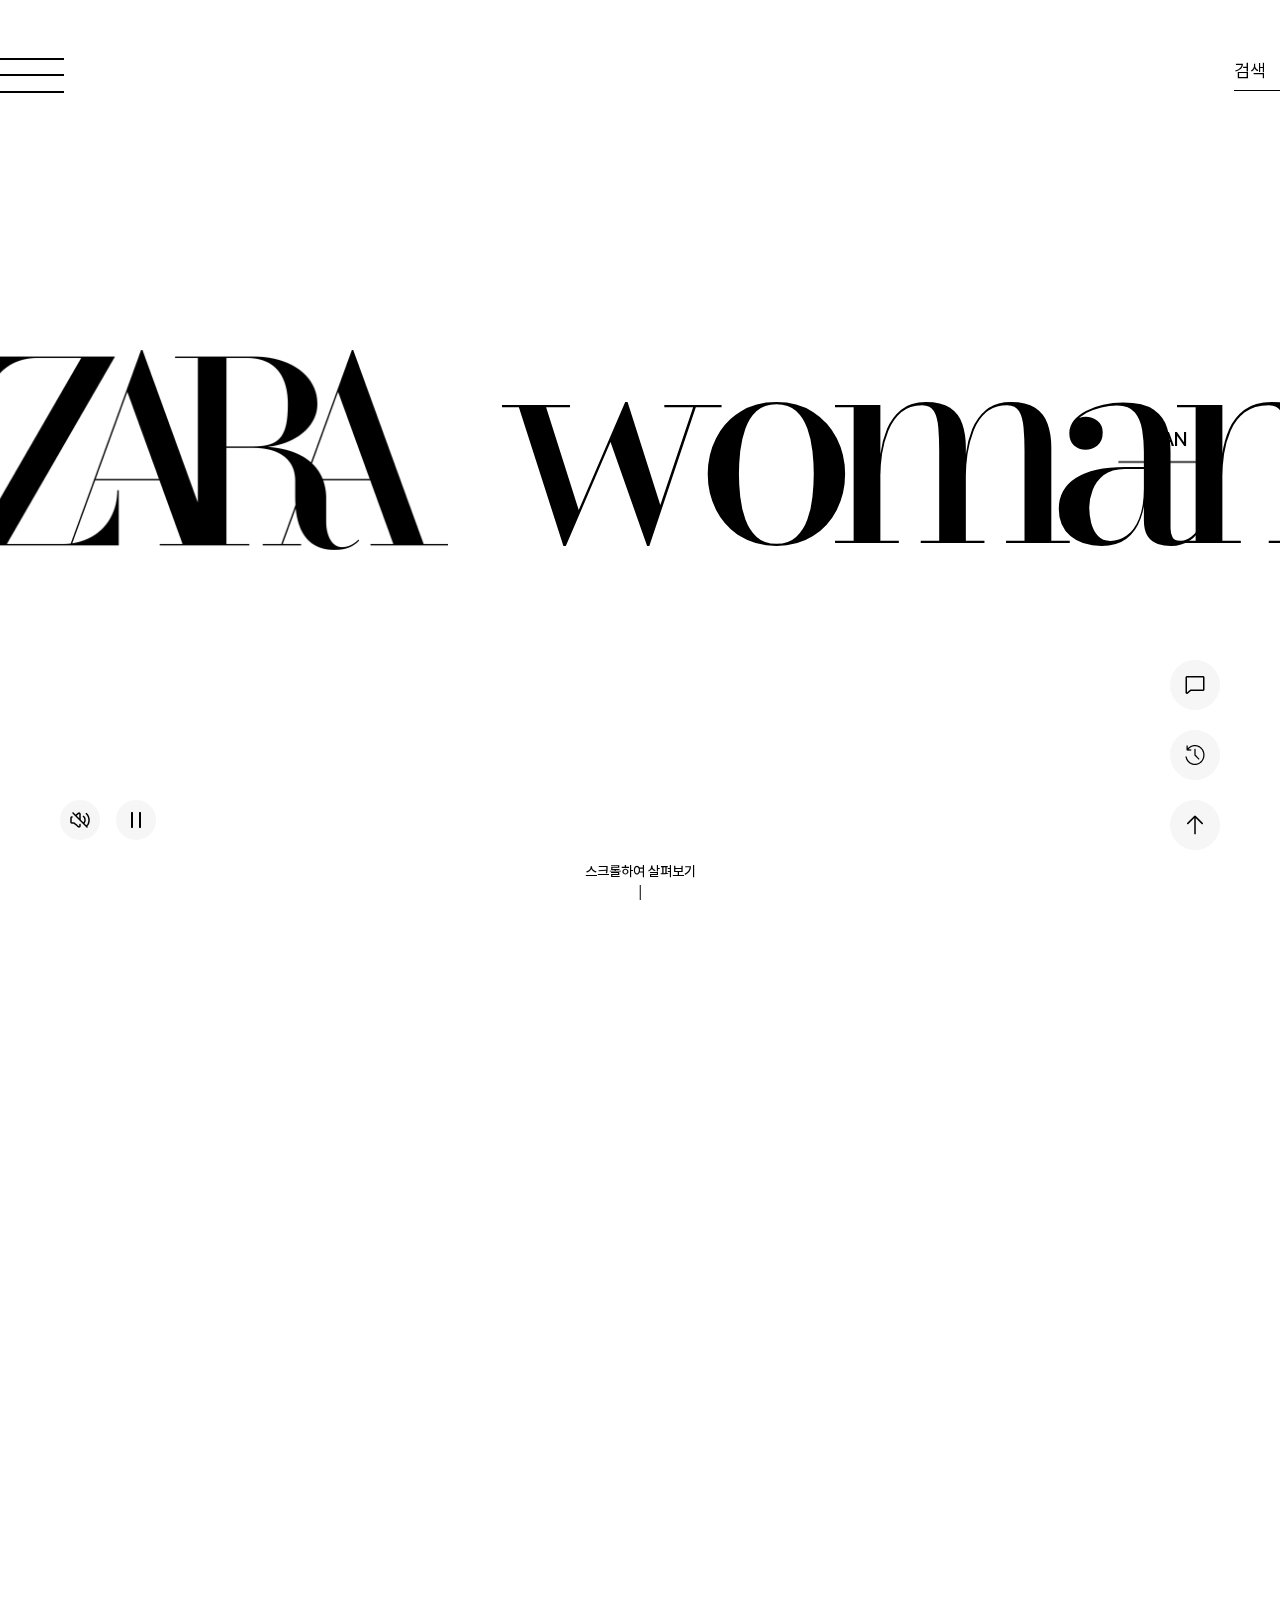
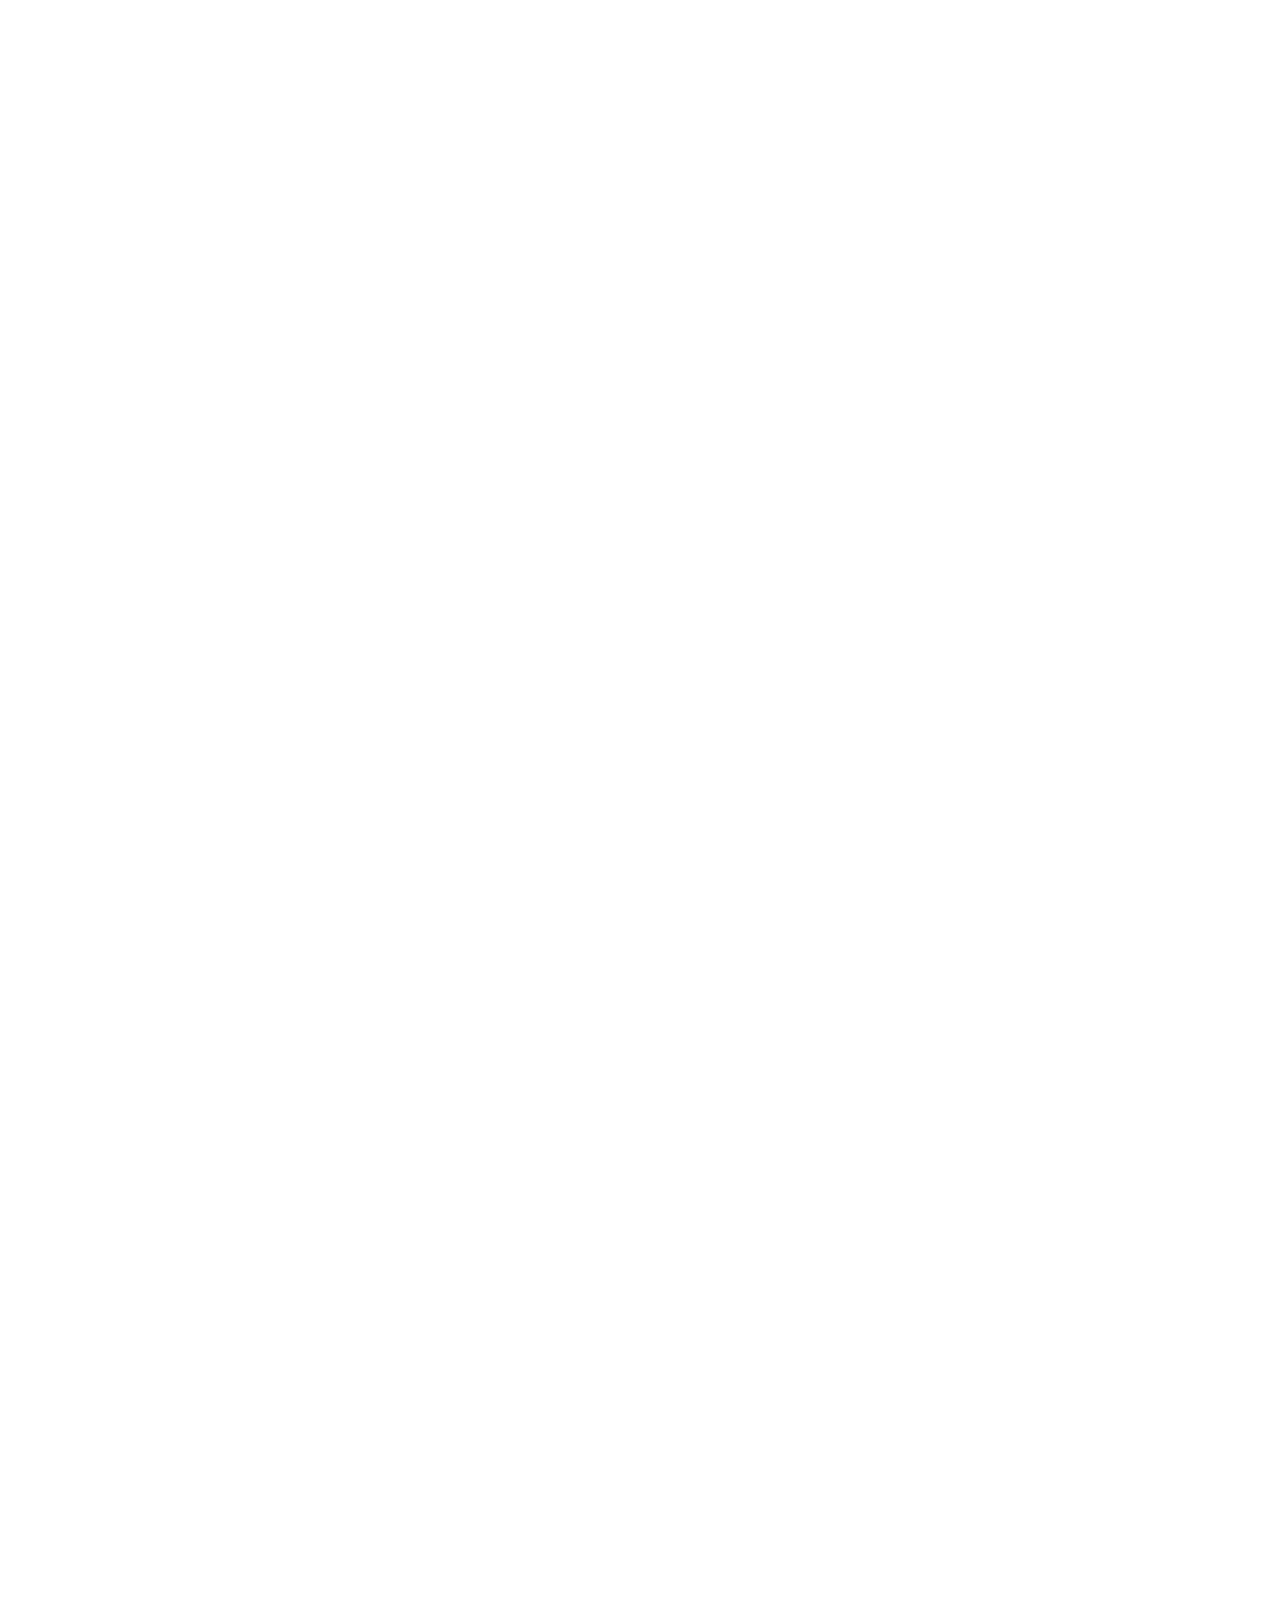
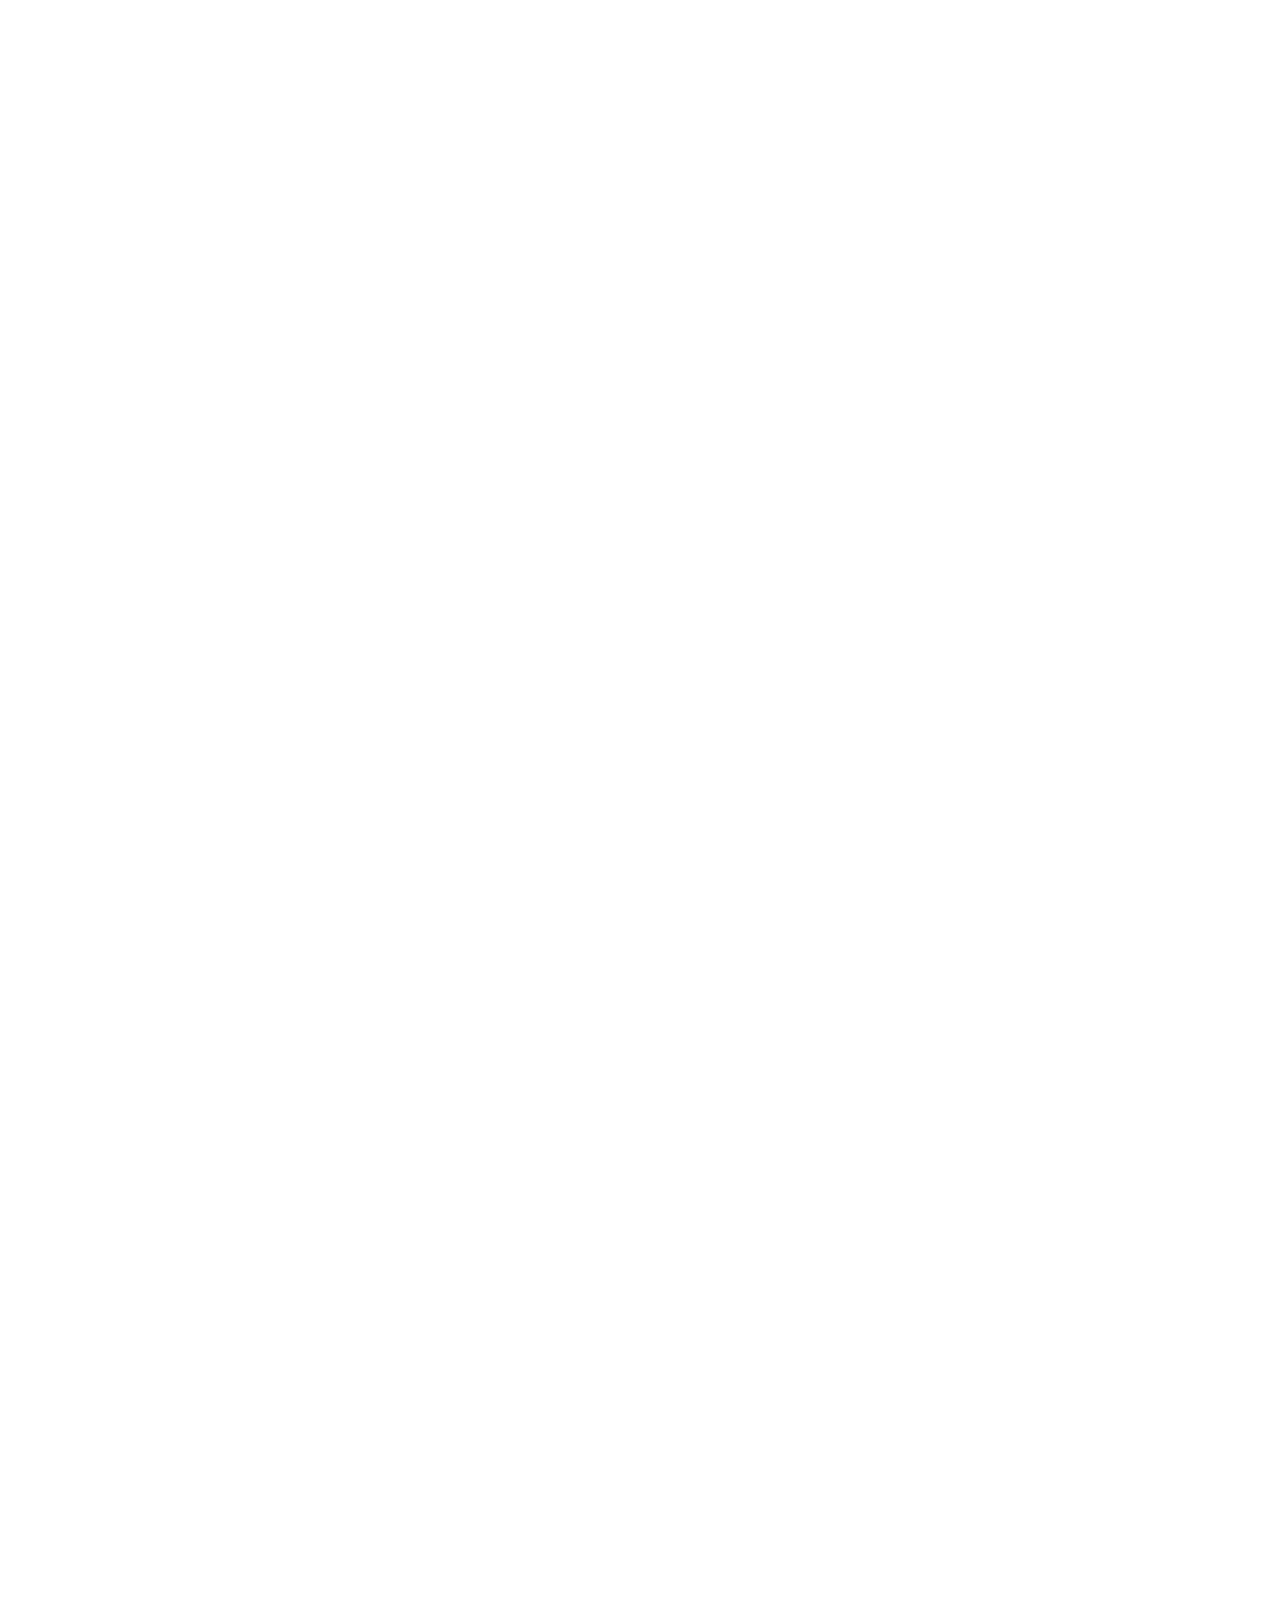
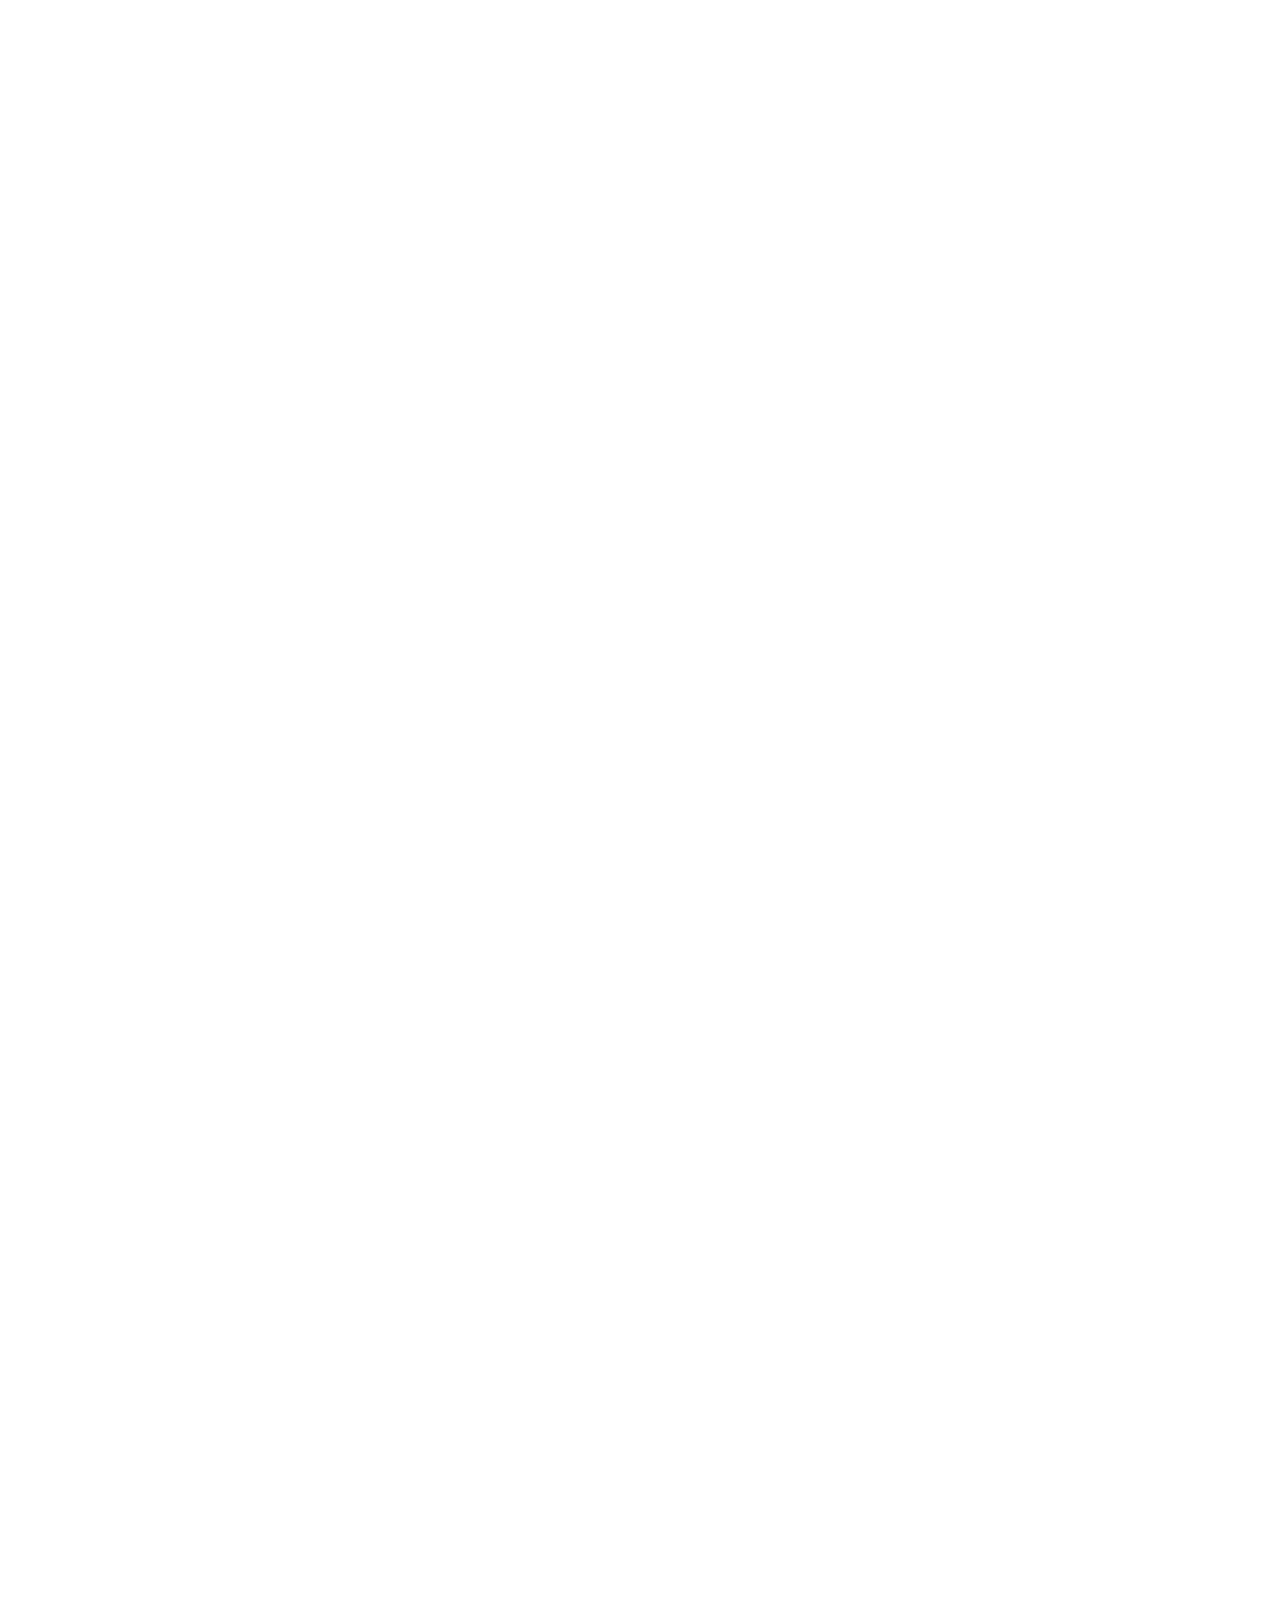
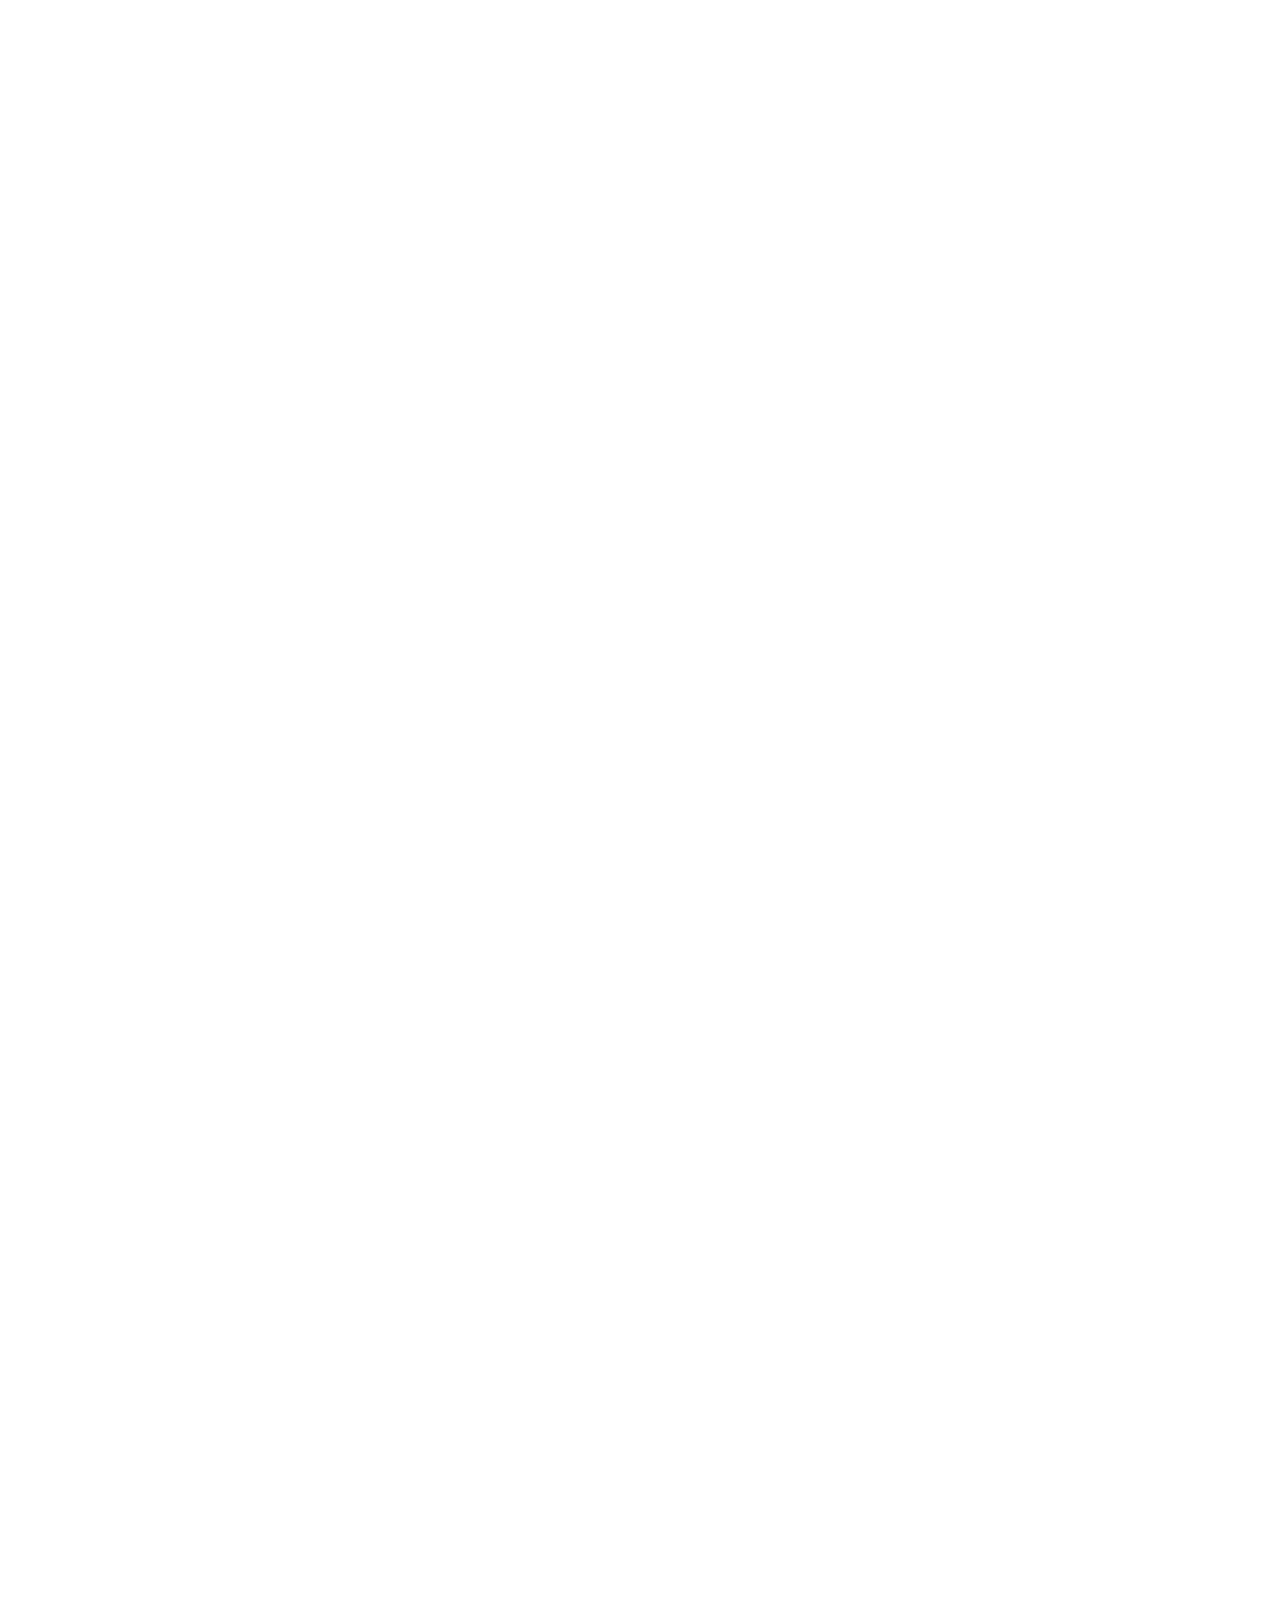
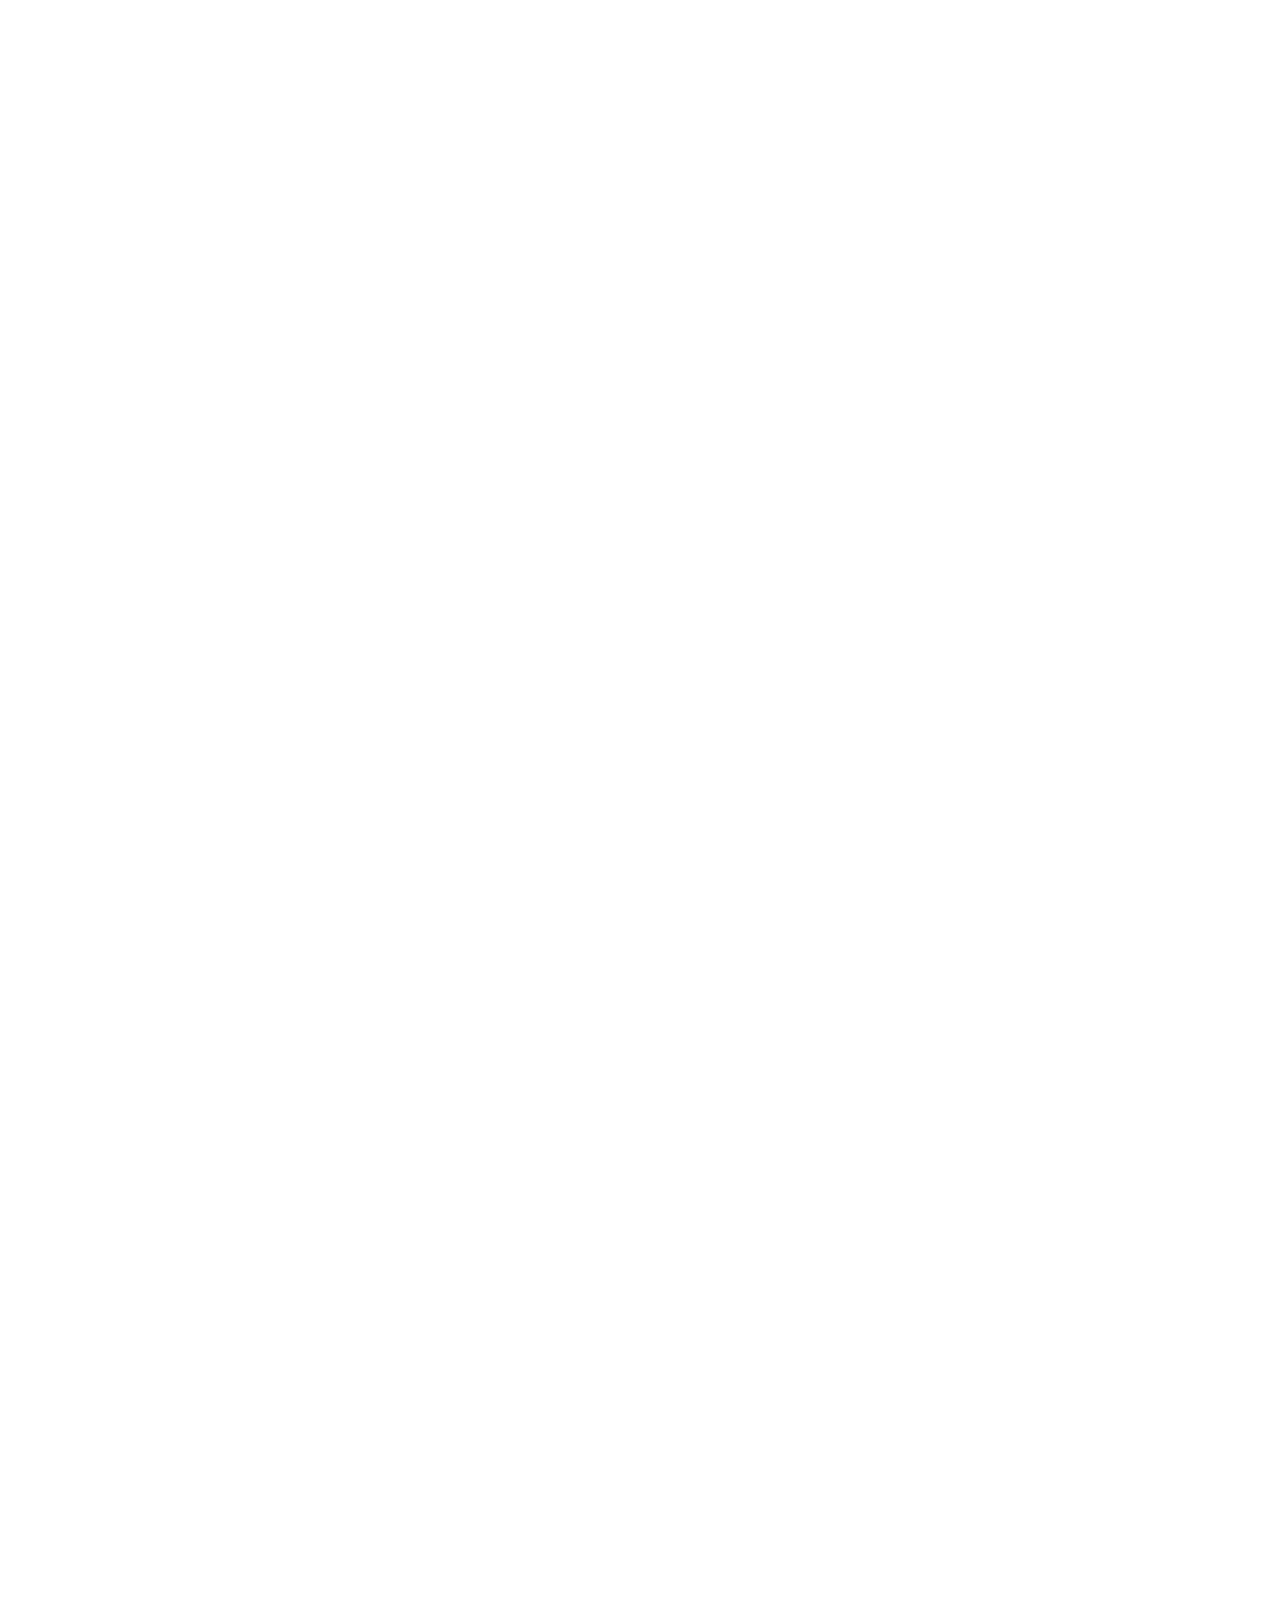
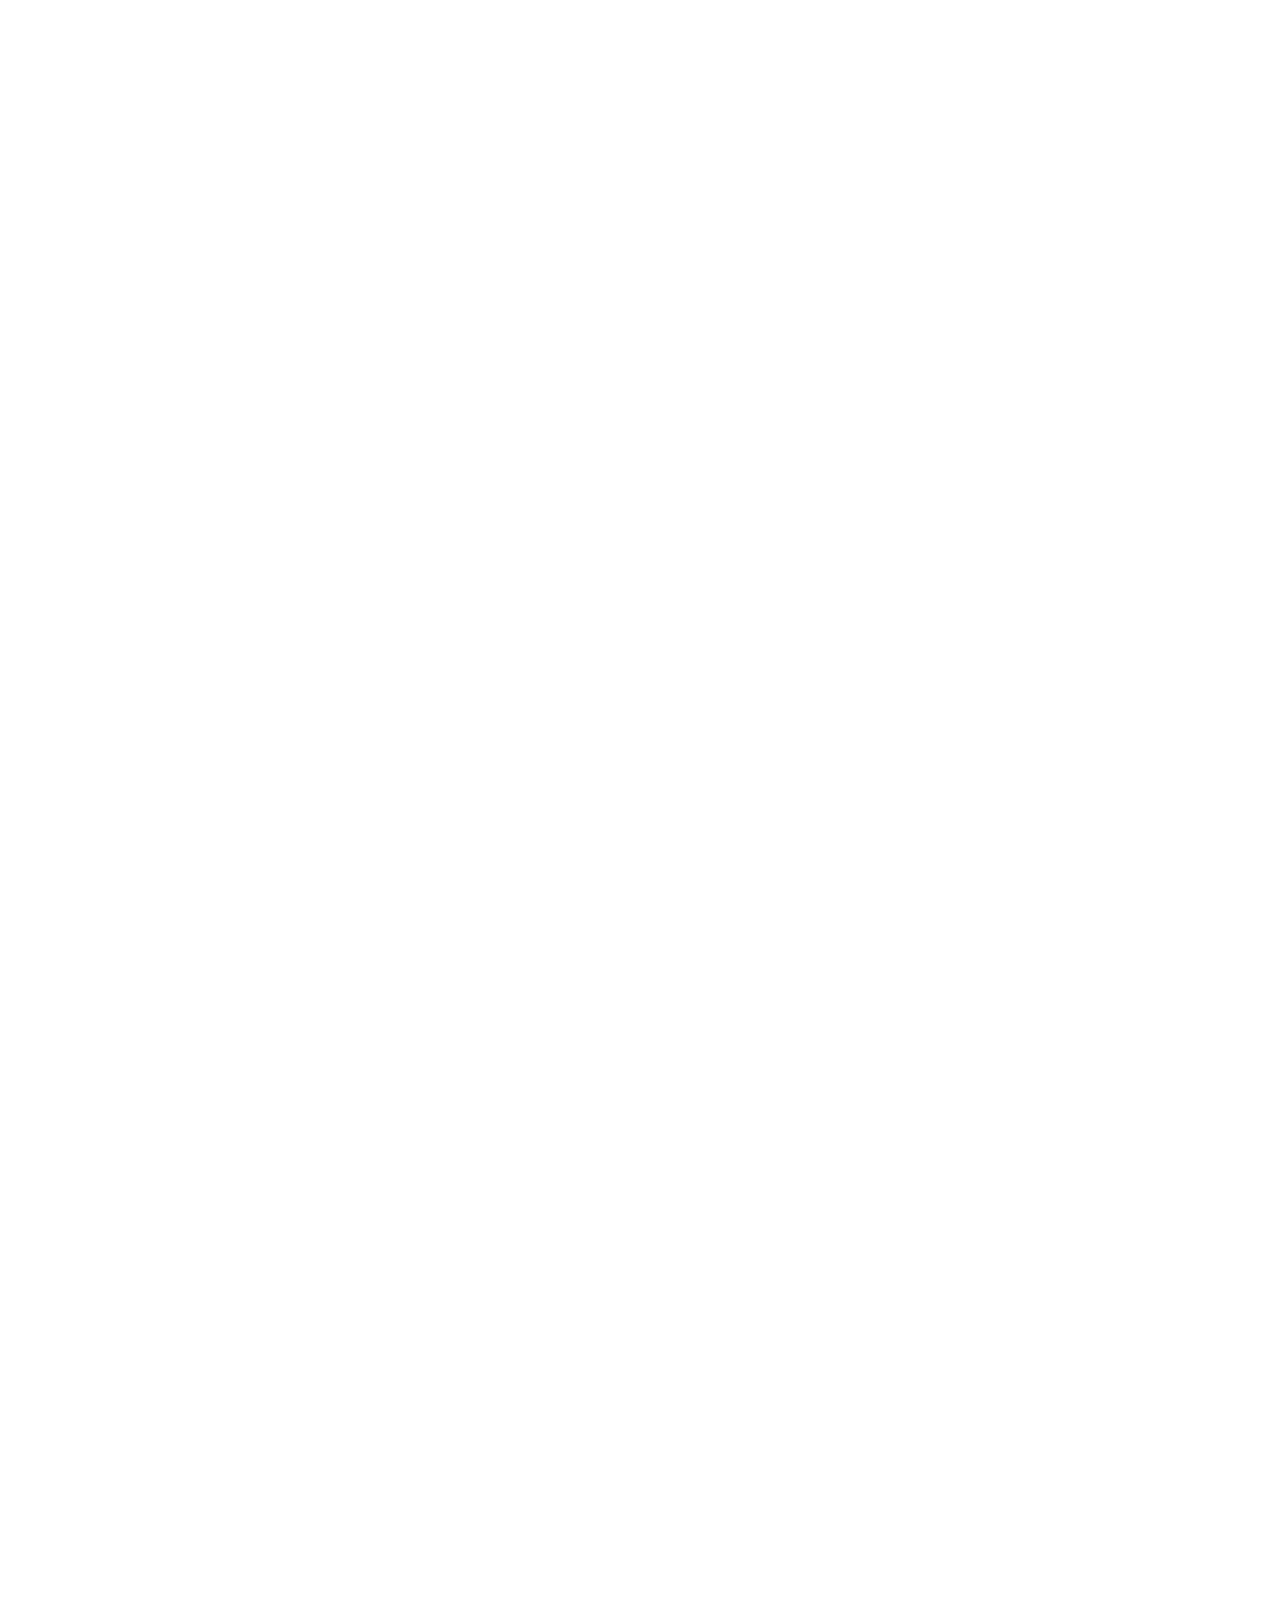
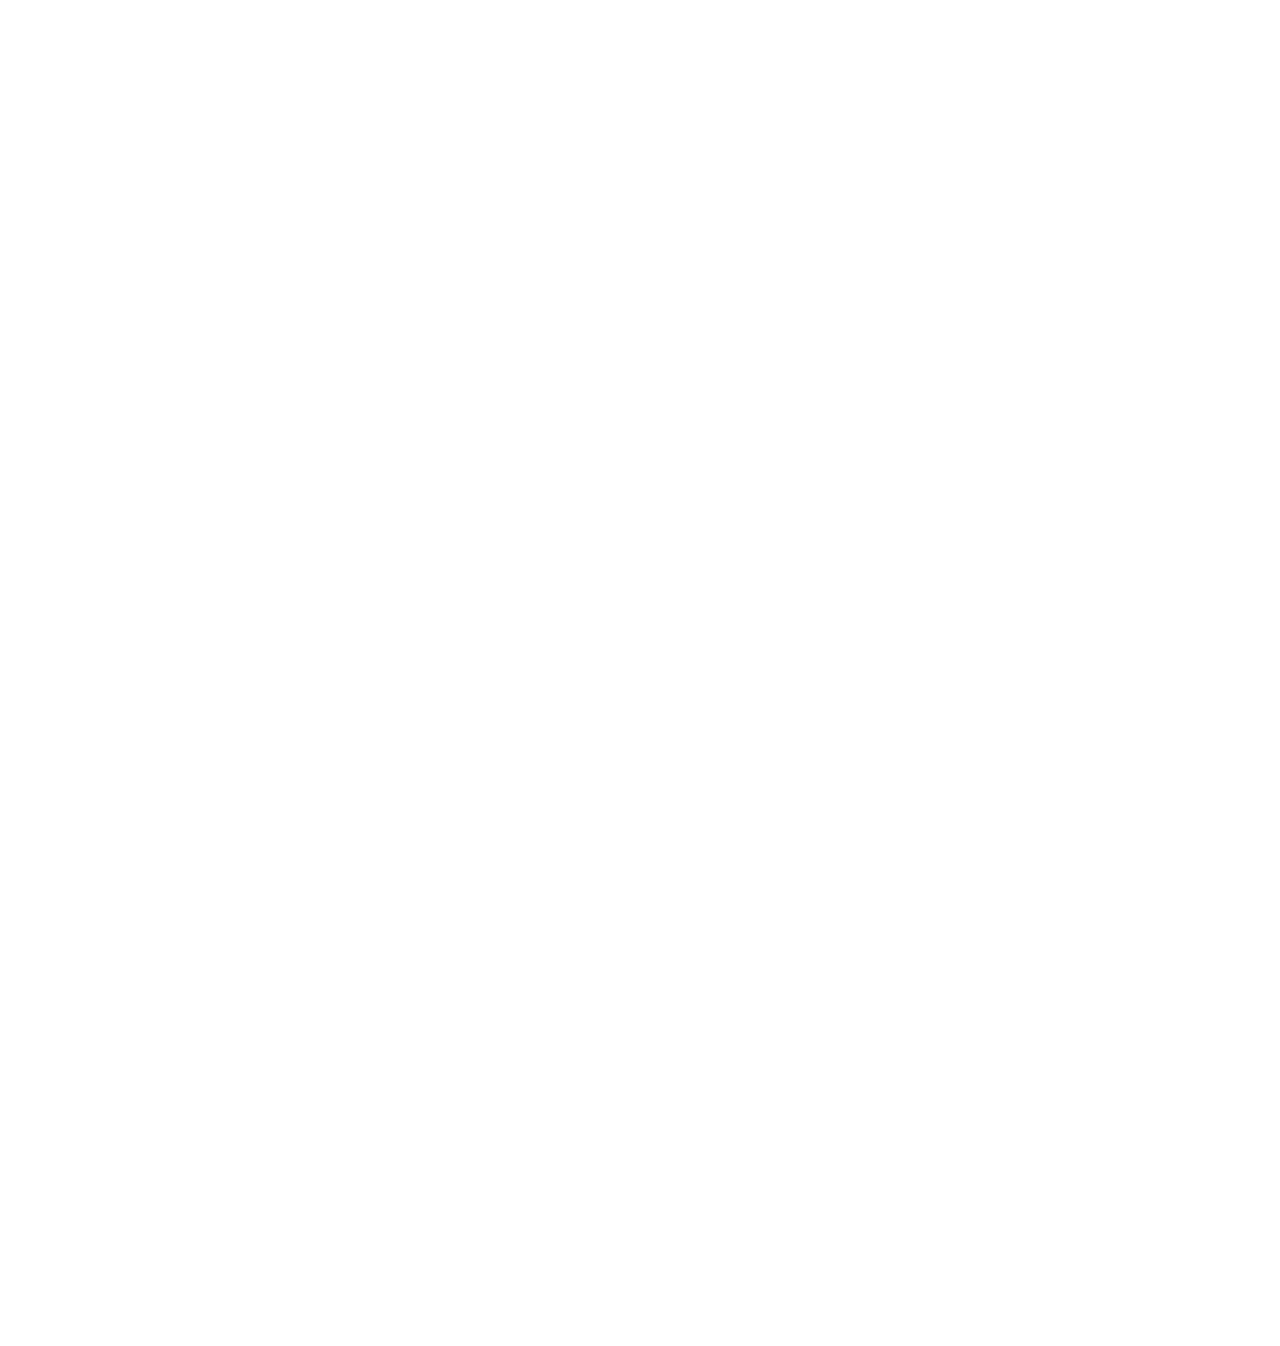
<file: index.html>
<!DOCTYPE html>
<html lang="ko">

<head>
    <meta charset="UTF-8">
    <meta name="viewport" content="width=device-width, initial-scale=1.0">
    <title>자라 메인페이지 여성</title>
    <link rel="stylesheet" href="lib/fullpage.css">
    <link rel="stylesheet" href="https://cdn.jsdelivr.net/npm/swiper@11/swiper-bundle.min.css" />
    <link rel="stylesheet" href="css/index.css">

    <script src="https://cdn.jsdelivr.net/npm/swiper@11/swiper-bundle.min.js"></script>
    <script>
        window.onload = () => {
            var swiper = new Swiper(".scrollbar", {
                watchSlidesProgress: true,
                slidesPerView: 4,
                spaceBetween: 67,
                scrollbar: {
                    el: ".swiper-scrollbar",
                    hide: false,
                },
            });
            var swiper = new Swiper(".specialswipe", {
                slidesPerView: 3,
                spaceBetween: 50,
                navigation: {
                    nextEl: ".swiper-button-next",
                    prevEl: ".swiper-button-prev",
                },
            });
            var swiper = new Swiper(".collection", {
                navigation: {
                    nextEl: ".swiper-button-next",
                    prevEl: ".swiper-button-prev",
                },
                allowTouchMove: false
            });

            var itemWwiper = new Swiper(".slide_wrap_inner", {
                slidesPerView: 3.5,
                spaceBetween: 24,
                scrollbar: {
                    el: ".swiper-scrollbar",
                    hide: false,
                },
            });
            var swiper = new Swiper(".trf-swiper", {
                navigation: {
                    nextEl: ".swiper-button-next",
                    prevEl: ".swiper-button-prev",
                },
            });

            var swiper = new Swiper(".menu_image", {
                slidesPerView: 1.73,
            });

            let hdMenu = document.querySelector('.menu');
            let hdClose = document.querySelector('.menu_close');
            let hdMenuWrap = document.querySelector('.menu_wrap');
            let hdDep01_1 = document.querySelector('.depth-01-1');
            let hdDep01_2 = document.querySelector('.depth-01-2');
            let hdDep01_3 = document.querySelector('.depth-01-3');
            let hdDep01_4 = document.querySelector('.depth-01-4');
            let hdDep01_5 = document.querySelector('.depth-01-5');
            let hdDep01_6 = document.querySelector('.depth-01-6');
            let hdDep01_7 = document.querySelector('.depth-01-7');
            let hdDep02 = document.querySelector('.depth-02');
            let hdDep02_2 = document.querySelector('.depth-02-2');
            let hdDep02_3 = document.querySelector('.depth-02-3');
            let hdDep02_4 = document.querySelector('.depth-02-4');
            let hdDep02_5 = document.querySelector('.depth-02-5');
            let hdDep02_6 = document.querySelector('.depth-02-6');
            let hdDep02_7 = document.querySelector('.depth-02-7');

            hdMenu.addEventListener('click', () => {
                hdMenuWrap.classList.add('active');
            });

            hdClose.addEventListener('click', () => {
                hdMenuWrap.classList.remove('active')
            });

            hdDep01_1.addEventListener('click', () => {
                hdDep01_1.classList.add('active');
                hdDep01_2.classList.remove('active');
                hdDep01_3.classList.remove('active');
                hdDep01_4.classList.remove('active');
                hdDep01_5.classList.remove('active');
                hdDep01_6.classList.remove('active');
                hdDep01_7.classList.remove('active');
            });

            hdDep01_1.addEventListener('click', () => {
                hdDep02.classList.add('active');
                hdDep02_2.classList.remove('active');
                hdDep02_3.classList.remove('active');
                hdDep02_4.classList.remove('active');
                hdDep02_5.classList.remove('active');
                hdDep02_6.classList.remove('active');
                hdDep02_7.classList.remove('active');
            });
            
            hdDep01_2.addEventListener('click', () => {
                hdDep01_1.classList.remove('active');
                hdDep01_2.classList.add('active');
                hdDep01_3.classList.remove('active');
                hdDep01_4.classList.remove('active');
                hdDep01_5.classList.remove('active');
                hdDep01_6.classList.remove('active');
                hdDep01_7.classList.remove('active');
            });

            hdDep01_2.addEventListener('click', () => {
                hdDep02.classList.remove('active');
                hdDep02_2.classList.add('active');
                hdDep02_3.classList.remove('active');
                hdDep02_4.classList.remove('active');
                hdDep02_5.classList.remove('active');
                hdDep02_6.classList.remove('active');
                hdDep02_7.classList.remove('active');
            });

            hdDep01_3.addEventListener('click', () => {
                hdDep01_1.classList.remove('active');
                hdDep01_2.classList.remove('active');
                hdDep01_3.classList.add('active');
                hdDep01_4.classList.remove('active');
                hdDep01_5.classList.remove('active');
                hdDep01_6.classList.remove('active');
                hdDep01_7.classList.remove('active');
            });

            hdDep01_3.addEventListener('click', () => {
                hdDep02.classList.remove('active');
                hdDep02_2.classList.remove('active');
                hdDep02_3.classList.add('active');
                hdDep02_4.classList.remove('active');
                hdDep02_5.classList.remove('active');
                hdDep02_6.classList.remove('active');
                hdDep02_7.classList.remove('active');
            });

            hdDep01_4.addEventListener('click', () => {
                hdDep01_1.classList.remove('active');
                hdDep01_2.classList.remove('active');
                hdDep01_3.classList.remove('active');
                hdDep01_4.classList.add('active');
                hdDep01_5.classList.remove('active');
                hdDep01_6.classList.remove('active');
                hdDep01_7.classList.remove('active');
            });

            hdDep01_4.addEventListener('click', () => {
                hdDep02.classList.remove('active');
                hdDep02_2.classList.remove('active');
                hdDep02_3.classList.remove('active');
                hdDep02_4.classList.add('active');
                hdDep02_5.classList.remove('active');
                hdDep02_6.classList.remove('active');
                hdDep02_7.classList.remove('active');
            });

            hdDep01_5.addEventListener('click', () => {
                hdDep01_1.classList.remove('active');
                hdDep01_2.classList.remove('active');
                hdDep01_3.classList.remove('active');
                hdDep01_4.classList.remove('active');
                hdDep01_5.classList.add('active');
                hdDep01_6.classList.remove('active');
                hdDep01_7.classList.remove('active');
            });

            hdDep01_5.addEventListener('click', () => {
                hdDep02.classList.remove('active');
                hdDep02_2.classList.remove('active');
                hdDep02_3.classList.remove('active');
                hdDep02_4.classList.remove('active');
                hdDep02_5.classList.add('active');
                hdDep02_6.classList.remove('active');
                hdDep02_7.classList.remove('active');
            });

            hdDep01_6.addEventListener('click', () => {
                hdDep01_1.classList.remove('active');
                hdDep01_2.classList.remove('active');
                hdDep01_3.classList.remove('active');
                hdDep01_4.classList.remove('active');
                hdDep01_5.classList.remove('active');
                hdDep01_6.classList.add('active');
                hdDep01_7.classList.remove('active');
            });

            hdDep01_6.addEventListener('click', () => {
                hdDep02.classList.remove('active');
                hdDep02_2.classList.remove('active');
                hdDep02_3.classList.remove('active');
                hdDep02_4.classList.remove('active');
                hdDep02_5.classList.remove('active');
                hdDep02_6.classList.add('active');
                hdDep02_7.classList.remove('active');
            });

            hdDep01_7.addEventListener('click', () => {
                hdDep01_1.classList.remove('active');
                hdDep01_2.classList.remove('active');
                hdDep01_3.classList.remove('active');
                hdDep01_4.classList.remove('active');
                hdDep01_5.classList.remove('active');
                hdDep01_6.classList.remove('active');
                hdDep01_7.classList.add('active');
            });

            hdDep01_7.addEventListener('click', () => {
                hdDep02.classList.remove('active');
                hdDep02_2.classList.remove('active');
                hdDep02_3.classList.remove('active');
                hdDep02_4.classList.remove('active');
                hdDep02_5.classList.remove('active');
                hdDep02_6.classList.remove('active');
                hdDep02_7.classList.add('active');
            });


            let hdBtn1 = document.querySelector('.btn1');
            let hdBtn2 = document.querySelector('.btn2');
            let hdBtn3 = document.querySelector('.btn3');
            let hdBtn4 = document.querySelector('.btn4');
            let hdBtn5 = document.querySelector('.btn5');
            let hdBtn6 = document.querySelector('.btn6');
            let hdBtn7 = document.querySelector('.btn7');
            let hdBtn8 = document.querySelector('.btn8');
            let hdBtn9 = document.querySelector('.btn9');
            let hdBtn10 = document.querySelector('.btn10');
            let hdBtn11 = document.querySelector('.btn11');
            let hdDep03_1 = document.querySelector('.depth03-1');
            let hdDep03_2 = document.querySelector('.depth03-2');
            let hdDep03_3 = document.querySelector('.depth03-3');
            let hdDep03_4 = document.querySelector('.depth03-4');
            let hdDep03_5 = document.querySelector('.depth03-5');
            let hdDep03_6 = document.querySelector('.depth03-6');
            let hdDep03_7 = document.querySelector('.depth03-7');
            let hdDep03_8 = document.querySelector('.depth03-8');
            let hdDep03_9 = document.querySelector('.depth03-9');
            let hdDep03_10 = document.querySelector('.depth03-10');
            let hdDep03_11 = document.querySelector('.depth03-11');

            hdBtn1.addEventListener('click', () => {
                hdBtn1.classList.toggle('active');
                hdDep03_1.classList.toggle('active');
            });

            hdBtn2.addEventListener('click', () => {
                hdBtn2.classList.toggle('active');
                hdDep03_2.classList.toggle('active');
            });

            hdBtn3.addEventListener('click', () => {
                hdBtn3.classList.toggle('active');
                hdDep03_3.classList.toggle('active');
            });
            hdBtn4.addEventListener('click', () => {
                hdBtn4.classList.toggle('active');
                hdDep03_4.classList.toggle('active');
            });
            hdBtn5.addEventListener('click', () => {
                hdBtn5.classList.toggle('active');
                hdDep03_5.classList.toggle('active');
            });
            hdBtn6.addEventListener('click', () => {
                hdBtn6.classList.toggle('active');
                hdDep03_6.classList.toggle('active');
            });
            hdBtn7.addEventListener('click', () => {
                hdBtn7.classList.toggle('active');
                hdDep03_7.classList.toggle('active');
            });
            hdBtn8.addEventListener('click', () => {
                hdBtn8.classList.toggle('active');
                hdDep03_8.classList.toggle('active');
            });
            hdBtn9.addEventListener('click', () => {
                hdBtn9.classList.toggle('active');
                hdDep03_9.classList.toggle('active');
            });
            hdBtn10.addEventListener('click', () => {
                hdBtn10.classList.toggle('active');
                hdDep03_10.classList.toggle('active');
            });
            hdBtn11.addEventListener('click', () => {
                hdBtn11.classList.toggle('active');
                hdDep03_11.classList.toggle('active');
            });

        };
    </script>
</head>

<body>
    <header class="header">
        <div class="inner">
            <a href="#" class="menu">
                <img src="img/menu.png" alt="메뉴">
            </a>
            <div class="menu_wrap">
                <div class="menu_inner">
                    <div class="menu_logo">
                        <div class="menu_close">
                            <a href="#"><img src="img/close.png" alt="메뉴 닫기"></a>
                        </div><!-- menu_close -->
                        <img class="logo" src="img/logo.png" alt="로고">
                    </div><!-- .menu_logo end -->
                    <nav class="nav">
                        <div class="nav_menu">
                            <a href="#">LOGIN</a>
                            <a href="#">SIGNUP</a>
                            <a href="#">CART</a>
                        </div><!-- .nav_menu end -->
                        <ul class="gnb">
                            <li>
                                <a href="#" class="depth-01-1">여성</a>
                                <div class="depth-02">
                                    <div class="image_box">
                                        <div class="swiper menu_image">
                                            <div class="swiper-wrapper">
                                                <div class="swiper-slide">
                                                    <a href="#"><img src="img/menu1.jpg" alt="메뉴이미지1_여성"></a>
                                                </div><!-- swiper-slide -->
                                                <div class="swiper-slide">
                                                    <a href="#"><img src="img/menu2.jpg" alt="메뉴이미지2_여성"></a>
                                                </div><!-- swiper-slide -->
                                                <div class="swiper-slide">
                                                    <a href="#"><img src="img/menu1-1.jpg" alt="메뉴이미지3_여성"></a>
                                                </div><!-- swiper-slide -->
                                            </div><!-- swiper-wrapper -->
                                        </div><!-- swiper menu_image -->
                                    </div><!-- image_box -->
                                    <ul class="text-01">
                                        <li><a href="#">THE NEW</a></li>
                                        <li><a href="#">SALE</a></li>
                                        <li><a href="#">특가 상품</a></li>
                                        <li><a href="#">BEST SELLERS</a></li>
                                        <li><a href="#">토탈룩</a></li>
                                    </ul><!-- .text-01 end -->
                                    <ul class="text-01">
                                        <li><a href="#">모두보기</a></li>
                                        <li><a href="#">원피스</a></li>
                                        <li><a href="#">셔츠 및 탑</a></li>
                                        <li><a href="#">스커트</a></li>
                                        <li><a href="#">니트웨어</a></li>
                                        <li><a href="#">데님</a></li>
                                        <li><a href="#">티셔츠 및 스웨트 셔츠</a></li>
                                        <li><a href="#">팬츠</a></li>
                                        <li><a href="#">아우터</a></li>
                                        <li><a href="#">재킷 및 코트</a></li>
                                        <li><a href="#">언더웨어 및 비치웨어</a></li>
                                        <li><a href="#">슈즈</a></li>
                                        <li><a href="#">가방</a></li>
                                        <li><a href="#">액세서리</a></li>
                                    </ul><!-- .text-01 end -->
                                    <ul class="text-01-1">
                                        <li>
                                            <a href="#">TRF COVERS</a>
                                        </li>
                                        <li>
                                            <a href="#" class="btn1">THE PROCESS</a>
                                            <div class="depth03-1">
                                                <ul class="text-02">
                                                    <li><a href="#">EDITORIAL</a></li>
                                                    <li><a href="#">컬렉션</a></li>
                                                    <li><a href="#">절차</a></li>
                                                </ul><!-- text-02 -->
                                            </div><!-- .depth03-1 end -->
                                        </li>
                                        <li>
                                            <a href="#" class="btn2">SPECIAL EDITION</a>
                                            <div class="depth03-2">
                                                <ul class="text-02">
                                                    <li><a href="#">SRPLS LNN</a></li>
                                                    <li><a href="#">SUMMER AURA</a></li>
                                                    <li><a href="#">ZARA HAIR</a></li>
                                                </ul><!-- text-02 -->
                                            </div><!-- .depth03-2 end -->
                                        </li>
                                    </ul><!-- .text-01-1 end -->
                                </div><!-- .depth-02 end -->
                            </li>
                            <li>
                                <a href="#" class="depth-01-2">남성</a>
                                <div class="depth-02-2">
                                    <div class="image_box">
                                        <div class="swiper menu_image">
                                            <div class="swiper-wrapper">
                                                <div class="swiper-slide">
                                                    <a href="#"><img src="img/menu_2-1.jpg" alt="메뉴이미지1_남성"></a>
                                                </div><!-- swiper-slide -->
                                                <div class="swiper-slide">
                                                    <a href="#"><img src="img/menu_2-2.jpg" alt="메뉴이미지2_남성"></a>
                                                </div><!-- swiper-slide -->
                                                <div class="swiper-slide">
                                                    <a href="#"><img src="img/menu_2-3.jpg" alt="메뉴이미지3_남성"></a>
                                                </div><!-- swiper-slide -->
                                            </div><!-- swiper-wrapper -->
                                        </div><!-- swiper menu_image -->
                                    </div><!-- image_box -->
                                    <ul class="text-01">
                                        <li><a href="#">THE NEW</a></li>
                                        <li><a href="#">SALE</a></li>
                                        <li><a href="#">BEST SELLERS</a></li>
                                        <li><a href="#">토탈룩</a></li>
                                    </ul><!-- .text-01 end -->
                                    <ul class="text-01">
                                        <li><a href="#">모두보기</a></li>
                                        <li><a href="#">아우터</a></li>
                                        <li><a href="#">재킷 및 코트</a></li>
                                        <li><a href="#">셔츠</a></li>
                                        <li><a href="#">티셔츠 및 폴로 셔츠</a></li>
                                        <li><a href="#">팬츠</a></li>
                                        <li><a href="#">데님</a></li>
                                        <li><a href="#">니트웨어</a></li>
                                        <li><a href="#">린넨</a></li>
                                        <li><a href="#">수트</a></li>
                                        <li><a href="#">스포츠웨어</a></li>
                                        <li><a href="#">비치웨어</a></li>
                                        <li><a href="#">슈즈</a></li>
                                        <li><a href="#">가방</a></li>
                                        <li><a href="#">액세서리</a></li>
                                    </ul><!-- .text-01 end -->
                                    <ul class="text-01-1">
                                        <li>
                                            <a href="#">ZARA ATHLECTICZ</a>
                                        </li>
                                        <li>
                                            <a href="#">ZARA ORIGIN</a>
                                        </li>
                                        <li>
                                            <a href="#" class="btn3">SPECIAL EDITION</a>
                                            <div class="depth03-3">
                                                <ul class="text-02">
                                                    <li><a href="#">SRPLS LNN</a></li>
                                                    <li><a href="#">SUMMER AURA</a></li>
                                                </ul><!-- text-02 -->
                                            </div><!-- .depth03-3 end -->
                                        </li>
                                    </ul><!-- .text-01 end -->
                                </div><!-- .depth-02 end -->
                            </li>
                            <li>
                                <a href="#" class="depth-01-3">아동</a>
                                <div class="depth-02-3">
                                    <div class="image_box">
                                        <div class="swiper menu_image">
                                            <div class="swiper-wrapper">
                                                <div class="swiper-slide">
                                                    <a href="#"><img src="img/menu3-1.jpg" alt="메뉴이미지1_아동"></a>
                                                </div><!-- swiper-slide -->
                                                <div class="swiper-slide">
                                                    <a href="#"><img src="img/menu3-2.jpg" alt="메뉴이미지2_아동"></a>
                                                </div><!-- swiper-slide -->
                                                <div class="swiper-slide">
                                                    <a href="#"><img src="img/menu3-3.jpg" alt="메뉴이미지3_아동"></a>
                                                </div><!-- swiper-slide -->
                                                <div class="swiper-slide">
                                                    <a href="#"><img src="img/menu3-4.jpg" alt="메뉴이미지4_아동"></a>
                                                </div><!-- swiper-slide -->
                                                <div class="swiper-slide">
                                                    <a href="#"><img src="img/menu3-5.jpg" alt="메뉴이미지5_아동"></a>
                                                </div><!-- swiper-slide -->
                                            </div><!-- swiper-wrapper -->
                                        </div><!-- swiper menu_image -->
                                    </div><!-- image_box -->
                                    <ul class="text-01">
                                        <li><a href="#">THE NEW</a></li>
                                        <li><a href="#">SALE</a></li>
                                        <li><a href="#">BEST SELLERS</a></li>
                                    </ul><!-- .text-01 end -->
                                    <ul class="text-01-1">
                                        <li>
                                            <a href="#" class="btn4">여아</a>
                                            <div class="depth03-4">
                                                <ul class="text-02">
                                                    <li><a href="#">18개월 ~ 6세</a></li>
                                                    <li><a href="#">6세 ~ 14세</a></li>
                                                </ul><!-- .text-02 end -->
                                            </div><!-- .depth03-4 -->
                                        </li>
                                        <li>
                                            <a href="#" class="btn5">남아</a>
                                            <div class="depth03-5">
                                                <ul class="text-02">
                                                    <li><a href="#">18개월 ~ 6세</a></li>
                                                    <li><a href="#">6세 ~ 14세</a></li>
                                                </ul><!-- .text-02 end -->
                                            </div><!-- depth03-5 -->
                                        </li>
                                        <li>
                                            <a href="#" class="btn6">베이비</a>
                                            <div class="depth03-6">
                                                <ul class="text-02">
                                                    <li><a href="#">0 ~ 18개월</a></li>
                                                </ul><!-- .text-02 end -->
                                            </div><!-- depth03-6 -->
                                        </li>
                                    </ul><!-- .text-01 end -->
                                    <ul class="text-01-1">
                                        <li>
                                            <a href="#">ZARA TIMELESS</a>
                                        </li>
                                        <li>
                                            <a href="#" class="btn7">SPECIAL EDITION</a>
                                            <div class="depth03-7">
                                                <ul class="text-02">
                                                    <li><a href="#">SRPLS LNN</a></li>
                                                    <li><a href="#">SUMMER AURA</a></li>
                                                </ul><!-- text-02 -->
                                            </div><!-- .depth03-7 end -->
                                        </li>
                                    </ul><!-- .text-01 end -->
                                </div><!-- .depth-02-3 end -->
                            </li>
                            <li>
                                <a href="#" class="depth-01-4">HOME</a>
                                <div class="depth-02-4">
                                    <div class="image_box">
                                        <div class="swiper menu_image">
                                            <div class="swiper-wrapper">
                                                <div class="swiper-slide">
                                                    <a href="#"><img src="img/menu4-1.jpg" alt="메뉴이미지1_홈"></a>
                                                </div><!-- swiper-slide -->
                                                <div class="swiper-slide">
                                                    <a href="#"><img src="img/menu4-2.jpg" alt="메뉴이미지2_홈"></a>
                                                </div><!-- swiper-slide -->
                                                <div class="swiper-slide">
                                                    <a href="#"><img src="img/menu4-3.jpg" alt="메뉴이미지3_홈"></a>
                                                </div><!-- swiper-slide -->
                                            </div><!-- swiper-wrapper -->
                                        </div><!-- swiper menu_image -->
                                    </div><!-- image_box -->
                                    <ul class="text-01">
                                        <li><a href="#">모두보기</a></li>
                                        <li><a href="#">가구</a></li>
                                        <li><a href="#">침구</a></li>
                                        <li><a href="#">조명</a></li>
                                        <li><a href="#">러그</a></li>
                                        <li><a href="#">거울</a></li>
                                        <li><a href="#">주방</a></li>
                                        <li><a href="#">데코</a></li>
                                        <li><a href="#">커튼 & 블라인드</a></li>
                                        <li><a href="#">쿠션 & 충전재</a></li>
                                        <li><a href="#">욕실</a></li>
                                        <li><a href="#">세탁 & 청소</a></li>
                                        <li><a href="#">드레스 룸</a></li>
                                        <li><a href="#">홈웨어</a></li>
                                        <li><a href="#">홈 프레이그런스</a></li>
                                        <li><a href="#">책 & 음악</a></li>
                                        <li><a href="#">반려동물</a></li>
                                    </ul><!-- .text-01 end -->
                                    <ul class="text-01-1">
                                        <li>
                                            <a href="#" class="btn8">HOME KIDS</a>
                                            <div class="depth03-8">
                                                <ul class="text-02">
                                                    <li><a href="#">신생아 용품</a></li>
                                                    <li><a href="#">토이 스토어</a></li>
                                                    <li><a href="#">TOY STORY ⓒDISNEY/PIXAR</a></li>
                                                    <li><a href="#">반가워요, 새 학기</a></li>
                                                </ul><!-- text-02 -->
                                            </div><!-- .depth03-8 end -->
                                        </li>
                                        <li>
                                            <a href="#" class="btn9">SPECIAL EDITION</a>
                                            <div class="depth03-9">
                                                <ul class="text-02">
                                                    <li><a href="#">VINCENT VAN DUYSEN</a></li>
                                                    <li><a href="#">ZARAHOME X COLLAGERIE</a></li>
                                                </ul><!-- text-02 -->
                                            </div><!-- .depth03-9 end -->
                                        </li>
                                    </ul><!-- .text-01 end -->
                                </div><!-- .depth-02-4 end -->
                            </li>
                            <li>
                                <a href="#" class="depth-01-5">50TH</a>
                                <div class="depth-02-5">
                                    <ul class="text-01-1">
                                        <li>
                                            <a href="#" class="btn10">경험</a>
                                            <div class="depth03-10">
                                                <ul class="text-02">
                                                    <li><a href="#">50 SONGS OF THE SEA</a></li>
                                                    <li><a href="#">돔</a></li>
                                                    <li><a href="#">방문</a></li>
                                                    <li><a href="#">MEDIA</a></li>
                                                </ul><!-- text-02 -->
                                            </div><!-- .depth03-10 end -->
                                        </li>
                                        <li><a href="#">THE GIFT SHOP</a></li>
                                        <li><a href="#">THE FILM</a></li>
                                        <li><a href="#">컬렉션</a></li>
                                        <li><a href="#">ZARA 스토리</a></li>
                                        <li><a href="#">ZARA 최초의 매장</a></li>
                                    </ul><!-- .text-01 end -->
                                </div><!-- .depth-02-5 end -->
                            </li>
                            <li>
                                <a href="#" class="depth-01-6">향수</a>
                                <div class="depth-02-6">
                                    <ul class="text-01">
                                        <li><a href="#">여성</a></li>
                                        <li><a href="#">남성</a></li>
                                        <li><a href="#">아동</a></li>
                                    </ul><!-- .text-01 end -->
                                </div><!-- .depth-02-6 end -->
                            </li>
                            <li>
                                <a href="#" class="depth-01-7">TRAVEL MODE</a>
                                <div class="depth-02-7">
                                    <ul class="text-01">
                                        <li><a href="#">ABOUT</a></li>
                                        <li><a href="#">THE GUIDES</a></li>
                                    </ul><!-- .text-01 end -->
                                </div><!-- .depth-02-7 end -->
                            </li>
                            <li class="menu_inside">
                                <a href="#">JOIN LIFE</a>
                                <a href="#" class="btn11">안내</a>
                                <div class="depth03-11">
                                    <ul class="text-02">
                                        <li><a href="#">뉴스레터</a></li>
                                        <li><a href="#">고객 센터</a></li>
                                        <li><a href="#">매장</a></li>
                                        <li><a href="#">도움말</a></li>
                                        <li><a href="#">언론 보도</a></li>
                                        <li><a href="#">회사소개</a></li>
                                        <li><a href="#">사무소</a></li>
                                    </ul><!-- text-02 -->
                                </div><!-- .depth03-11 end -->
                                <a href="#">채용</a>
                                <a href="#">매장</a>
                            </li><!-- menu_inside end -->
                            <li class="menu_icon">
                                <a href="#">
                                    <img src="img/appstore.png" alt="앱스토어">
                                    <img src="img/googlestore.png" alt="구글스토어">
                                </a>
                            </li><!-- .menu_icon end -->
                        </ul><!-- .gnb end -->
                    </nav><!-- .nav end -->
                </div><!-- .menu_inner end -->
            </div><!-- .menu_wrap end -->
            <a href="#" class="search">검색</a>
            <a href="#" class="help">도움말</a>
            <div class="box-01">
                <a href="#"><img src="img/lets-icons_user-light.png" alt="마이페이지"></a>
                <a href="#"><img src="img/heart.png" alt="위시리스트"></a>
                <a href="#"><img src="img/cart.png" alt="장바구니"></a>
            </div><!-- .box-01 end -->
        </div><!-- .inner end -->
        <div class="low_icon">
            <a href="#"><img src="img/chat.png" alt="채팅"></a>
            <a href="#"><img src="img/last.png" alt="최근본상품"></a>
            <a href="#"><img src="img/up.png" alt="위로가기"></a>
        </div><!-- .low_icon end -->
    </header><!-- .header end -->

    <div id="fullpage">
        <section class="section active" id="main_visual">
            <div class="logo">
                <img src="img/logo.png" alt="로고">
                <h2>woman</h2>
            </div><!-- .logo end -->
            <div class="video">
                <iframe src="https://www.youtube.com/embed/GM6eLuEr3Xk?si=MAeZ9XV7ooG01P2l&autoplay=1&mute=1"
                    title="YouTube video player" frameborder="0"
                    allow="accelerometer; autoplay; clipboard-write; encrypted-media; gyroscope; picture-in-picture; web-share"
                    referrerpolicy="strict-origin-when-cross-origin" allowfullscreen></iframe>
            </div><!-- .video end -->
            <a href="#" class="nextpage">
                <p>MAN</p>
                <img src="img/nextpage.png" alt="다음페이지_남성">
            </a><!-- .nextpage end -->
            <div class="video_icon">
                <a href="#"><img src="img/mute.png" alt="음소거"></a>
                <a href="#"><img src="img/pause.png" alt="일시정지"></a>
            </div><!-- .video_icon end -->
            <div class="low">
                <p>스크롤하여 살펴보기</p>
            </div><!-- .low end -->
        </section><!-- #section0 end -->

        <section class="section" id="section1">
            <div class="logo">
                <a href="#">
                    <img src="img/logo.png" alt="로고">
                    <h2>woman</h2>
                </a>
            </div><!-- .logo end -->
            <div class="imagebox">
                <a href="#">
                    <img src="img/section1-1.jpg" alt="메인이미지1-1">
                    <img src="img/section1-2.jpg" alt="메인이미지1-2">
                </a>
            </div><!-- .imagebox end -->
            <a href="#" class="nextpage">
                <p>MAN</p>
                <img src="img/nextpage.png" alt="다음페이지_남성">
            </a><!-- .nextpage end -->
            <a href="#">
                <h3>THE NEW<br />
                    ZARA WOMAN COLLECTION<br />
                    FALL WINTER 2025</h3>
            </a>
            <div class="low">
                <p>2 / 10</p>
            </div><!-- .low end -->
        </section><!-- #section1 end -->

        <section class="section" id="section2">
            <div class="logo">
                <a href="#">
                    <img src="img/logo_white.png" alt="로고">
                    <h2>woman</h2>
                </a>
            </div><!-- .logo end -->
            <div class="imagebox">
                <a href="#">
                    <img src="img/section2-1.jpg" alt="메인이미지2-1">
                    <img src="img/section2-2.jpg" alt="메인이미지2-2">
                </a>
            </div><!-- .imagebox end -->
            <a href="#" class="nextpage">
                <p>MAN</p>
                <img src="img/nextpage.png" alt="다음페이지_남성">
            </a><!-- .nextpage end -->
            <a href="#">
                <h3>THE NEW<br />
                    ZARA WOMAN COLLECTION<br />
                    FALL WINTER 2025</h3>
            </a>
            <div class="low">
                <p>3 / 10</p>
            </div><!-- .low end -->
        </section><!-- #section2 end -->

        <section class="section" id="section3">
            <a href="#">
                <img src="img/sale1.jpg" alt="세일메인이미지">
                <h2>SALE</h2>
                <h3>온라인 스토어 및 전국 매장</h3>
                <span><u>세일 상품 구경하러가기</u></span>
            </a>
            <div class="text">
                <p>SALE 최대 50% 할인</p>
                <p>일부 품목 제외</p>
                <p>6월 25일부터 재고 소진시까지</p>
            </div><!-- .text end -->
            <div class="low">
                <p>4 / 10</p>
            </div><!-- .low end -->
        </section><!-- #section3 end -->

        <section class="section" id="section4">
            <h2>THE NEW</h2>
            <div class="new">
                <a href="new.html">
                    <p>신상품 전체보기</p>
                    <img src="img/arrow_right.png" alt="화살표_오른쪽">
                </a>
            </div><!-- .new end -->
            <ul class="image_box">
                <li>
                    <a href="#">
                        <img class="before" src="img/new1.jpg" alt="신상품1_1">
                        <img class="after" src="img/new1-2.jpg" alt="신상품1_2">
                    </a>
                </li>
                <li>
                    <a href="#">
                        <img class="before" src="img/new2.jpg" alt="신상품2_1">
                        <img class="after" src="img/new2-2.jpg" alt="신상품2_2">
                    </a>
                </li>
                <li>
                    <a href="#">
                        <img class="before" src="img/new3.jpg" alt="신상품3_1">
                        <img class="after" src="img/new3-2.jpg" alt="신상품3_2">
                    </a>
                </li>
                <il>
                    <a href="#">
                        <img class="before" src="img/new4.jpg" alt="신상품4_1">
                        <img class="after" src="img/new4-2.jpg" alt="신상품4_2">
                    </a>
                </il>
                <li>
                    <a href="#">
                        <img class="before" src="img/new5.jpg" alt="신상품5_1">
                        <img class="after" src="img/new5-2.jpg" alt="신상품5_2">
                    </a>
                </li>
                <li>
                    <a href="#">
                        <img class="before" src="img/new6.jpg" alt="신상품6_1">
                        <img class="after" src="img/new6-2.jpg" alt="신상품6_2">
                    </a>
                </li>
                <li>
                    <a href="#">
                        <img class="before" src="img/new7.jpg" alt="신상품7_1">
                        <img class="after" src="img/new7-2.jpg" alt="신상품7_2">
                    </a>
                </li>
                <li>
                    <a href="#">
                        <img class="before" src="img/new8.jpg" alt="신상품8_1">
                        <img class="after" src="img/new8-2.jpg" alt="신상품8_2">
                    </a>
                </li>
                <li>
                    <a href="#">
                        <img class="before" src="img/new9.jpg" alt="신상품9_1">
                        <img class="after" src="img/new9-2.jpg" alt="신상품9_2">
                    </a>
                </li>
                <li>
                    <a href="#">
                        <img class="before" src="img/new10.jpg" alt="신상품10_1">
                        <img class="after" src="img/new10-2.jpg" alt="신상품10_2">
                    </a>
                </li>
                <li>
                    <a href="#">
                        <img class="before" src="img/new11.jpg" alt="신상품11_1">
                        <img class="after" src="img/new11-2.jpg" alt="신상품11_2">
                    </a>
                </li>
                <li>
                    <a href="#">
                        <img class="before" src="img/new12.jpg" alt="신상품12_1">
                        <img class="after" src="img/new12-2.jpg" alt="신상품12_2">
                    </a>
                </li>
            </ul><!-- .image_box end -->
            <div class="low">
                <p>5 / 10</p>
            </div><!-- .low end -->
        </section><!-- #section4 end -->

        <section class="section" id="section5">
            <h2>BEST SELLERS</h2>
            <div class="best">
                <a href="#">
                    <p>인기상품 전체보기</p>
                    <img src="img/arrow_right.png" alt="화살표_오른쪽">
                </a>
            </div><!-- .best end -->
            <div class="swiper scrollbar">
                <div class="swiper-wrapper">
                    <div class="swiper-slide">
                        <a href="#">
                            <img class="before" src="img/best1-1.jpg" alt="베스트셀러1_1">
                            <div class="after">
                                <img src="img/best_after.jpg" alt="베스트셀러1_2">
                                <div class="txt">
                                    <p>ZW 컬렉션 로맨틱 자수 블라우스</p>
                                    <span>₩ 59,900</span>
                                    <img src="img/더보기.png" alt="더보기">
                                </div><!-- .txt end -->
                            </div><!-- .after end -->
                        </a>
                    </div><!-- swiper-slide -->
                    <div class="swiper-slide">
                        <a href="#">
                            <img class="before" src="img/best2-1.jpg" alt="베스트셀러2_1">
                            <div class="after">
                                <img src="img/best2_after.jpg" alt="베스트셀러2_2">
                                <div class="txt">
                                    <p>ZW 컬렉션 플라워 프린트 원피스</p>
                                    <span>₩ 129,900</span>
                                    <img src="img/더보기.png" alt="더보기">
                                </div><!-- .txt end -->
                            </div><!-- .after end -->
                        </a>
                    </div><!-- swiper-slide -->
                    <div class="swiper-slide">
                        <a href="#">
                            <img class="before" src="img/best3-1.jpg" alt="베스트셀러3_1">
                            <div class="after">
                                <img src="img/best3_after.jpg" alt="베스트셀러3_2">
                                <div class="txt">
                                    <p>ZW 컬렉션 자수 블라우스</p>
                                    <span>₩ 59,900</span>
                                    <img src="img/더보기.png" alt="더보기">
                                </div><!-- .txt end -->
                            </div><!-- .after end -->
                        </a>
                    </div><!-- swiper-slide -->
                    <div class="swiper-slide">
                        <a href="#">
                            <img class="before" src="img/best4-1.jpg" alt="베스트셀러4_1">
                            <div class="after">
                                <img src="img/best4_after.jpg" alt="베스트셀러4_2">
                                <div class="txt">
                                    <p>ZW 컬렉션 플라워 패턴 원피스</p>
                                    <span>₩ 129,900</span>
                                    <img src="img/더보기.png" alt="더보기">
                                </div><!-- .txt end -->
                            </div><!-- .after end -->
                        </a>
                    </div><!-- swiper-slide -->
                    <div class="swiper-slide">
                        <a href="#">
                            <img class="before" src="img/best5-1.jpg" alt="베스트셀러5_1">
                            <div class="after">
                                <img src="img/best5_after.jpg" alt="베스트셀러5_2">
                                <div class="txt">
                                    <p>ZW 컬렉션 레이스 블라우스</p>
                                    <span>₩ 79,900</span>
                                    <img src="img/더보기.png" alt="더보기">
                                </div><!-- .txt end -->
                            </div><!-- .after end -->
                        </a>
                    </div><!-- swiper-slide -->
                    <div class="swiper-slide">
                        <a href="#">
                            <img class="before" src="img/best6-1.jpg" alt="베스트셀러6_1">
                            <div class="after">
                                <img src="img/best6_after.jpg" alt="베스트셀러6_2">
                                <div class="txt">
                                    <p>ZW 컬렉션 핀스트라이프 팬츠</p>
                                    <span>₩ 109,900</span>
                                    <img src="img/더보기.png" alt="더보기">
                                </div><!-- .txt end -->
                            </div><!-- .after end -->
                        </a>
                    </div><!-- swiper-slide -->
                    <div class="swiper-slide">
                        <a href="#">
                            <img class="before" src="img/best7-1.jpg" alt="베스트셀러7_1">
                            <div class="after">
                                <img src="img/best7_after.jpg" alt="베스트셀러7_2">
                                <div class="txt">
                                    <p>파인 니트 재킷</p>
                                    <span>₩ 49,900</span>
                                    <img src="img/더보기.png" alt="더보기">
                                </div><!-- .txt end -->
                            </div><!-- .after end -->
                        </a>
                    </div><!-- swiper-slide -->
                    <div class="swiper-slide">
                        <a href="#">
                            <img class="before" src="img/best8-1.jpg" alt="베스트셀러8_1">
                            <div class="after">
                                <img src="img/best8_after.jpg" alt="베스트셀러8_2">
                                <div class="txt">
                                    <p>더블 언밸런스 티셔츠</p>
                                    <span>₩ 35,900</span>
                                    <img src="img/더보기.png" alt="더보기">
                                </div><!-- .txt end -->
                            </div><!-- .after end -->
                        </a>
                    </div><!-- swiper-slide -->
                    <div class="swiper-slide">
                        <a href="#">
                            <img class="before" src="img/best9-1.jpg" alt="베스트셀러9_1">
                            <div class="after">
                                <img src="img/best9_after.jpg" alt="베스트셀러9_2">
                                <div class="txt">
                                    <p>미디 원피스 턱 ZW COLLECTION</p>
                                    <span>₩ 109,900</span>
                                    <img src="img/더보기.png" alt="더보기">
                                </div><!-- .txt end -->
                            </div><!-- .after end -->
                        </a>
                    </div><!-- swiper-slide -->
                    <div class="swiper-slide">
                        <a href="#">
                            <img class="before" src="img/best10-1.jpg" alt="베스트셀러10_1">
                            <div class="after">
                                <img src="img/best10_after.jpg" alt="베스트셀러10_2">
                                <div class="txt">
                                    <p>버킷백</p>
                                    <span>₩ 59,900</span>
                                    <img src="img/더보기.png" alt="더보기">
                                </div><!-- .txt end -->
                            </div><!-- .after end -->
                        </a>
                    </div><!-- swiper-slide -->
                    <div class="swiper-slide">
                        <a href="#">
                            <img class="before" src="img/best11-1.jpg" alt="베스트셀러11_1">
                            <div class="after">
                                <img src="img/best11_after.jpg" alt="베스트셀러11_2">
                                <div class="txt">
                                    <p>신축성 있는 스포티 발레리나</p>
                                    <span>₩ 59,900</span>
                                    <img src="img/더보기.png" alt="더보기">
                                </div><!-- .txt end -->
                            </div><!-- .after end -->
                        </a>
                    </div><!-- swiper-slide -->
                    <div class="swiper-slide">
                        <a href="#">
                            <img class="before" src="img/best12-1.jpg" alt="베스트셀러12_1">
                            <div class="after">
                                <img src="img/best12_after.jpg" alt="베스트셀러12_2">
                                <div class="txt">
                                    <p>ZW 컬렉션 스트라이프 셔츠</p>
                                    <span>₩ 79,900</span>
                                    <img src="img/더보기.png" alt="더보기">
                                </div><!-- .txt end -->
                            </div><!-- .after end -->
                        </a>
                    </div><!-- swiper-slide -->
                </div><!-- .swiper-wrapper -->
                <div class="swiper-scrollbar"></div>
            </div><!-- .swiper mySwiper end -->
            <div class="low">
                <p>6 / 10</p>
            </div><!-- .low end -->
        </section><!-- #section5 end -->

        <section class="section" id="section6">
            <h2>SPECIAL EDITION</h2>
            <div class="swiper specialswipe">
                <div class="swiper-wrapper">
                    <div class="swiper-slide">
                        <a href="#">
                            <img src="img/special1.jpg" alt="SUMMER AURA LOOKBOOK">
                            <p>SUMMER AURA LOOKBOOK</p>
                        </a>
                    </div><!-- .swiper-slide -->
                    <div class="swiper-slide">
                        <a href="#">
                            <img src="img/special2.jpg" alt="SRPLS LNN 25 LOOKBOOK">
                            <p>SRPLS LNN 25 LOOKBOOK</p>
                        </a>
                    </div><!-- .swiper-slide end -->
                    <div class="swiper-slide">
                        <a href="#">
                            <img src="img/special3.jpg" alt="ZARA HAIR">
                            <p>ZARA HAIR 'EVERYTHING BASICS’</p>
                        </a>
                    </div><!-- .swiper-slide end -->
                    <div class="swiper-slide">
                        <a href="#">
                            <img src="img/special4.jpg" alt="50 SONGS OF THE SEA">
                            <p>50 SONGS OF THE SEA</p>
                        </a>
                    </div><!-- .swiper-slide end -->
                    <div class="swiper-slide">
                        <a href="#">
                            <img src="img/special5.jpg" alt="THE PROCESS Ⅳ">
                            <p>THE PROCESS Ⅳ</p>
                        </a>
                    </div><!-- .swiper-slide end -->
                    <div class="swiper-slide">
                        <a href="#">
                            <img src="img/special6.jpg" alt="자라의 핫서머 컬렉션">
                            <p>자라의 핫서머 컬렉션</p>
                        </a>
                    </div><!-- .swiper-slide end -->
                    <div class="swiper-slide">
                        <a href="#">
                            <img src="img/special7.jpg" alt="모든 순간 함께하기 좋은 세트 상품">
                            <p>모든 순간 함께하기 좋은 세트 상품</p>
                        </a>
                    </div><!-- .swiper-slide end -->
                </div><!-- .swiper-wrapper -->
                <div class="swiper-button-next"></div>
                <div class="swiper-button-prev"></div>
            </div><!-- .swiper scale-swiper -->
            <div class="low">
                <p>7 / 10</p>
            </div><!-- .low end -->
        </section><!-- #section6 end -->

        <section class="section" id="section7">
            <h2>NEW COLLECTION</h2>

            <div class="swiper collection">
                <div class="swiper-wrapper">
                    <div class="swiper-slide item_wrap">
                        <a href="#" class="box">
                            <img src="img/collection1.jpg" alt="컬력센1메인이미지">
                            <div class="text">
                                <p>SUEDE COLORAMA</p>
                                <p>자세히보기</p>
                            </div><!-- .text end -->
                        </a>
                        <div class="swiper slide_wrap_inner">
                            <div class="swiper-wrapper">
                                <div class="swiper-slide">
                                    <a href="#"><img src="img/collection1-1.jpg" alt="컬력센1-1"></a>
                                </div>
                                <div class="swiper-slide">
                                    <a href="#"><img src="img/collection1-2.jpg" alt="컬력센1-2"></a>
                                </div><!-- .swiper-slide -->
                                <div class="swiper-slide">
                                    <a href="#"><img src="img/collection1-3.jpg" alt="컬력센1-3"></a>
                                </div><!-- .swiper-slide -->
                                <div class="swiper-slide">
                                    <a href="#"><img src="img/collection1-4.jpg" alt="컬력센1-4"></a>
                                </div><!-- .swiper-slide -->
                                <div class="swiper-slide">
                                    <a href="#"><img src="img/collection1-5.jpg" alt="컬력센1-5"></a>
                                </div><!-- .swiper-slide -->
                                <div class="swiper-slide">
                                    <a href="#"><img src="img/collection1-6.jpg" alt="컬력센1-6"></a>
                                </div><!-- .swiper-slide -->
                                <div class="swiper-slide">
                                    <a href="#"><img src="img/collection1-7.jpg" alt="컬력센1-7"></a>
                                </div><!-- .swiper-slide -->
                                <div class="swiper-slide">
                                    <a href="#"><img src="img/collection1-8.jpg" alt="컬력센1-8"></a>
                                </div><!-- .swiper-slide -->
                                <div class="swiper-slide">
                                    <a href="#"><img src="img/collection1-9.jpg" alt="컬력센1-9"></a>
                                </div><!-- .swiper-slide -->
                            </div><!-- .swiper-wrapper end -->
                            <div class="swiper-scrollbar"></div>
                        </div><!-- .swiper slide_wrap_inner -->
                    </div><!-- .swiper-slide item_wrap -->

                    <div class="swiper-slide item_wrap">
                        <a href="#" class="box">
                            <img src="img/collection2.jpg" alt="컬력센2메인이미지">
                            <div class="text">
                                <p>25 SUMMER ZW</p>
                                <p>자세히보기</p>
                            </div><!-- .text end -->
                        </a>
                        <div class="swiper slide_wrap_inner">
                            <div class="swiper-wrapper">
                                <div class="swiper-slide">
                                    <a href="#"><img src="img/collection2-1.jpg" alt="컬력센2-1"></a>
                                </div><!-- swiper-slide -->
                                <div class="swiper-slide">
                                    <a href="#"><img src="img/collection2-2.jpg" alt="컬력센2-2"></a>
                                </div><!-- swiper-slide -->
                                <div class="swiper-slide">
                                    <a href="#"><img src="img/collection2-3.jpg" alt="컬력센2-3"></a>
                                </div><!-- swiper-slide -->
                                <div class="swiper-slide">
                                    <a href="#"><img src="img/collection2-4.jpg" alt="컬력센2-4"></a>
                                </div><!-- swiper-slide -->
                                <div class="swiper-slide">
                                    <a href="#"><img src="img/collection2-5.jpg" alt="컬력센2-5"></a>
                                </div><!-- swiper-slide -->
                                <div class="swiper-slide">
                                    <a href="#"><img src="img/collection2-6.jpg" alt="컬력센2-6"></a>
                                </div><!-- swiper-slide -->
                                <div class="swiper-slide">
                                    <a href="#"><img src="img/collection2-7.jpg" alt="컬력센2-7"></a>
                                </div><!-- swiper-slide -->
                                <div class="swiper-slide">
                                    <a href="#"><img src="img/collection2-8.jpg" alt="컬력센2-8"></a>
                                </div><!-- swiper-slide -->
                                <div class="swiper-slide">
                                    <a href="#"><img src="img/collection2-9.jpg" alt="컬력센2-9"></a>
                                </div><!-- swiper-slide -->
                            </div><!-- swiper-wrapper -->
                            <div class="swiper-scrollbar"></div>
                        </div><!-- swiper slide_wrap_inne -->
                    </div><!-- swiper slide_wrap_inner -->

                    <div class="swiper-slide item_wrap">
                        <a href="#" class="box">
                            <img src="img/collection3.jpg" alt="컬력센3메인이미지">
                            <div class="text">
                                <p>NEW COLLECTION<br />
                                    WITH RINA</p>
                                <p>자세히보기</p>
                            </div>
                        </a>
                        <div class="swiper slide_wrap_inner">
                            <div class="swiper-wrapper">
                                <div class="swiper-slide">
                                    <a href="#"><img src="img/collection3-1.jpg" alt="컬력센3-1"></a>
                                </div><!-- swiper-slide -->
                                <div class="swiper-slide">
                                    <a href="#"><img src="img/collection3-2.jpg" alt="컬력센3-2"></a>
                                </div><!-- swiper-slide -->
                                <div class="swiper-slide">
                                    <a href="#"><img src="img/collection3-3.jpg" alt="컬력센3-3"></a>
                                </div><!-- swiper-slide -->
                                <div class="swiper-slide">
                                    <a href="#"><img src="img/collection3-4.jpg" alt="컬력센3-4"></a>
                                </div><!-- swiper-slide -->
                                <div class="swiper-slide">
                                    <a href="#"><img src="img/collection3-5.jpg" alt="컬력센3-5"></a>
                                </div><!-- swiper-slide -->
                                <div class="swiper-slide">
                                    <a href="#"><img src="img/collection3-6.jpg" alt="컬력센3-6"></a>
                                </div><!-- swiper-slide -->
                                <div class="swiper-slide">
                                    <a href="#"><img src="img/collection3-7.jpg" alt="컬력센3-7"></a>
                                </div><!-- swiper-slide -->
                                <div class="swiper-slide">
                                    <a href="#"><img src="img/collection3-8.jpg" alt="컬력센3-8"></a>
                                </div><!-- swiper-slide -->
                                <div class="swiper-slide">
                                    <a href="#"><img src="img/collection3-9.jpg" alt="컬력센3-9"></a>
                                </div><!-- swiper-slide -->
                            </div><!-- swiper-wrapper -->
                            <div class="swiper-scrollbar"></div>
                        </div><!-- swiper slide_wrap_inner -->
                    </div><!-- swiper-slide item_wrap -->

                    <div class="swiper-slide item_wrap">
                        <a href="#" class="box">
                            <img src="img/collection4.jpg" alt="컬력센4메인이미지">
                            <div class="text">
                                <p>25 SUMMER ZW</p>
                                <p>자세히보기</p>
                            </div><!-- .text end -->
                        </a>
                        <div class="swiper slide_wrap_inner">
                            <div class="swiper-wrapper">
                                <div class="swiper-slide">
                                    <a href="#"><img src="img/collection4-1.jpg" alt="컬력센4-1"></a>
                                </div><!-- swiper-slide -->
                                <div class="swiper-slide">
                                    <a href="#"><img src="img/collection4-2.jpg" alt="컬력센4-2"></a>
                                </div><!-- swiper-slide -->
                                <div class="swiper-slide">
                                    <a href="#"><img src="img/collection4-3.jpg" alt="컬력센4-3"></a>
                                </div><!-- swiper-slide -->
                                <div class="swiper-slide">
                                    <a href="#"><img src="img/collection4-4.jpg" alt="컬력센4-4"></a>
                                </div><!-- swiper-slide -->
                                <div class="swiper-slide">
                                    <a href="#"><img src="img/collection4-5.jpg" alt="컬력센4-5"></a>
                                </div><!-- swiper-slide -->
                                <div class="swiper-slide">
                                    <a href="#"><img src="img/collection4-6.jpg" alt="컬력센4-6"></a>
                                </div><!-- swiper-slide -->
                                <div class="swiper-slide">
                                    <a href="#"><img src="img/collection4-7.jpg" alt="컬력센4-7"></a>
                                </div><!-- swiper-slide -->
                                <div class="swiper-slide">
                                    <a href="#"><img src="img/collection4-8.jpg" alt="컬력센4-8"></a>
                                </div><!-- swiper-slide -->
                                <div class="swiper-slide">
                                    <a href="#"><img src="img/collection4-9.jpg" alt="컬력센4-9"></a>
                                </div><!-- swiper-slide -->
                            </div><!-- swiper-wrapper -->
                            <div class="swiper-scrollbar"></div>
                        </div><!-- swiper slide_wrap_inner -->
                    </div><!-- swiper-slide item_wrap -->

                </div><!-- .swiper-wrapper end -->
                <div class="swiper-button-next"></div>
                <div class="swiper-button-prev"></div>
            </div><!-- .swiper collection end -->
            <div class="low">
                <p>8 / 10</p>
            </div><!-- .low end -->
        </section><!-- #section7 end -->

        <section class="section" id="section8">
            <h2>TRF COVERS</h2>
            <div class="trf">
                <a href="#">
                    <p>전체보기</p>
                    <img src="img/arrow_right.png" alt="화살표_오른쪽">
                </a>
            </div><!-- .trf end -->
            <div class="swiper trf-swiper">
                <div class="swiper-wrapper">
                    <div class="swiper-slide">
                        <img src="img/trf1.jpg" alt="trf1">
                        <div class="item">
                            <a href="#">
                                <img class="before" src="img/trf1_1-1.jpg" alt="trf1_1-before">
                                <div class="after">
                                    <img src="img/trf1_1-after.jpg" alt="trf1_1-after">
                                    <div class="wrap">
                                        <span>레더 점퍼</span>
                                        <div class="box">
                                            <p>₩ 129,900</p>
                                            <img src="img/더보기-w.png" alt="더보기">
                                        </div><!-- .box end -->
                                    </div><!-- .wrap end -->
                                </div><!-- .after end -->
                            </a>
                            <a href="#">
                                <img class="before" src="img/trf1_2-1.jpg" alt="trf1_2-before">
                                <div class="after">
                                    <img src="img/trf1_2-after.jpg" alt="trf1_2-after">
                                    <div class="wrap">
                                        <span>JEANS TRF WIDE LEG 미드 라이즈</span>
                                        <div class="box">
                                            <p>₩ 79,900</p>
                                            <img src="img/더보기-w.png" alt="더보기">
                                        </div><!-- .box end -->
                                    </div><!-- .wrap end -->
                                </div><!-- .after end -->
                            </a>
                            <a href="#">
                                <img class="before" src="img/trf1_3-1.jpg" alt="trf1_3-before">
                                <div class="after">
                                    <img src="img/trf1,2_3-after.jpg" alt="trf1_3-after">
                                    <div class="wrap">
                                        <span>바이커 레더 클로그</span>
                                        <div class="box">
                                            <p>₩ 129,900</p>
                                            <img src="img/더보기-w.png" alt="더보기">
                                        </div><!-- .box end -->
                                    </div><!-- .wrap end -->
                                </div><!-- .after end -->
                            </a>
                        </div><!-- .item end -->
                    </div><!-- .swiper-slide end -->
                    <div class="swiper-slide">
                        <img src="img/trf2.jpg" alt="trf2">
                        <div class="item">
                            <a href="#">
                                <img class="before" src="img/trf2_1-1.jpg" alt="trf2_1-before">
                                <div class="after">
                                    <img class="after" src="img/trf2_1-after.jpg" alt="trf2_1-after">
                                    <div class="wrap">
                                        <span>베이직 코튼 티셔츠</span>
                                        <div class="box">
                                            <p>₩ 15,900</p>
                                            <img src="img/더보기-w.png" alt="더보기">
                                        </div><!-- .box end -->
                                    </div><!-- .wrap end -->
                                </div><!-- .after end -->
                            </a>
                            <a href="#">
                                <img class="before" src="img/trf2_2-1.jpg" alt="trf2_2-before">
                                <div class="after">
                                    <img class="after" src="img/trf2,4_2-after.jpg" alt="trf2_2-after">
                                    <div class="wrap">
                                        <span>JEANS TRF 스트레이트 고리 미드라이즈</span>
                                        <div class="box">
                                            <p>₩ 79,900</p>
                                            <img src="img/더보기-w.png" alt="더보기">
                                        </div><!-- .box end -->
                                    </div><!-- .wrap end -->
                                </div><!-- .after end -->
                            </a>
                            <a href="#">
                                <img class="before" src="img/trf2_3-1.jpg" alt="trf2_3-before">
                                <div class="after">
                                    <img class="after" src="img/trf1,2_3-after.jpg" alt="trf2_3-after">
                                    <div class="wrap">
                                        <span>바이커 레더 클로그</span>
                                        <div class="box">
                                            <p>₩ 129,900</p>
                                            <img src="img/더보기-w.png" alt="더보기">
                                        </div><!-- .box end -->
                                    </div><!-- .wrap end -->
                                </div><!-- .after end -->
                            </a>
                        </div><!-- .item end -->
                    </div><!-- .swiper-slide end -->
                    <div class="swiper-slide">
                        <img src="img/trf3.jpg" alt="trf3">
                        <div class="item">
                            <a href="#">
                                <img class="before" src="img/trf3_1-1.jpg" alt="trf3_1-before">
                                <div class="after">
                                    <img class="after" src="img/trf3_1-after.jpg" alt="trf3_1-after">
                                    <div class="wrap">
                                        <span>텍스트 리브 티셔츠</span>
                                        <div class="box">
                                            <p>₩ 35,900</p>
                                            <img src="img/더보기-w.png" alt="더보기">
                                        </div><!-- .box end -->
                                    </div><!-- .wrap end -->
                                </div><!-- .after end -->
                            </a>
                            <a href="#">
                                <img class="before" src="img/trf3_2-1.jpg" alt="trf3_2-before">
                                <div class="after">
                                    <img class="after" src="img/trf3_2-after.jpg" alt="trf3_2-after">
                                    <div class="wrap">
                                        <span>JEANS TRF WIDE LEG 로우라이즈</span>
                                        <div class="box">
                                            <p>₩ 59,900</p>
                                            <img src="img/더보기-w.png" alt="더보기">
                                        </div><!-- .box end -->
                                    </div><!-- .wrap end -->
                                </div><!-- .after end -->
                            </a>
                            <a href="#">
                                <img class="before" src="img/trf3_3-1.jpg" alt="trf3_3-before">
                                <div class="after">
                                    <img class="after" src="img/trf3_3-after.jpg" alt="trf3_3-after">
                                    <div class="wrap">
                                        <span>카우보이 레더 앵클부츠</span>
                                        <div class="box">
                                            <p>₩ 189,900</p>
                                            <img src="img/더보기-w.png" alt="더보기">
                                        </div><!-- .box end -->
                                    </div><!-- .wrap end -->
                                </div><!-- .after end -->
                            </a>
                        </div><!-- .item end -->
                    </div><!-- .swiper-slide end -->
                    <div class="swiper-slide">
                        <img src="img/trf4.jpg" alt="trf4">
                        <div class="item">
                            <a href="#">
                                <img class="before" src="img/trf4_1-1.jpg" alt="trf4_1-before">
                                <div class="after">
                                    <img class="after" src="img/trf4_1-after.jpg" alt="trf4_1-after">
                                    <div class="wrap">
                                        <span>베이직 코튼 티셔츠</span>
                                        <div class="box">
                                            <p>₩ 15,900</p>
                                            <img src="img/더보기-w.png" alt="더보기">
                                        </div><!-- .box end -->
                                    </div><!-- .wrap end -->
                                </div><!-- .after end -->
                            </a>
                            <a href="#">
                                <img class="before" src="img/trf4_2-1.jpg" alt="trf4_2-before">
                                <div class="after">
                                    <img class="after" src="img/trf2,4_2-after.jpg" alt="trf4_2-after">
                                    <div class="wrap">
                                        <span>JEANS TRF 스트레이트 고리 미드라이즈</span>
                                        <div class="box">
                                            <p>₩ 79,900</p>
                                            <img src="img/더보기-w.png" alt="더보기">
                                        </div><!-- .box end -->
                                    </div><!-- .wrap end -->
                                </div><!-- .after end -->
                            </a>
                            <a href="#">
                                <img class="before" src="img/trf4_3-1.jpg" alt="trf4_3-before">
                                <div class="after">
                                    <img class="after" src="img/trf4_3-after.jpg" alt="trf4_3-after">
                                    <div class="wrap">
                                        <span>맥시 포켓 파카</span>
                                        <div class="box">
                                            <p>₩ 109,900</p>
                                            <img src="img/더보기-w.png" alt="더보기">
                                        </div><!-- .box end -->
                                    </div><!-- .wrap end -->
                                </div><!-- .after end -->
                            </a>
                        </div><!-- .item end -->
                    </div><!-- .swiper-slide end -->
                </div><!-- .swiper-wrapper end -->
                <div class="swiper-button-next"></div>
                <div class="swiper-button-prev"></div>
            </div><!-- .swiper trf-swiper end -->
            <div class="low">
                <p>9 / 10</p>
            </div><!-- .low end -->
        </section><!-- #section8 end -->

        <footer class="section" id="footer">
            <img class="logo" src="img/logo.png" alt="로고">
            <div class="wrap">
                <div class="box-01">
                    <div class="list">
                        <h3>도움말</h3>
                        <a href="#">
                            <p>상품 및 사이즈</p>
                        </a>
                        <a href="#">
                            <p>선물을 위한 옵션</p>
                        </a>
                        <a href="#">
                            <p>배송</p>
                        </a>
                        <a href="#">
                            <p>결제 및 청구서</p>
                        </a>
                        <a href="#">
                            <p>내 구매</p>
                        </a>
                        <a href="#">
                            <p>환불</p>
                        </a>
                        <a href="#">
                            <p>ZARA 경험</p>
                        </a>
                    </div><!-- .list end -->
                    <div class="list">
                        <h3>회사</h3>
                        <a href="#">
                            <p>회사소개</p>
                        </a>
                        <a href="#">
                            <p>JOIN LIFE</p>
                        </a>
                        <a href="#">
                            <p>사무소</p>
                        </a>
                        <a href="#">
                            <p>매장</p>
                        </a>
                        <a href="#">
                            <p>자라에서 일하세요</p>
                        </a>
                    </div><!-- .list end -->
                    <div class="list">
                        <h3>정책</h3>
                        <a href="#">
                            <p>개인정보처리방침</p>
                        </a>
                        <a href="#">
                            <p>이용약관</p>
                        </a>
                        <a href="#">
                            <p>쿠키 설정</p>
                        </a>
                    </div><!-- .list end -->
                </div><!-- .box-01 end -->
                <div class="newsletter">
                    <h3>NEWSLETTER ZARA</h3>
                    <div class="email"><input type="text" placeholder="이메일"></div><!-- .email end -->
                    <p><input type="checkbox">구독하고 ZARA의 상품, 뉴스 및 이벤트 정보를 받아보세요.</p>
                    <a href="#"><span>구독</span></a>
                    <p>귀하의 개인정보 처리에 대한 자세한 내용은 <a href="#"><u>ZARA의 개인정보 보호정책</u></a>을 확인해주시기 바랍니다.</p>
                </div><!-- .newsletter -->
                <div class="icon">
                    <a href="#"><img src="img/tictok.png" alt="틱톡"></a>
                    <a href="#"><img src="img/insta.png" alt="인스타그램"></a>
                    <a href="#"><img src="img/facebook.png" alt="페이스북"></a>
                    <a href="#"><img src="img/x.png" alt="X"></a>
                    <a href="#"><img src="img/pinterest.png" alt="핀터레스트"></a>
                    <a href="#"><img src="img/kakao.png" alt="카카오"></a>
                    <a href="#"><img src="img/youtube.png" alt="유튜브"></a>
                </div><!-- .icon end -->
            </div><!-- .wrap end -->
            <div class="box-02">
                <p><b>SOUTH KOREA /</b> 대한민국</p>
                <div class="list">
                    <div class="item">
                        <p>한국어</p>
                        <p>ENGLISH</p>
                    </div><!-- .item end -->
                    <p>ALL RIGHTS RESERVED</p>
                </div><!-- .list end -->
            </div><!-- .box-02 -->
            <div class="box-03">
                <p>아이티엑스코리아 주식회사</p>
                <p>사업자등록번호 : 120-88-14733</p>
                <p>대표자 : ROMAY DE LA COLINA JOSE MANUEL</p>
                <p>서울특별시 강남구 영동대로 511 20층 2002호 (삼성동, 트레이드타워)</p>
                <p>대표번호 : 080-479-0880</p>
                <p>호스팅 서비스 사업자 : ITX MERKEN. B.V.</p>
                <p>통신판매업</p>
            </div><!-- .box-03 end -->
            <div class="box-04">
                <p>신고 : 제2014·서울강남·02297 <a href="#"><u>(사업자정보확인)</u></a></p>
                <a href="#"><u>개인정보처리방침</u></a>
                <a href="#"><u>위치기반서비스 이용약관</u></a>
                <a href="#"><u>이용약관</u></a>
                <a href="#"><u>지급보증안내</u></a>
            </div><!-- .box-04 end -->
        </footer><!-- #section9 end -->



    </div><!-- #fullpage -->


    <script src="lib/fullpage.js"></script>
    <script type="text/javascript">
        var myFullpage = new fullpage('#fullpage'
        );
    </script>
</body>

</html>
</file>
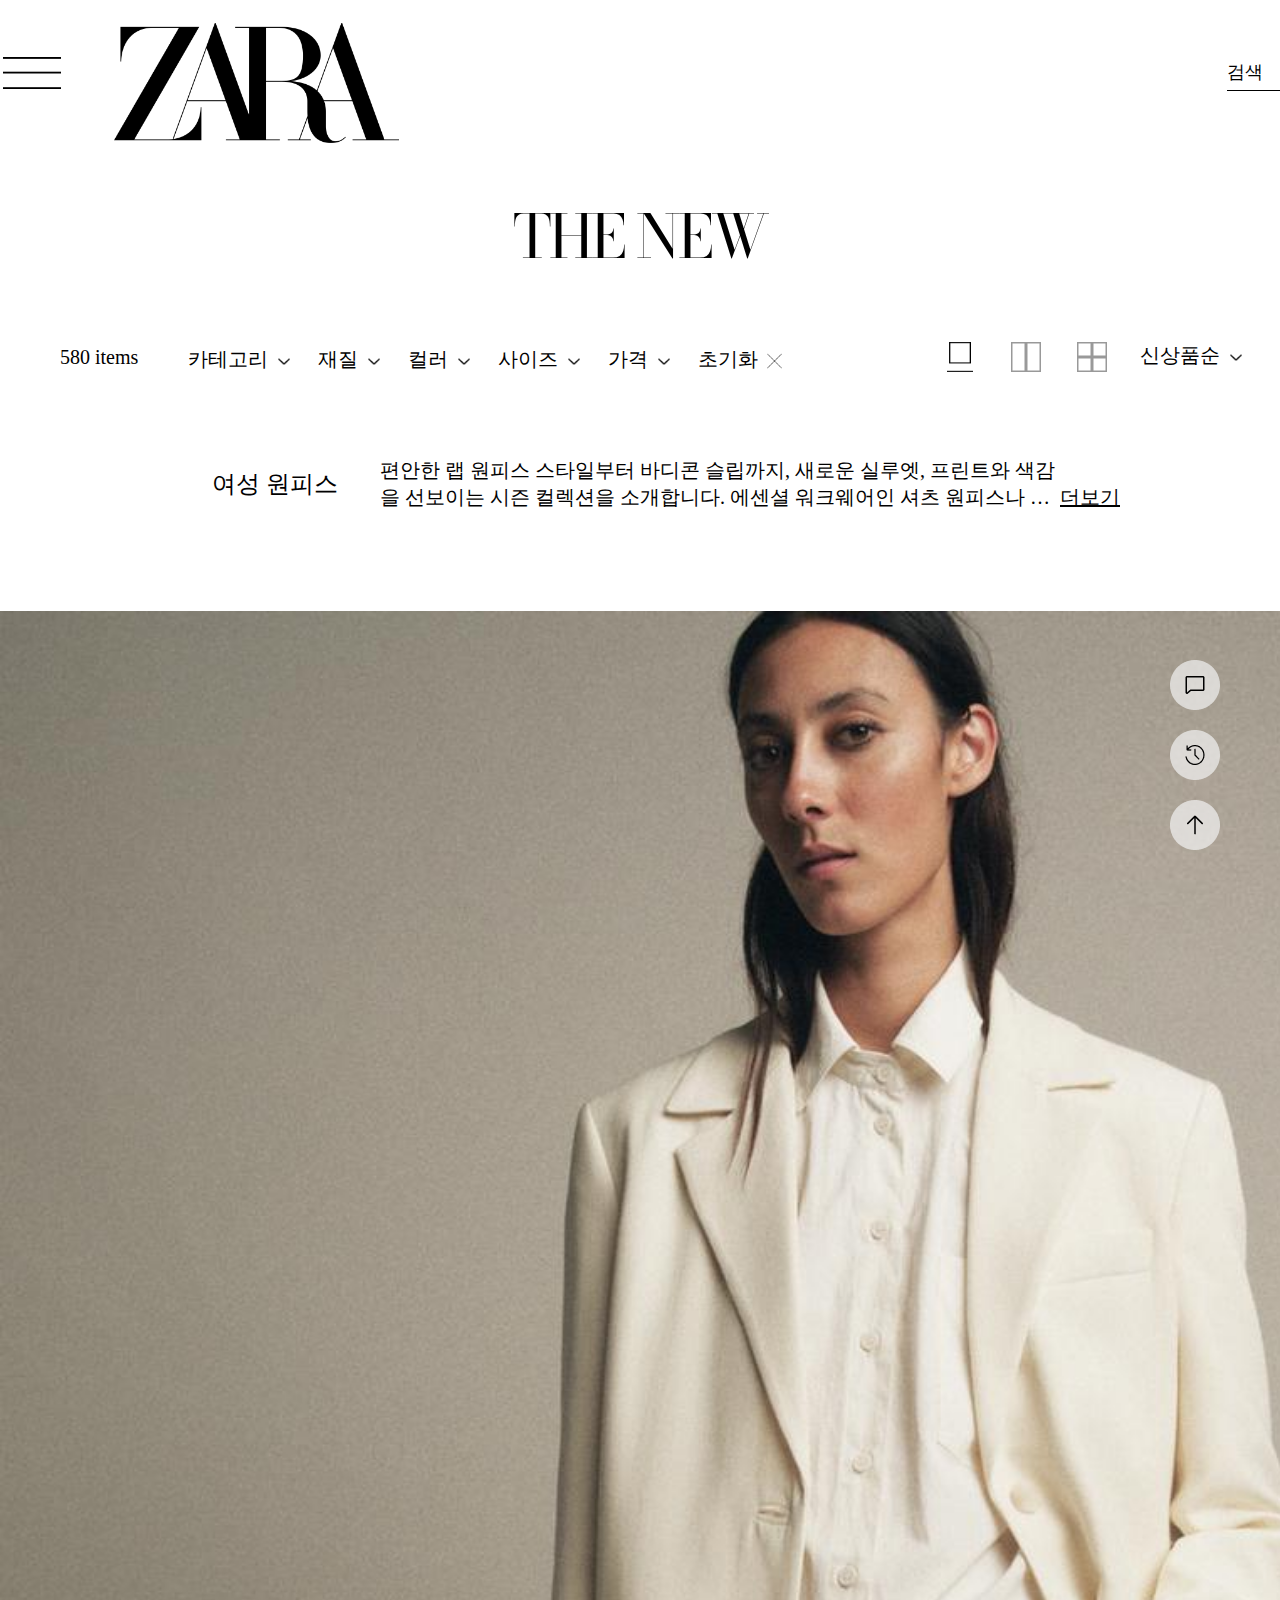
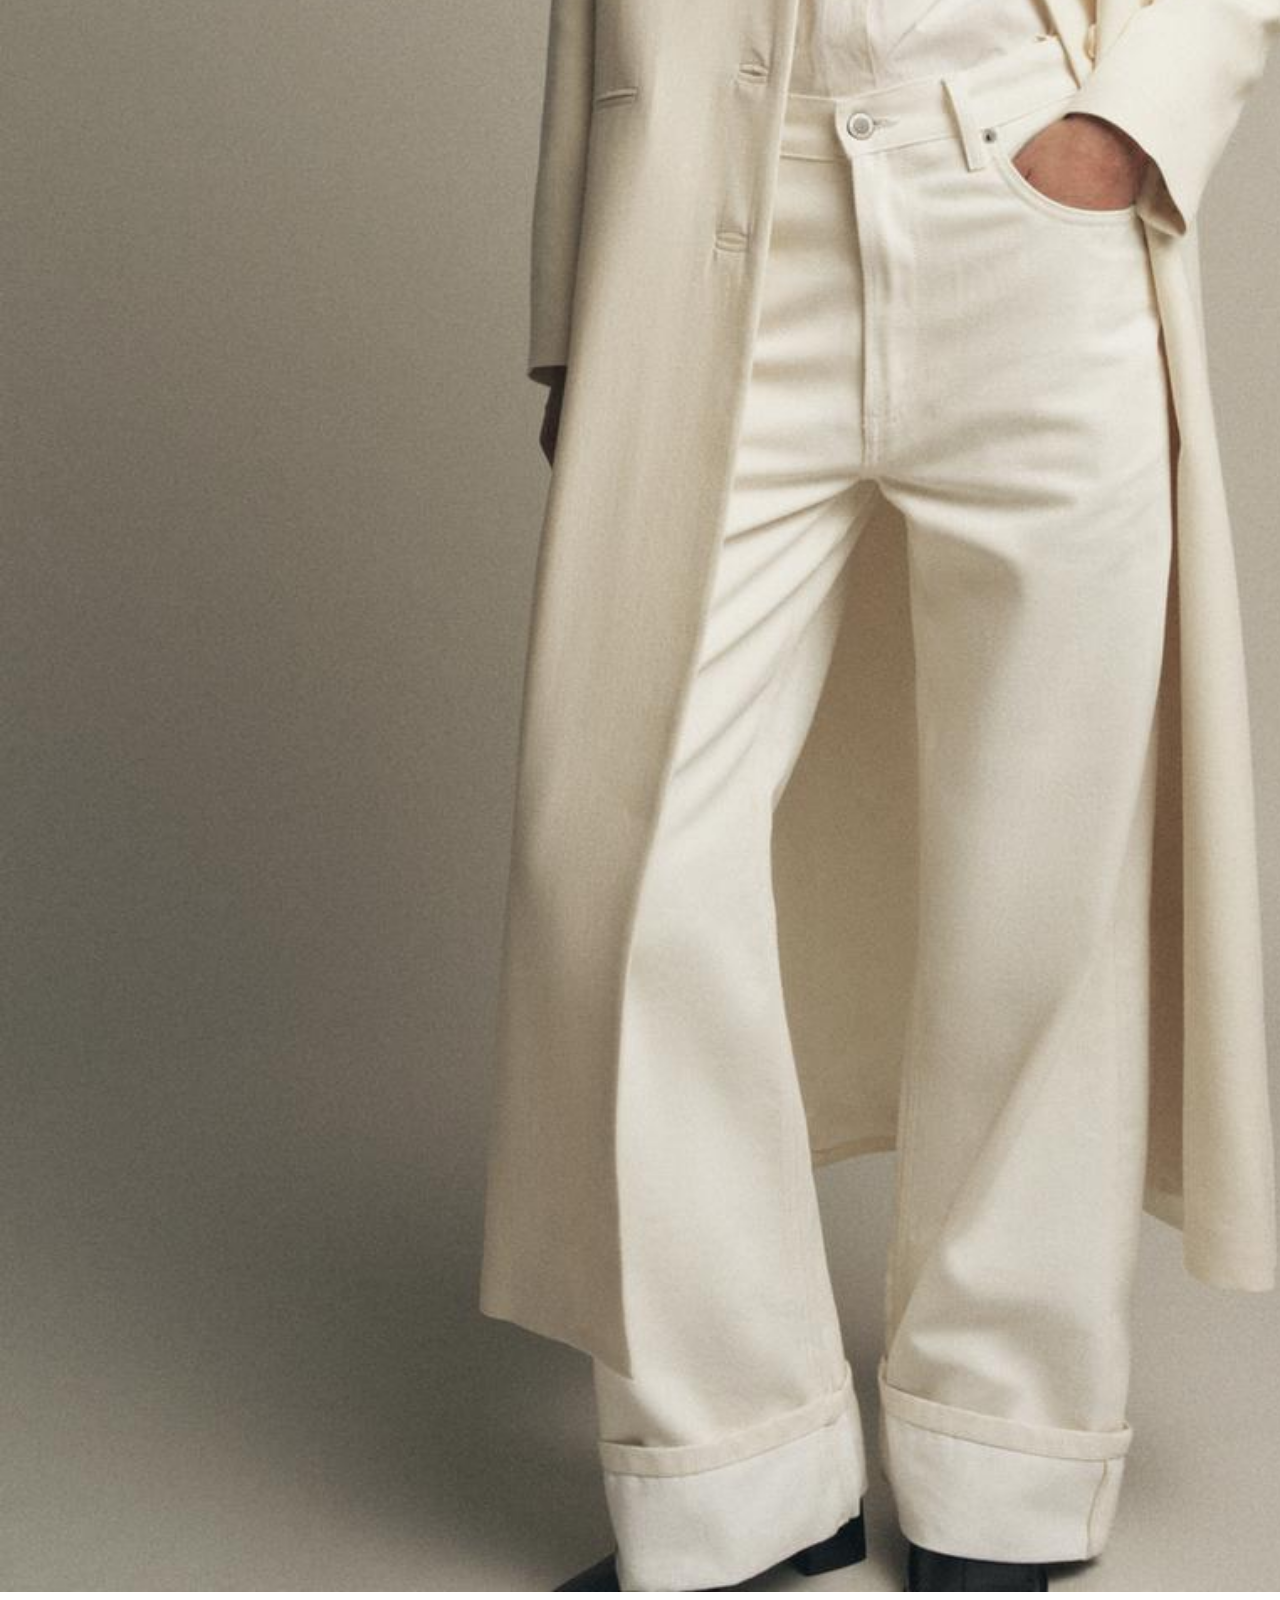
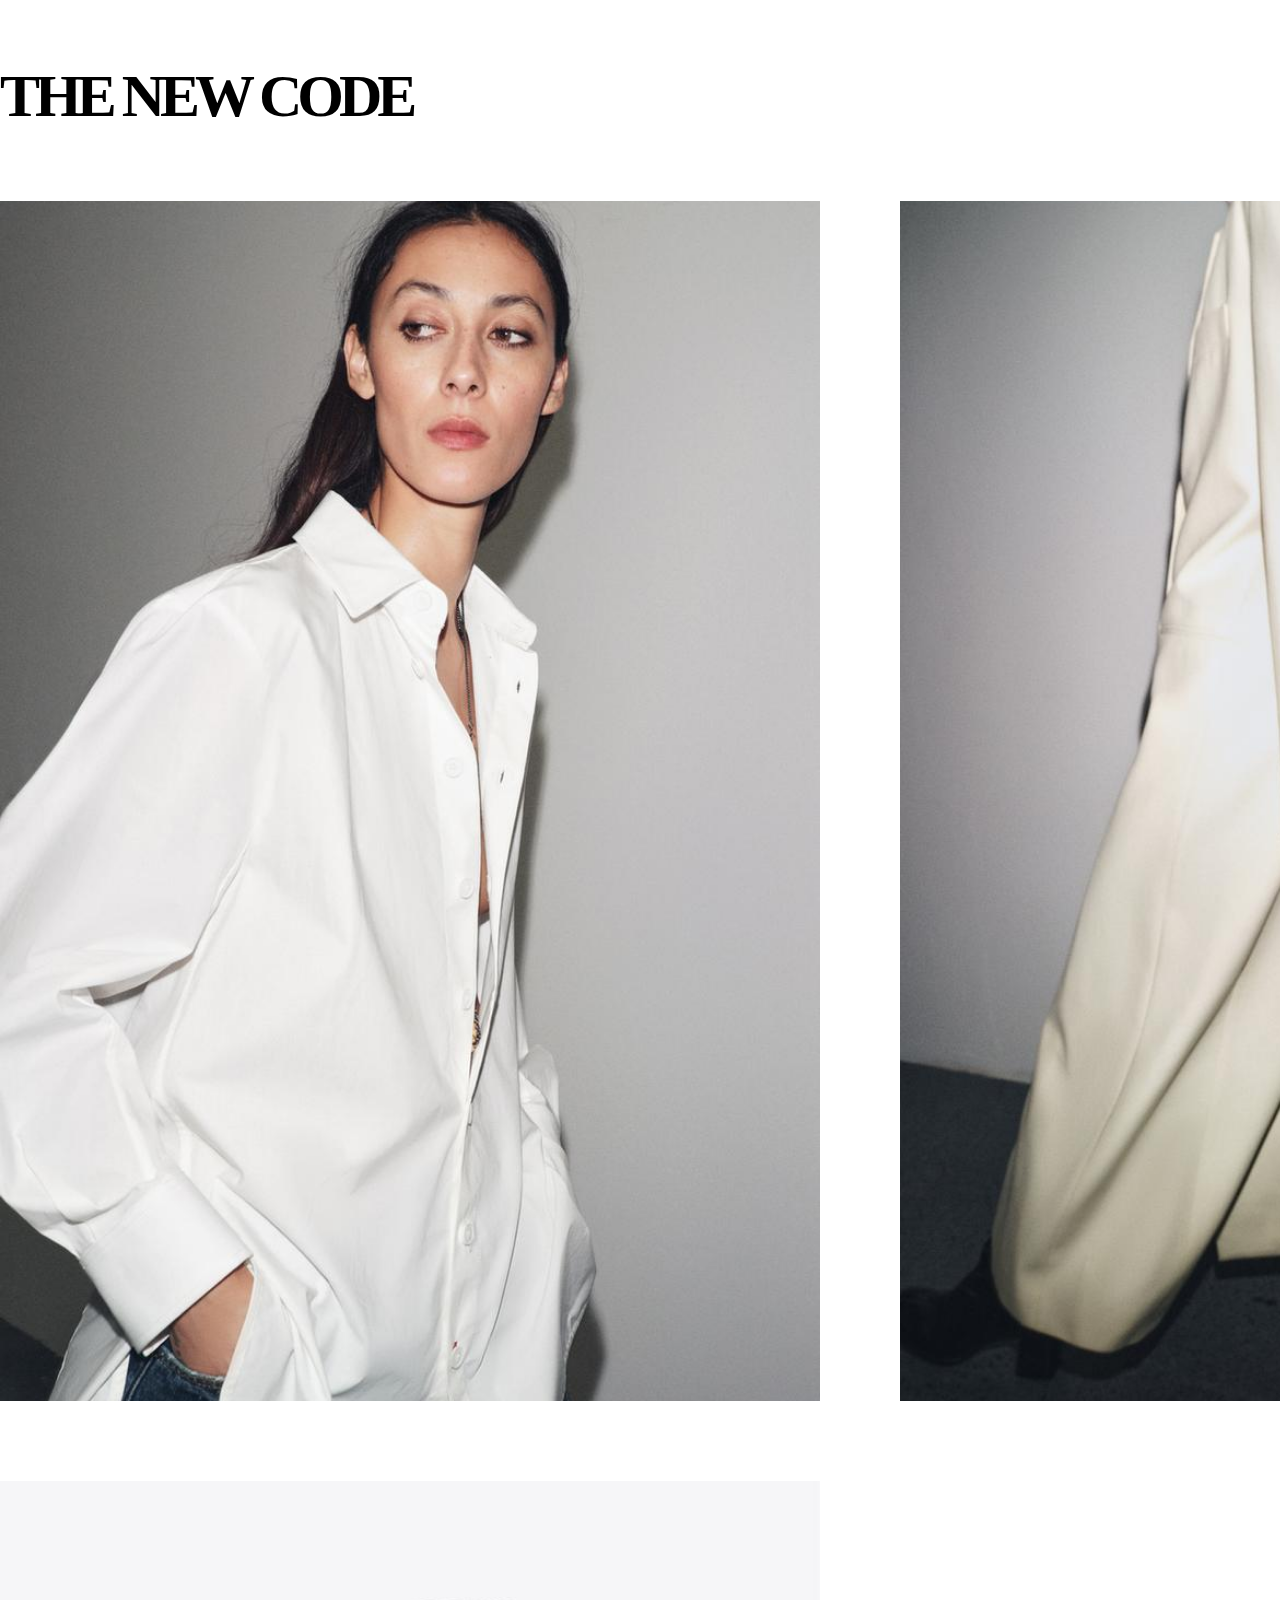
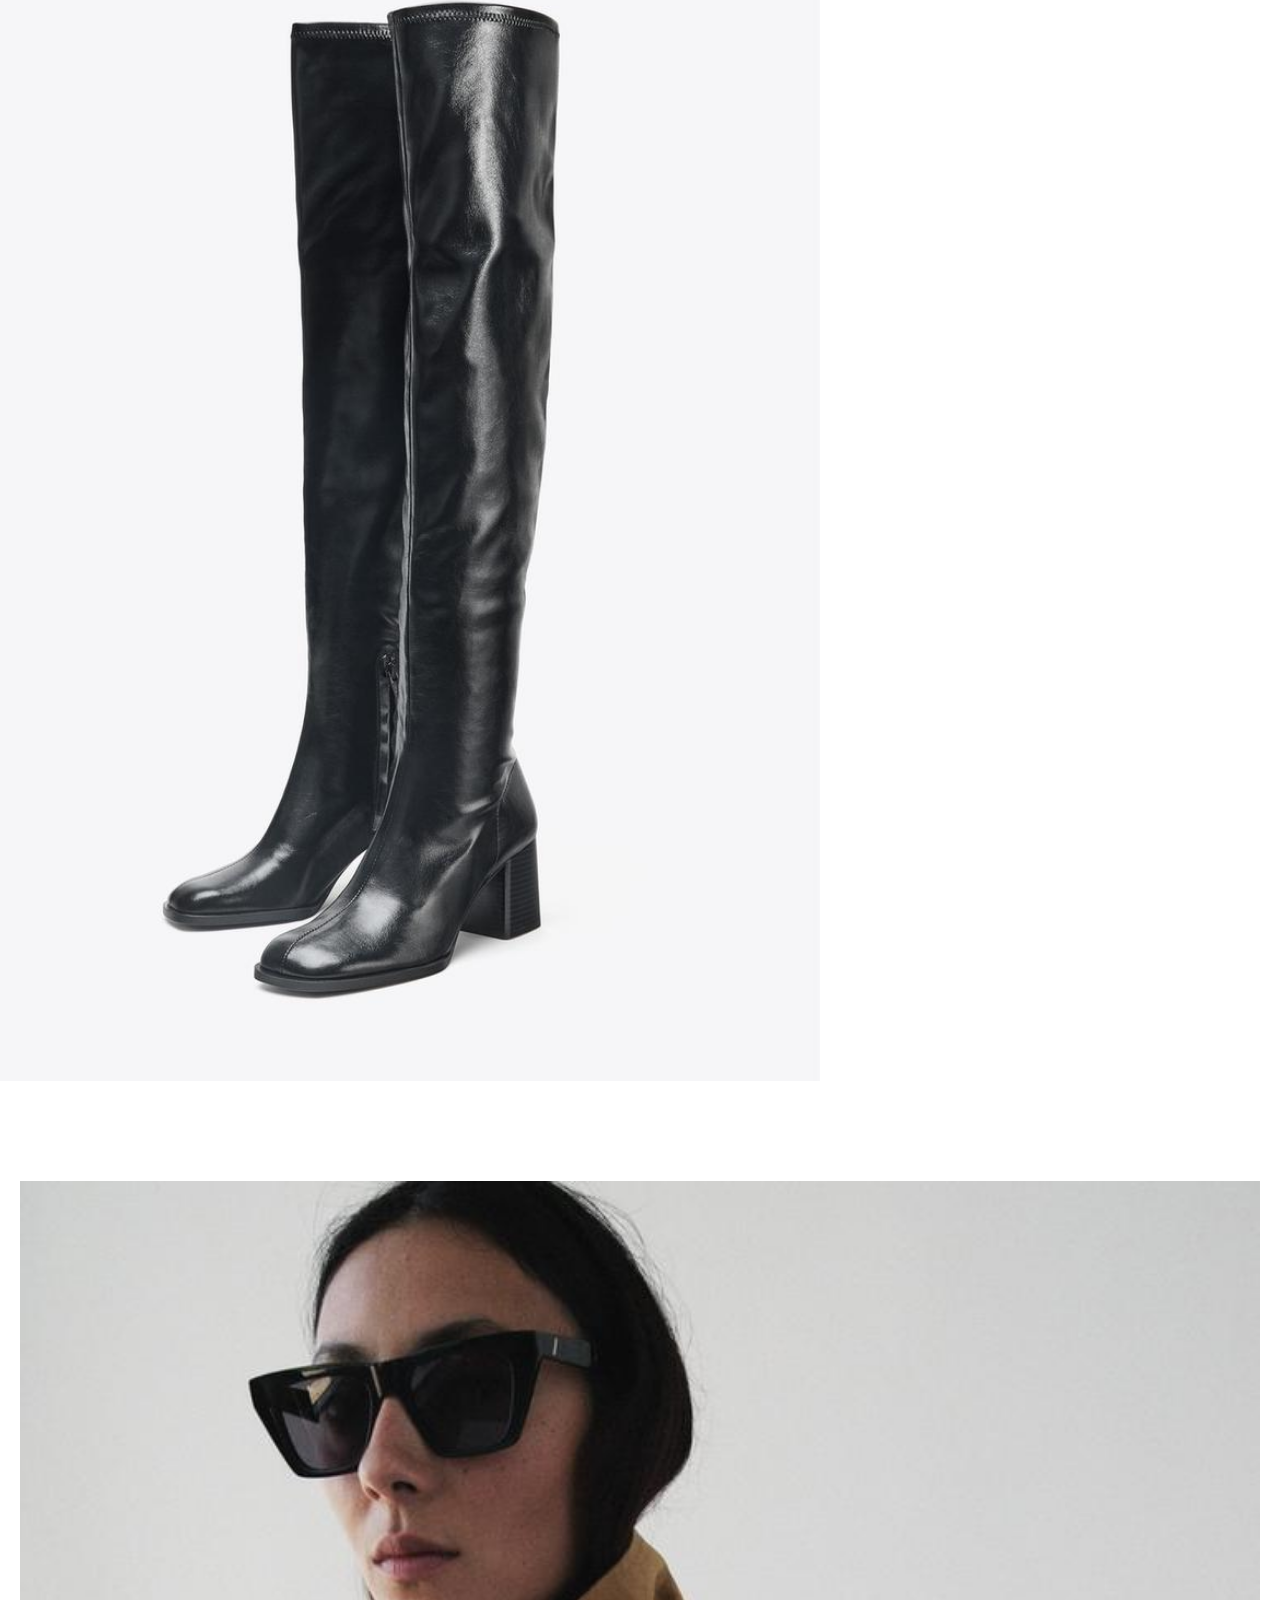
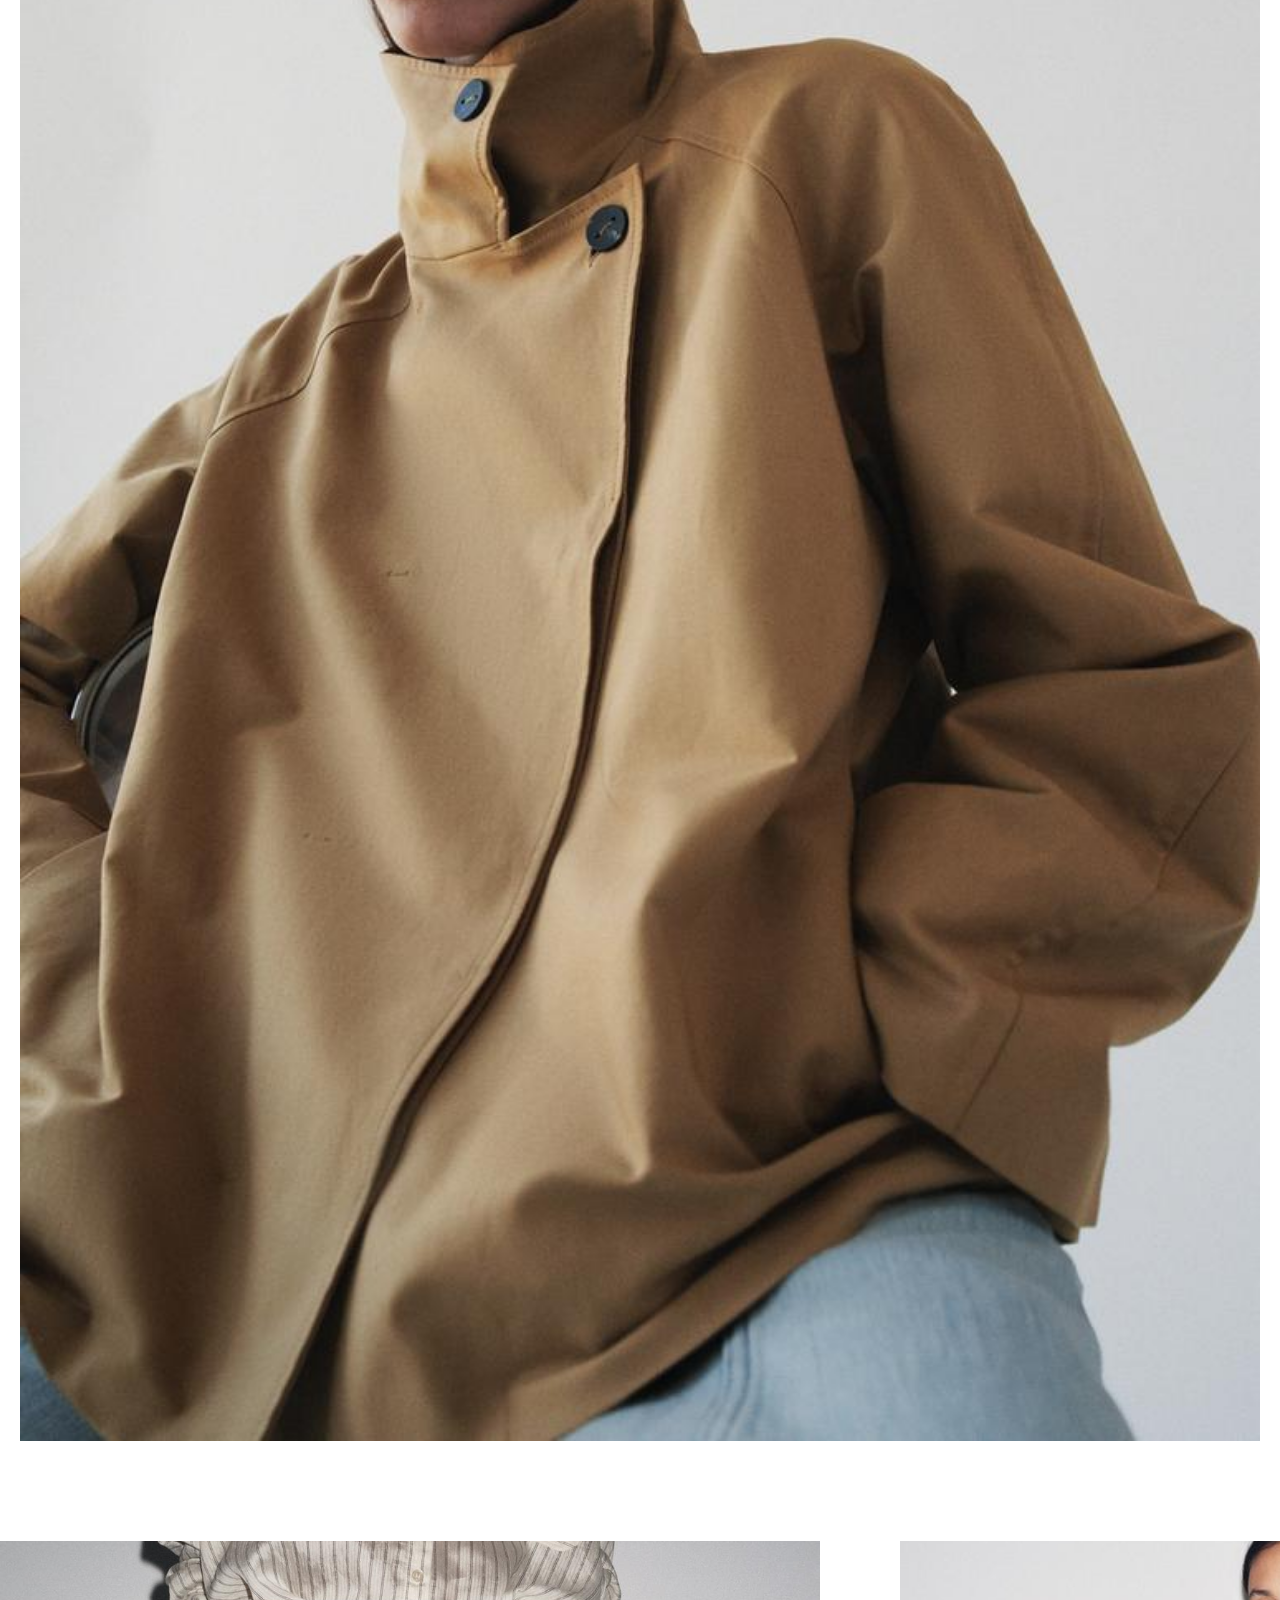
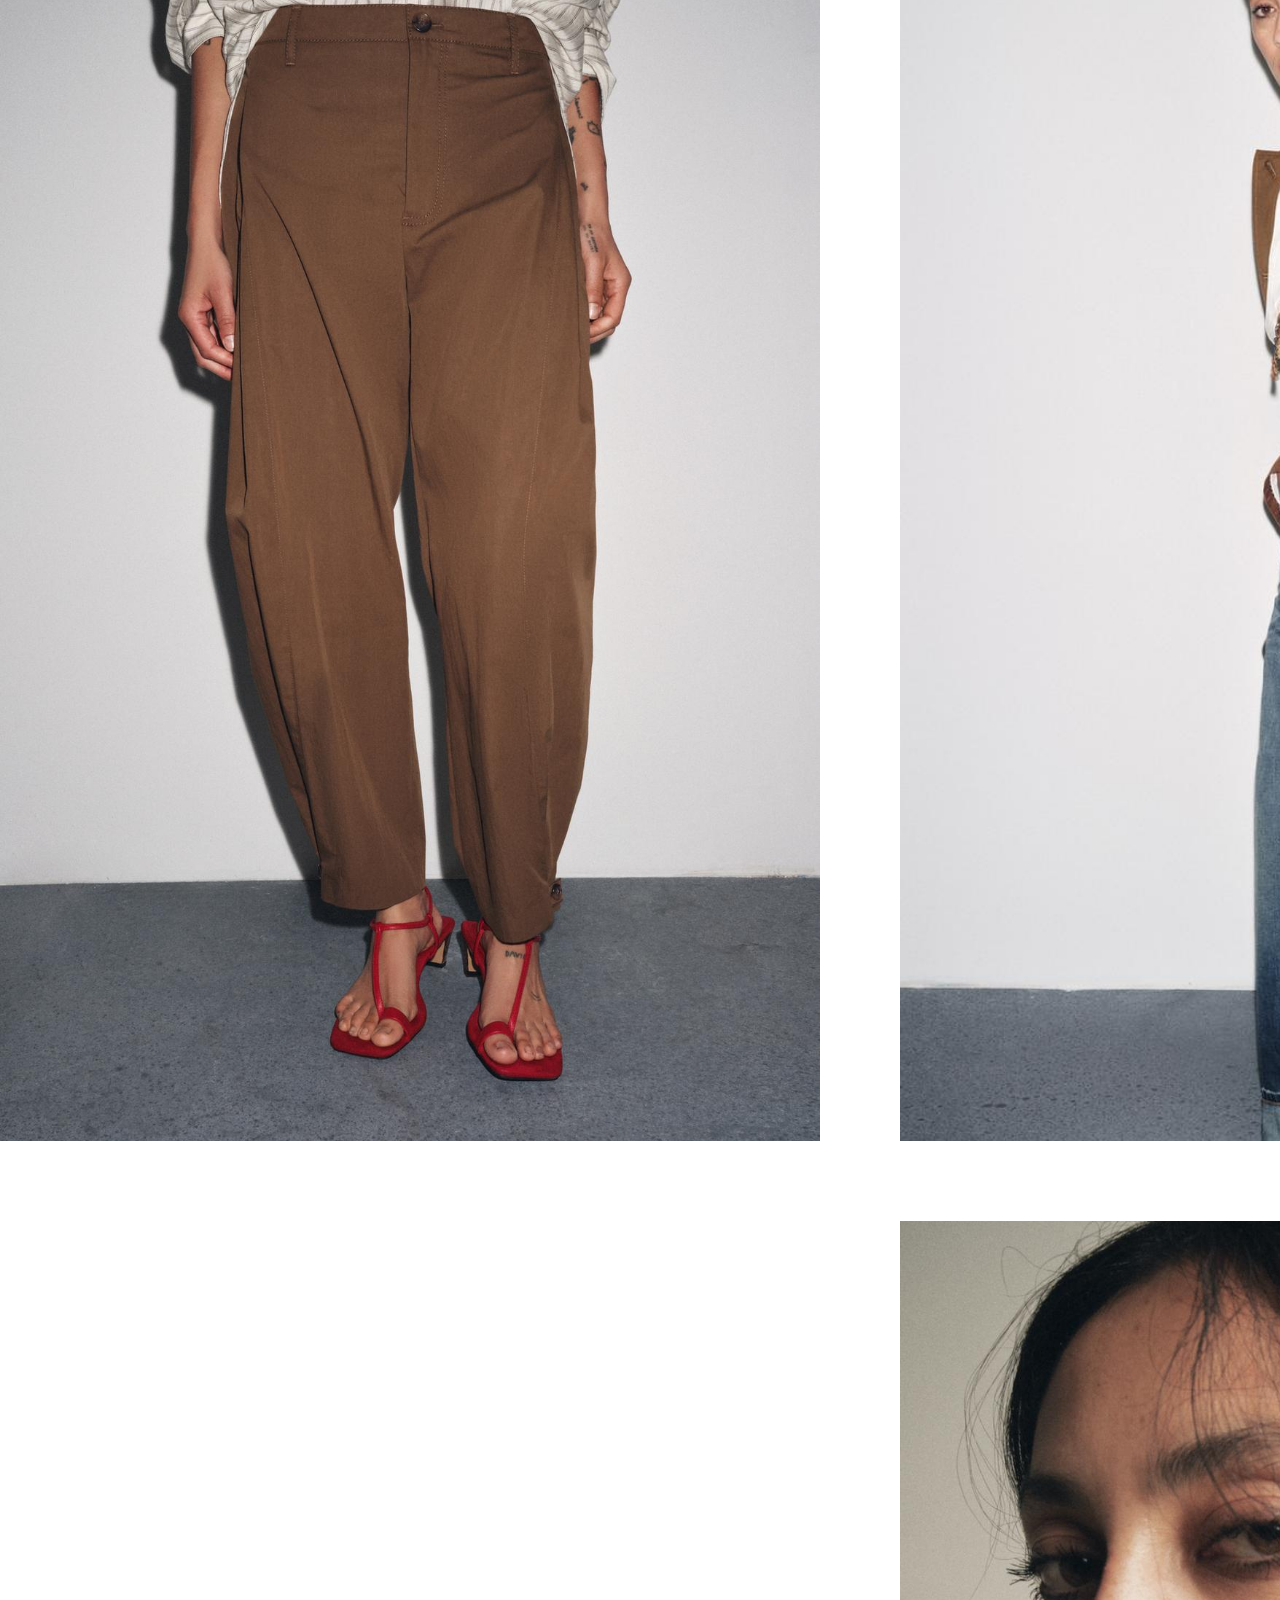
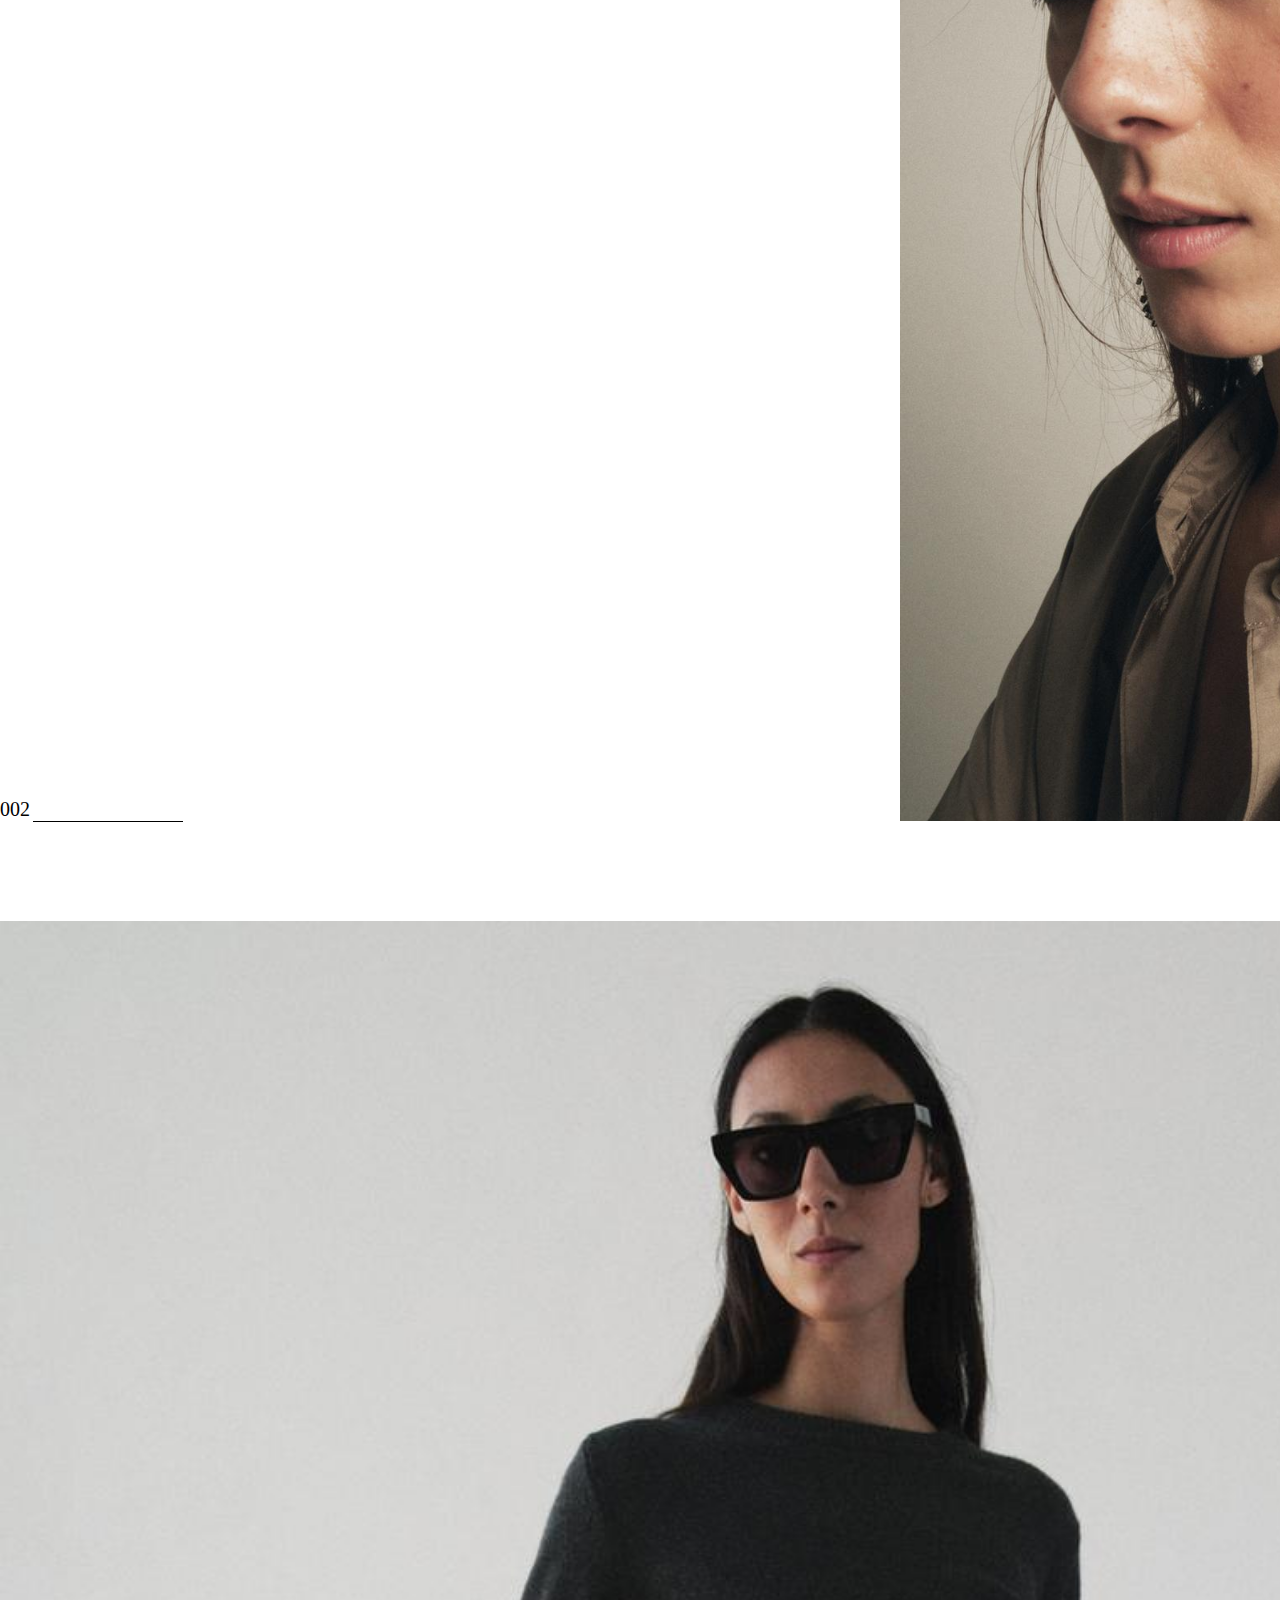
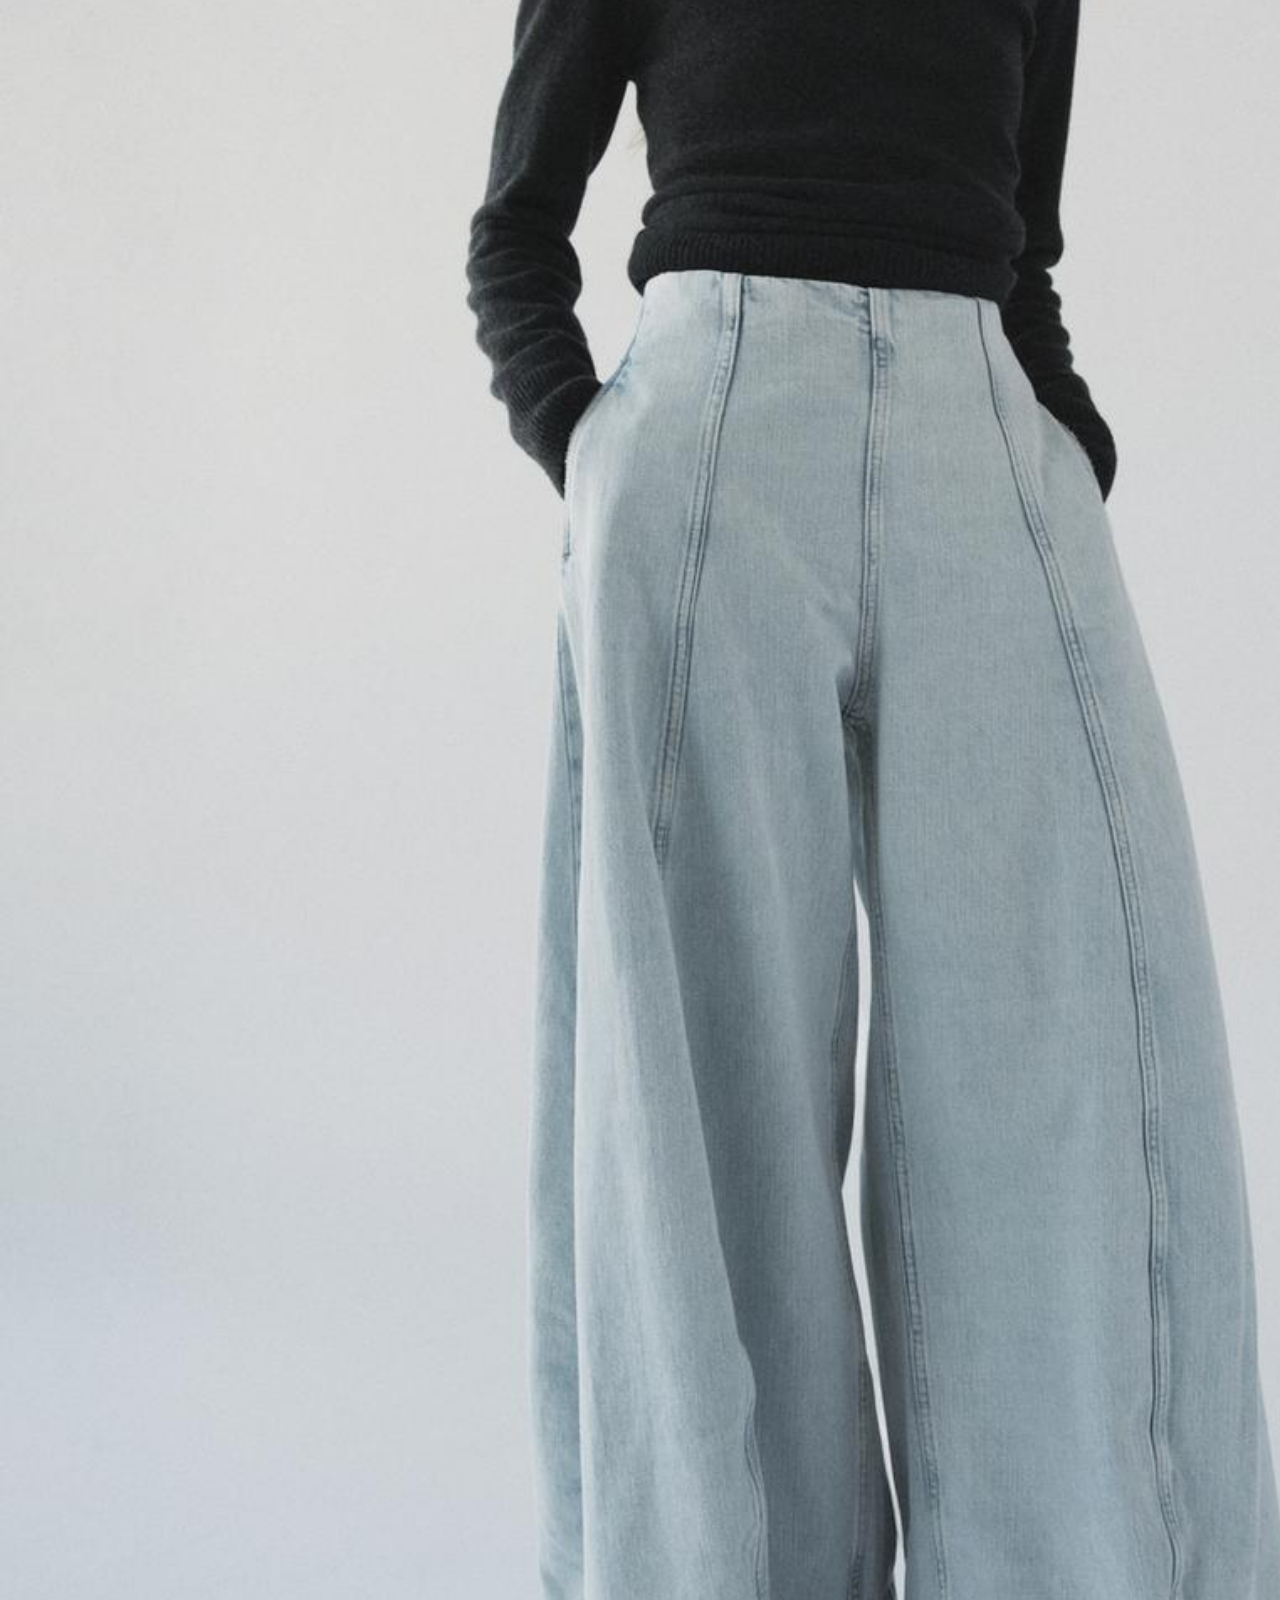
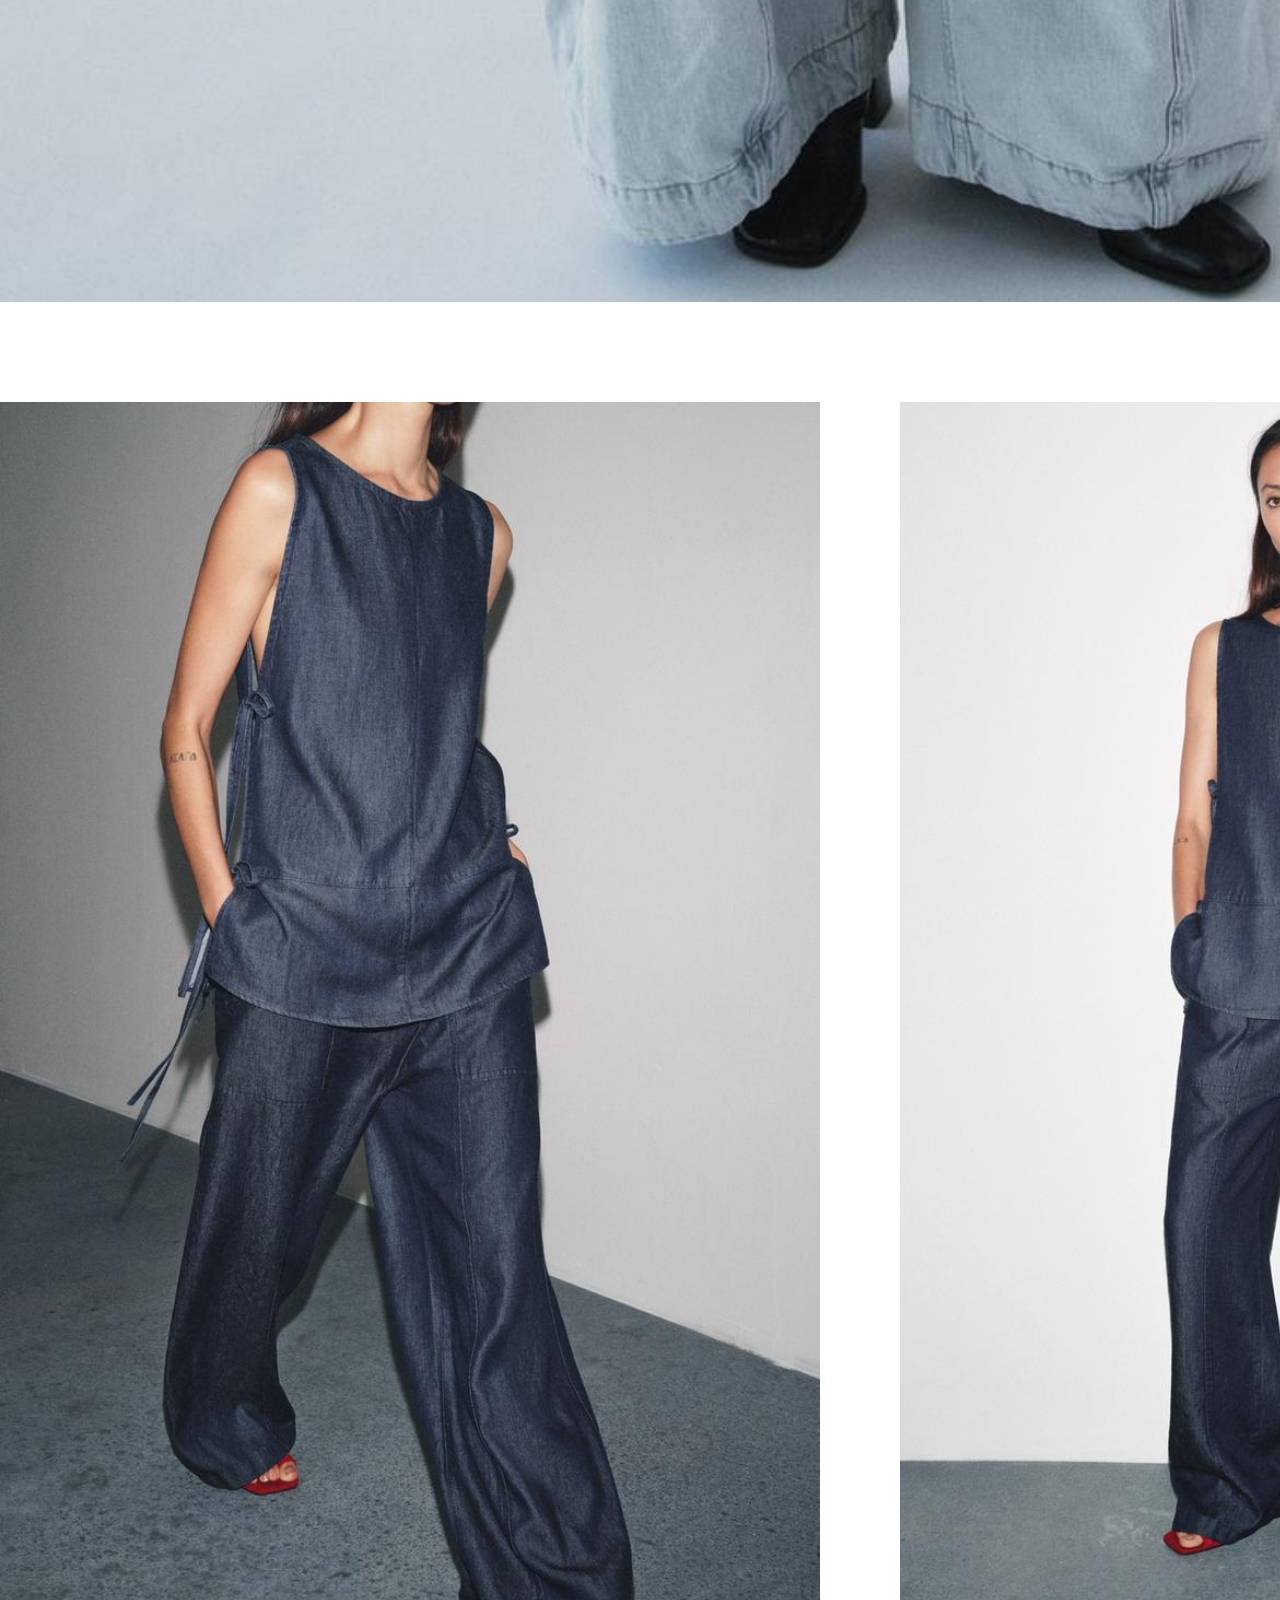
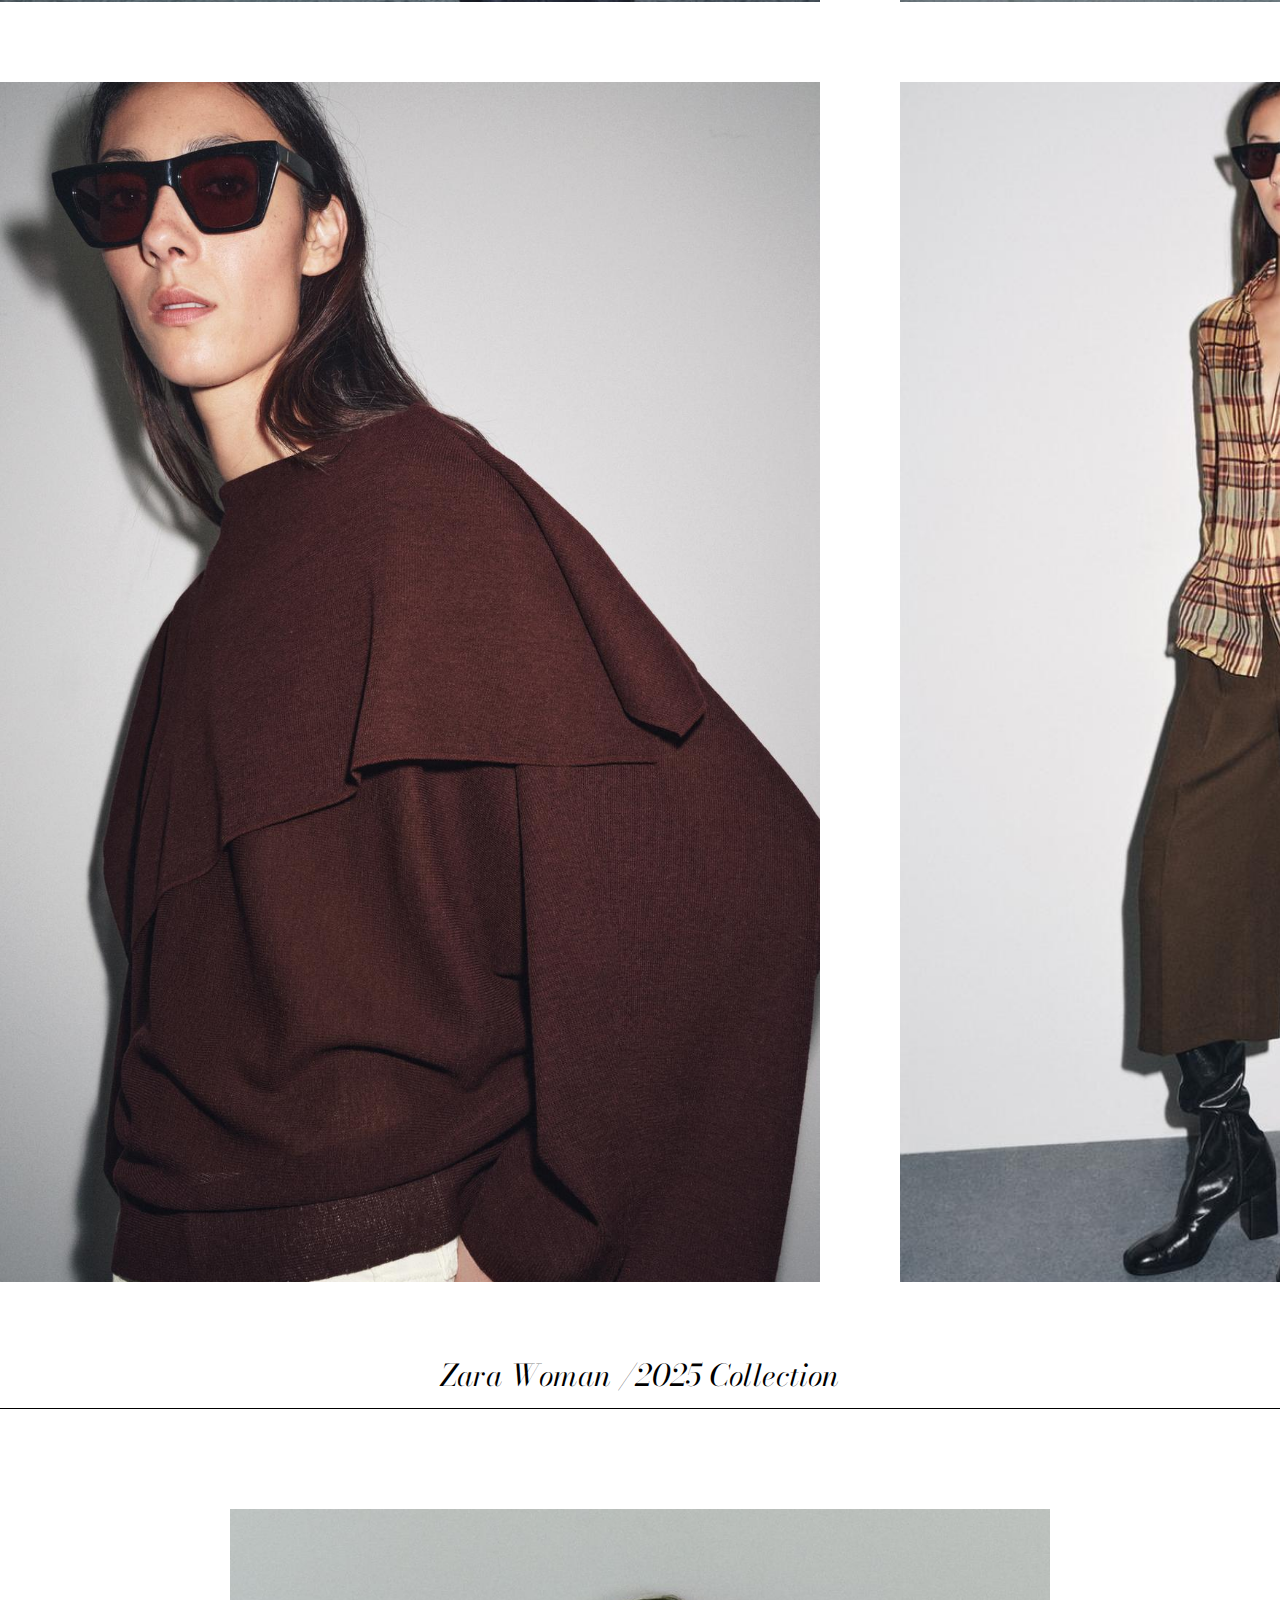
<file: new.html>
<!DOCTYPE html>
<html lang="ko">

<head>
    <meta charset="UTF-8">
    <meta name="viewport" content="width=device-width, initial-scale=1.0">
    <title>new</title>
    <link rel="stylesheet" href="https://cdn.jsdelivr.net/npm/swiper@11/swiper-bundle.min.css" />
    <link rel="stylesheet" href="css/new.css">

    <script src="https://cdn.jsdelivr.net/npm/swiper@11/swiper-bundle.min.js"></script>
    <script>
        window.onload = () => {

            var swiper = new Swiper(".menu_image", {
                slidesPerView: 1.73,
            });

            let hdMenu = document.querySelector('.menu');
            let hdClose = document.querySelector('.menu_close');
            let hdMenuWrap = document.querySelector('.menu_wrap');
            let hdDep01_1 = document.querySelector('.depth-01-1');
            let hdDep01_2 = document.querySelector('.depth-01-2');
            let hdDep01_3 = document.querySelector('.depth-01-3');
            let hdDep01_4 = document.querySelector('.depth-01-4');
            let hdDep01_5 = document.querySelector('.depth-01-5');
            let hdDep01_6 = document.querySelector('.depth-01-6');
            let hdDep01_7 = document.querySelector('.depth-01-7');
            let hdDep02 = document.querySelector('.depth-02');
            let hdDep02_2 = document.querySelector('.depth-02-2');
            let hdDep02_3 = document.querySelector('.depth-02-3');
            let hdDep02_4 = document.querySelector('.depth-02-4');
            let hdDep02_5 = document.querySelector('.depth-02-5');
            let hdDep02_6 = document.querySelector('.depth-02-6');
            let hdDep02_7 = document.querySelector('.depth-02-7');

            hdMenu.addEventListener('click', () => {
                hdMenuWrap.classList.add('active');
            });

            hdClose.addEventListener('click', () => {
                hdMenuWrap.classList.remove('active')
            });

            hdDep01_1.addEventListener('click', () => {
                hdDep01_1.classList.add('active');
                hdDep01_2.classList.remove('active');
                hdDep01_3.classList.remove('active');
                hdDep01_4.classList.remove('active');
                hdDep01_5.classList.remove('active');
                hdDep01_6.classList.remove('active');
                hdDep01_7.classList.remove('active');
            });

            hdDep01_1.addEventListener('click', () => {
                hdDep02.classList.add('active');
                hdDep02_2.classList.remove('active');
                hdDep02_3.classList.remove('active');
                hdDep02_4.classList.remove('active');
                hdDep02_5.classList.remove('active');
                hdDep02_6.classList.remove('active');
                hdDep02_7.classList.remove('active');
            });

            hdDep01_2.addEventListener('click', () => {
                hdDep01_1.classList.remove('active');
                hdDep01_2.classList.add('active');
                hdDep01_3.classList.remove('active');
                hdDep01_4.classList.remove('active');
                hdDep01_5.classList.remove('active');
                hdDep01_6.classList.remove('active');
                hdDep01_7.classList.remove('active');
            });

            hdDep01_2.addEventListener('click', () => {
                hdDep02.classList.remove('active');
                hdDep02_2.classList.add('active');
                hdDep02_3.classList.remove('active');
                hdDep02_4.classList.remove('active');
                hdDep02_5.classList.remove('active');
                hdDep02_6.classList.remove('active');
                hdDep02_7.classList.remove('active');
            });

            hdDep01_3.addEventListener('click', () => {
                hdDep01_1.classList.remove('active');
                hdDep01_2.classList.remove('active');
                hdDep01_3.classList.add('active');
                hdDep01_4.classList.remove('active');
                hdDep01_5.classList.remove('active');
                hdDep01_6.classList.remove('active');
                hdDep01_7.classList.remove('active');
            });

            hdDep01_3.addEventListener('click', () => {
                hdDep02.classList.remove('active');
                hdDep02_2.classList.remove('active');
                hdDep02_3.classList.add('active');
                hdDep02_4.classList.remove('active');
                hdDep02_5.classList.remove('active');
                hdDep02_6.classList.remove('active');
                hdDep02_7.classList.remove('active');
            });

            hdDep01_4.addEventListener('click', () => {
                hdDep01_1.classList.remove('active');
                hdDep01_2.classList.remove('active');
                hdDep01_3.classList.remove('active');
                hdDep01_4.classList.add('active');
                hdDep01_5.classList.remove('active');
                hdDep01_6.classList.remove('active');
                hdDep01_7.classList.remove('active');
            });

            hdDep01_4.addEventListener('click', () => {
                hdDep02.classList.remove('active');
                hdDep02_2.classList.remove('active');
                hdDep02_3.classList.remove('active');
                hdDep02_4.classList.add('active');
                hdDep02_5.classList.remove('active');
                hdDep02_6.classList.remove('active');
                hdDep02_7.classList.remove('active');
            });

            hdDep01_5.addEventListener('click', () => {
                hdDep01_1.classList.remove('active');
                hdDep01_2.classList.remove('active');
                hdDep01_3.classList.remove('active');
                hdDep01_4.classList.remove('active');
                hdDep01_5.classList.add('active');
                hdDep01_6.classList.remove('active');
                hdDep01_7.classList.remove('active');
            });

            hdDep01_5.addEventListener('click', () => {
                hdDep02.classList.remove('active');
                hdDep02_2.classList.remove('active');
                hdDep02_3.classList.remove('active');
                hdDep02_4.classList.remove('active');
                hdDep02_5.classList.add('active');
                hdDep02_6.classList.remove('active');
                hdDep02_7.classList.remove('active');
            });

            hdDep01_6.addEventListener('click', () => {
                hdDep01_1.classList.remove('active');
                hdDep01_2.classList.remove('active');
                hdDep01_3.classList.remove('active');
                hdDep01_4.classList.remove('active');
                hdDep01_5.classList.remove('active');
                hdDep01_6.classList.add('active');
                hdDep01_7.classList.remove('active');
            });

            hdDep01_6.addEventListener('click', () => {
                hdDep02.classList.remove('active');
                hdDep02_2.classList.remove('active');
                hdDep02_3.classList.remove('active');
                hdDep02_4.classList.remove('active');
                hdDep02_5.classList.remove('active');
                hdDep02_6.classList.add('active');
                hdDep02_7.classList.remove('active');
            });

            hdDep01_7.addEventListener('click', () => {
                hdDep01_1.classList.remove('active');
                hdDep01_2.classList.remove('active');
                hdDep01_3.classList.remove('active');
                hdDep01_4.classList.remove('active');
                hdDep01_5.classList.remove('active');
                hdDep01_6.classList.remove('active');
                hdDep01_7.classList.add('active');
            });

            hdDep01_7.addEventListener('click', () => {
                hdDep02.classList.remove('active');
                hdDep02_2.classList.remove('active');
                hdDep02_3.classList.remove('active');
                hdDep02_4.classList.remove('active');
                hdDep02_5.classList.remove('active');
                hdDep02_6.classList.remove('active');
                hdDep02_7.classList.add('active');
            });


            let hdBtn1 = document.querySelector('.btn1');
            let hdBtn2 = document.querySelector('.btn2');
            let hdBtn3 = document.querySelector('.btn3');
            let hdBtn4 = document.querySelector('.btn4');
            let hdBtn5 = document.querySelector('.btn5');
            let hdBtn6 = document.querySelector('.btn6');
            let hdBtn7 = document.querySelector('.btn7');
            let hdBtn8 = document.querySelector('.btn8');
            let hdBtn9 = document.querySelector('.btn9');
            let hdBtn10 = document.querySelector('.btn10');
            let hdBtn11 = document.querySelector('.btn11');
            let hdDep03_1 = document.querySelector('.depth03-1');
            let hdDep03_2 = document.querySelector('.depth03-2');
            let hdDep03_3 = document.querySelector('.depth03-3');
            let hdDep03_4 = document.querySelector('.depth03-4');
            let hdDep03_5 = document.querySelector('.depth03-5');
            let hdDep03_6 = document.querySelector('.depth03-6');
            let hdDep03_7 = document.querySelector('.depth03-7');
            let hdDep03_8 = document.querySelector('.depth03-8');
            let hdDep03_9 = document.querySelector('.depth03-9');
            let hdDep03_10 = document.querySelector('.depth03-10');
            let hdDep03_11 = document.querySelector('.depth03-11');

            hdBtn1.addEventListener('click', () => {
                hdBtn1.classList.toggle('active');
                hdDep03_1.classList.toggle('active');
            });

            hdBtn2.addEventListener('click', () => {
                hdBtn2.classList.toggle('active');
                hdDep03_2.classList.toggle('active');
            });

            hdBtn3.addEventListener('click', () => {
                hdBtn3.classList.toggle('active');
                hdDep03_3.classList.toggle('active');
            });
            hdBtn4.addEventListener('click', () => {
                hdBtn4.classList.toggle('active');
                hdDep03_4.classList.toggle('active');
            });
            hdBtn5.addEventListener('click', () => {
                hdBtn5.classList.toggle('active');
                hdDep03_5.classList.toggle('active');
            });
            hdBtn6.addEventListener('click', () => {
                hdBtn6.classList.toggle('active');
                hdDep03_6.classList.toggle('active');
            });
            hdBtn7.addEventListener('click', () => {
                hdBtn7.classList.toggle('active');
                hdDep03_7.classList.toggle('active');
            });
            hdBtn8.addEventListener('click', () => {
                hdBtn8.classList.toggle('active');
                hdDep03_8.classList.toggle('active');
            });
            hdBtn9.addEventListener('click', () => {
                hdBtn9.classList.toggle('active');
                hdDep03_9.classList.toggle('active');
            });
            hdBtn10.addEventListener('click', () => {
                hdBtn10.classList.toggle('active');
                hdDep03_10.classList.toggle('active');
            });
            hdBtn11.addEventListener('click', () => {
                hdBtn11.classList.toggle('active');
                hdDep03_11.classList.toggle('active');
            });

            let view1 = document.querySelector('.view1');
            let view2 = document.querySelector('.view2');
            let view3 = document.querySelector('.view3');

            view1.addEventListener('click', () => {
                view1.classList.add('active');
                view2.classList.remove('active');
                view3.classList.remove('active');
            });
            view2.addEventListener('click', () => {
                view1.classList.remove('active');
                view2.classList.add('active');
                view3.classList.remove('active');
            });
            view3.addEventListener('click', () => {
                view1.classList.remove('active');
                view2.classList.remove('active');
                view3.classList.add('active');
            });

            let moreBtn = document.querySelector('.section-01 .section_title .btn_more');
            let closeBtn = document.querySelector('.section-01 .section_title .btn_close');
            let textMore = document.querySelector('.section-01 .section_title p')

            moreBtn.addEventListener('click', () => {
                textMore.style.overflow = 'visible';
                textMore.style.display = 'block';
                moreBtn.classList.remove('active');
                closeBtn.classList.add('active');
            })
            closeBtn.addEventListener('click', () => {
                textMore.style.overflow = 'hidden';
                textMore.style.display = '-webkit-box';
                moreBtn.classList.add('active');
                closeBtn.classList.remove('active');
            })

        };
    </script>

</head>

<body>
    <header class="header">
        <div class="wrap">
            <div class="logo">
                <a href="#" class="menu"><img src="img/menu.png" alt=""></a>
                <div class="menu_wrap">
                    <div class="menu_inner">
                        <div class="menu_logo">
                            <div class="menu_close">
                                <a href="#"><img src="img/close.png" alt=""></a>
                            </div><!-- menu_close -->
                            <img class="logo" src="img/logo.png" alt="">
                        </div><!-- .menu_logo end -->
                        <nav class="nav">
                            <div class="nav_menu">
                                <a href="#">LOGIN</a>
                                <a href="#">SIGNUP</a>
                                <a href="#">CART</a>
                            </div><!-- .nav_menu end -->
                            <ul class="gnb">
                                <li>
                                    <a href="#" class="depth-01-1">여성</a>
                                    <div class="depth-02">
                                        <div class="image_box">
                                            <div class="swiper menu_image">
                                                <div class="swiper-wrapper">
                                                    <div class="swiper-slide">
                                                        <a href="#"><img src="img/menu1.jpg" alt=""></a>
                                                    </div><!-- swiper-slide -->
                                                    <div class="swiper-slide">
                                                        <a href="#"><img src="img/menu2.jpg" alt=""></a>
                                                    </div><!-- swiper-slide -->
                                                    <div class="swiper-slide">
                                                        <a href="#"><img src="img/menu1-1.jpg" alt=""></a>
                                                    </div><!-- swiper-slide -->
                                                </div><!-- swiper-wrapper -->
                                            </div><!-- swiper menu_image -->
                                        </div><!-- image_box -->
                                        <ul class="text-01">
                                            <li><a href="#">THE NEW</a></li>
                                            <li><a href="#">SALE</a></li>
                                            <li><a href="#">특가 상품</a></li>
                                            <li><a href="#">BEST SELLERS</a></li>
                                            <li><a href="#">토탈룩</a></li>
                                        </ul><!-- .text-01 end -->
                                        <ul class="text-01">
                                            <li><a href="#">모두보기</a></li>
                                            <li><a href="#">원피스</a></li>
                                            <li><a href="#">셔츠 및 탑</a></li>
                                            <li><a href="#">스커트</a></li>
                                            <li><a href="#">니트웨어</a></li>
                                            <li><a href="#">데님</a></li>
                                            <li><a href="#">티셔츠 및 스웨트 셔츠</a></li>
                                            <li><a href="#">팬츠</a></li>
                                            <li><a href="#">아우터</a></li>
                                            <li><a href="#">재킷 및 코트</a></li>
                                            <li><a href="#">언더웨어 및 비치웨어</a></li>
                                            <li><a href="#">슈즈</a></li>
                                            <li><a href="#">가방</a></li>
                                            <li><a href="#">액세서리</a></li>
                                        </ul><!-- .text-01 end -->
                                        <ul class="text-01-1">
                                            <li>
                                                <a href="#">TRF COVERS</a>
                                            </li>
                                            <li>
                                                <a href="#" class="btn1">THE PROCESS</a>
                                                <div class="depth03-1">
                                                    <ul class="text-02">
                                                        <li><a href="#">EDITORIAL</a></li>
                                                        <li><a href="#">컬렉션</a></li>
                                                        <li><a href="#">절차</a></li>
                                                    </ul><!-- text-02 -->
                                                </div><!-- .depth03-1 end -->
                                            </li>
                                            <li>
                                                <a href="#" class="btn2">SPECIAL EDITION</a>
                                                <div class="depth03-2">
                                                    <ul class="text-02">
                                                        <li><a href="#">SRPLS LNN</a></li>
                                                        <li><a href="#">SUMMER AURA</a></li>
                                                        <li><a href="#">ZARA HAIR</a></li>
                                                    </ul><!-- text-02 -->
                                                </div><!-- .depth03-2 end -->
                                            </li>
                                        </ul><!-- .text-01-1 end -->
                                    </div><!-- .depth-02 end -->
                                </li>
                                <li>
                                    <a href="#" class="depth-01-2">남성</a>
                                    <div class="depth-02-2">
                                        <div class="image_box">
                                            <div class="swiper menu_image">
                                                <div class="swiper-wrapper">
                                                    <div class="swiper-slide">
                                                        <a href="#"><img src="img/menu_2-1.jpg" alt=""></a>
                                                    </div><!-- swiper-slide -->
                                                    <div class="swiper-slide">
                                                        <a href="#"><img src="img/menu_2-2.jpg" alt=""></a>
                                                    </div><!-- swiper-slide -->
                                                    <div class="swiper-slide">
                                                        <a href="#"><img src="img/menu_2-3.jpg" alt=""></a>
                                                    </div><!-- swiper-slide -->
                                                </div><!-- swiper-wrapper -->
                                            </div><!-- swiper menu_image -->
                                        </div><!-- image_box -->
                                        <ul class="text-01">
                                            <li><a href="#">THE NEW</a></li>
                                            <li><a href="#">SALE</a></li>
                                            <li><a href="#">BEST SELLERS</a></li>
                                            <li><a href="#">토탈룩</a></li>
                                        </ul><!-- .text-01 end -->
                                        <ul class="text-01">
                                            <li><a href="#">모두보기</a></li>
                                            <li><a href="#">아우터</a></li>
                                            <li><a href="#">재킷 및 코트</a></li>
                                            <li><a href="#">셔츠</a></li>
                                            <li><a href="#">티셔츠 및 폴로 셔츠</a></li>
                                            <li><a href="#">팬츠</a></li>
                                            <li><a href="#">데님</a></li>
                                            <li><a href="#">니트웨어</a></li>
                                            <li><a href="#">린넨</a></li>
                                            <li><a href="#">수트</a></li>
                                            <li><a href="#">스포츠웨어</a></li>
                                            <li><a href="#">비치웨어</a></li>
                                            <li><a href="#">슈즈</a></li>
                                            <li><a href="#">가방</a></li>
                                            <li><a href="#">액세서리</a></li>
                                        </ul><!-- .text-01 end -->
                                        <ul class="text-01-1">
                                            <li>
                                                <a href="#">ZARA ATHLECTICZ</a>
                                            </li>
                                            <li>
                                                <a href="#">ZARA ORIGIN</a>
                                            </li>
                                            <li>
                                                <a href="#" class="btn3">SPECIAL EDITION</a>
                                                <div class="depth03-3">
                                                    <ul class="text-02">
                                                        <li><a href="#">SRPLS LNN</a></li>
                                                        <li><a href="#">SUMMER AURA</a></li>
                                                    </ul><!-- text-02 -->
                                                </div><!-- .depth03-3 end -->
                                            </li>
                                        </ul><!-- .text-01 end -->
                                    </div><!-- .depth-02 end -->
                                </li>
                                <li>
                                    <a href="#" class="depth-01-3">아동</a>
                                    <div class="depth-02-3">
                                        <div class="image_box">
                                            <div class="swiper menu_image">
                                                <div class="swiper-wrapper">
                                                    <div class="swiper-slide">
                                                        <a href="#"><img src="img/menu3-1.jpg" alt=""></a>
                                                    </div><!-- swiper-slide -->
                                                    <div class="swiper-slide">
                                                        <a href="#"><img src="img/menu3-2.jpg" alt=""></a>
                                                    </div><!-- swiper-slide -->
                                                    <div class="swiper-slide">
                                                        <a href="#"><img src="img/menu3-3.jpg" alt=""></a>
                                                    </div><!-- swiper-slide -->
                                                    <div class="swiper-slide">
                                                        <a href="#"><img src="img/menu3-4.jpg" alt=""></a>
                                                    </div><!-- swiper-slide -->
                                                    <div class="swiper-slide">
                                                        <a href="#"><img src="img/menu3-5.jpg" alt=""></a>
                                                    </div><!-- swiper-slide -->
                                                </div><!-- swiper-wrapper -->
                                            </div><!-- swiper menu_image -->
                                        </div><!-- image_box -->
                                        <ul class="text-01">
                                            <li><a href="#">THE NEW</a></li>
                                            <li><a href="#">SALE</a></li>
                                            <li><a href="#">BEST SELLERS</a></li>
                                        </ul><!-- .text-01 end -->
                                        <ul class="text-01-1">
                                            <li>
                                                <a href="#" class="btn4">여아</a>
                                                <div class="depth03-4">
                                                    <ul class="text-02">
                                                        <li><a href="#">18개월 ~ 6세</a></li>
                                                        <li><a href="#">6세 ~ 14세</a></li>
                                                    </ul><!-- .text-02 end -->
                                                </div><!-- .depth03-4 -->
                                            </li>
                                            <li>
                                                <a href="#" class="btn5">남아</a>
                                                <div class="depth03-5">
                                                    <ul class="text-02">
                                                        <li><a href="#">18개월 ~ 6세</a></li>
                                                        <li><a href="#">6세 ~ 14세</a></li>
                                                    </ul><!-- .text-02 end -->
                                                </div><!-- depth03-5 -->
                                            </li>
                                            <li>
                                                <a href="#" class="btn6">베이비</a>
                                                <div class="depth03-6">
                                                    <ul class="text-02">
                                                        <li><a href="#">0 ~ 18개월</a></li>
                                                    </ul><!-- .text-02 end -->
                                                </div><!-- depth03-6 -->
                                            </li>
                                        </ul><!-- .text-01 end -->
                                        <ul class="text-01-1">
                                            <li>
                                                <a href="#">ZARA TIMELESS</a>
                                            </li>
                                            <li>
                                                <a href="#" class="btn7">SPECIAL EDITION</a>
                                                <div class="depth03-7">
                                                    <ul class="text-02">
                                                        <li><a href="#">SRPLS LNN</a></li>
                                                        <li><a href="#">SUMMER AURA</a></li>
                                                    </ul><!-- text-02 -->
                                                </div><!-- .depth03-7 end -->
                                            </li>
                                        </ul><!-- .text-01 end -->
                                    </div><!-- .depth-02-3 end -->
                                </li>
                                <li>
                                    <a href="#" class="depth-01-4">HOME</a>
                                    <div class="depth-02-4">
                                        <div class="image_box">
                                            <div class="swiper menu_image">
                                                <div class="swiper-wrapper">
                                                    <div class="swiper-slide">
                                                        <a href="#"><img src="img/menu4-1.jpg" alt=""></a>
                                                    </div><!-- swiper-slide -->
                                                    <div class="swiper-slide">
                                                        <a href="#"><img src="img/menu4-2.jpg" alt=""></a>
                                                    </div><!-- swiper-slide -->
                                                    <div class="swiper-slide">
                                                        <a href="#"><img src="img/menu4-3.jpg" alt=""></a>
                                                    </div><!-- swiper-slide -->
                                                </div><!-- swiper-wrapper -->
                                            </div><!-- swiper menu_image -->
                                        </div><!-- image_box -->
                                        <ul class="text-01">
                                            <li><a href="#">모두보기</a></li>
                                            <li><a href="#">가구</a></li>
                                            <li><a href="#">침구</a></li>
                                            <li><a href="#">조명</a></li>
                                            <li><a href="#">러그</a></li>
                                            <li><a href="#">거울</a></li>
                                            <li><a href="#">주방</a></li>
                                            <li><a href="#">데코</a></li>
                                            <li><a href="#">커튼 & 블라인드</a></li>
                                            <li><a href="#">쿠션 & 충전재</a></li>
                                            <li><a href="#">욕실</a></li>
                                            <li><a href="#">세탁 & 청소</a></li>
                                            <li><a href="#">드레스 룸</a></li>
                                            <li><a href="#">홈웨어</a></li>
                                            <li><a href="#">홈 프레이그런스</a></li>
                                            <li><a href="#">책 & 음악</a></li>
                                            <li><a href="#">반려동물</a></li>
                                        </ul><!-- .text-01 end -->
                                        <ul class="text-01-1">
                                            <li>
                                                <a href="#" class="btn8">HOME KIDS</a>
                                                <div class="depth03-8">
                                                    <ul class="text-02">
                                                        <li><a href="#">신생아 용품</a></li>
                                                        <li><a href="#">토이 스토어</a></li>
                                                        <li><a href="#">TOY STORY ⓒDISNEY/PIXAR</a></li>
                                                        <li><a href="#">반가워요, 새 학기</a></li>
                                                    </ul><!-- text-02 -->
                                                </div><!-- .depth03-8 end -->
                                            </li>
                                            <li>
                                                <a href="#" class="btn9">SPECIAL EDITION</a>
                                                <div class="depth03-9">
                                                    <ul class="text-02">
                                                        <li><a href="#">VINCENT VAN DUYSEN</a></li>
                                                        <li><a href="#">ZARAHOME X COLLAGERIE</a></li>
                                                    </ul><!-- text-02 -->
                                                </div><!-- .depth03-9 end -->
                                            </li>
                                        </ul><!-- .text-01 end -->
                                    </div><!-- .depth-02-4 end -->
                                </li>
                                <li>
                                    <a href="#" class="depth-01-5">50TH</a>
                                    <div class="depth-02-5">
                                        <ul class="text-01-1">
                                            <li>
                                                <a href="#" class="btn10">경험</a>
                                                <div class="depth03-10">
                                                    <ul class="text-02">
                                                        <li><a href="#">50 SONGS OF THE SEA</a></li>
                                                        <li><a href="#">돔</a></li>
                                                        <li><a href="#">방문</a></li>
                                                        <li><a href="#">MEDIA</a></li>
                                                    </ul><!-- text-02 -->
                                                </div><!-- .depth03-10 end -->
                                            </li>
                                            <li><a href="#">THE GIFT SHOP</a></li>
                                            <li><a href="#">THE FILM</a></li>
                                            <li><a href="#">컬렉션</a></li>
                                            <li><a href="#">ZARA 스토리</a></li>
                                            <li><a href="#">ZARA 최초의 매장</a></li>
                                        </ul><!-- .text-01 end -->
                                    </div><!-- .depth-02-5 end -->
                                </li>
                                <li>
                                    <a href="#" class="depth-01-6">향수</a>
                                    <div class="depth-02-6">
                                        <ul class="text-01">
                                            <li><a href="#">여성</a></li>
                                            <li><a href="#">남성</a></li>
                                            <li><a href="#">아동</a></li>
                                        </ul><!-- .text-01 end -->
                                    </div><!-- .depth-02-6 end -->
                                </li>
                                <li>
                                    <a href="#" class="depth-01-7">TRAVEL MODE</a>
                                    <div class="depth-02-7">
                                        <ul class="text-01">
                                            <li><a href="#">ABOUT</a></li>
                                            <li><a href="#">THE GUIDES</a></li>
                                        </ul><!-- .text-01 end -->
                                    </div><!-- .depth-02-7 end -->
                                </li>
                                <li class="menu_inside">
                                    <a href="#">JOIN LIFE</a>
                                    <a href="#" class="btn11">안내</a>
                                    <div class="depth03-11">
                                        <ul class="text-02">
                                            <li><a href="#">뉴스레터</a></li>
                                            <li><a href="#">고객 센터</a></li>
                                            <li><a href="#">매장</a></li>
                                            <li><a href="#">도움말</a></li>
                                            <li><a href="#">언론 보도</a></li>
                                            <li><a href="#">회사소개</a></li>
                                            <li><a href="#">사무소</a></li>
                                        </ul><!-- text-02 -->
                                    </div><!-- .depth03-11 end -->
                                    <a href="#">채용</a>
                                    <a href="#">매장</a>
                                </li><!-- menu_inside end -->
                                <li class="menu_icon">
                                    <a href="#">
                                        <img src="img/appstore.png" alt="">
                                        <img src="img/googlestore.png" alt="">
                                    </a>
                                </li><!-- .menu_icon end -->
                            </ul><!-- .gnb end -->
                        </nav><!-- .nav end -->
                    </div><!-- .menu_inner end -->
                </div><!-- .menu_wrap end -->
                <a href="#" class="hdlogo"><img src="img/logo.png" alt=""></a>
            </div><!-- .logo end -->
            <nav class="nav2">
                <div class="search">
                    <p>검색</p>
                </div><!-- search end -->
                <a href="#">도움말</a>
                <ul class="gnb2">
                    <li><a href="#"><img src="img/lets-icons_user-light.png" alt=""></a></li>
                    <li><a href="#"><img src="img/heart.png" alt=""></a></li>
                    <li><a href="#"><img src="img/cart.png" alt=""></a></li>
                </ul><!-- .gnb end -->
            </nav><!-- .nav end -->
        </div><!-- .wrap end -->
    </header><!-- .header end -->


    <div class="title">
        <h2>THE NEW</h2>
    </div><!-- .title end -->
    <div class="sub_nav">
        <ul class="filter">
            <li>580 items</li>
            <li><a href="#" class="down">카테고리</a></li>
            <li><a href="#" class="down">재질</a></li>
            <li><a href="#" class="down">컬러</a></li>
            <li><a href="#" class="down">사이즈</a></li>
            <li><a href="#" class="down">가격</a></li>
            <li><a href="#" class="close">초기화</a></li>
        </ul><!-- .filter end -->
        <div class="view">
            <div class="view_image">
                <a href="thenew.html" class="view1"><img src="img/view1-1.png" alt=""></a>
                <a href="#" class="view2"><img src="img/view2.png" alt=""></a>
                <a href="#" class="view3"><img src="img/view3.png" alt=""></a>
            </div><!-- .view_image end -->
            <a href="#" class="down">신상품순</a>
        </div><!-- .view end -->
    </div><!-- .sub_nav end -->

    <section class="section-01">
        <div class="section_title">
            <h4>여성 원피스</h4>
            <div class="text_wrap">
                <p>편안한 랩 원피스 스타일부터 바디콘 슬립까지, 새로운 실루엣, 프린트와 색감을 선보이는 시즌 컬렉션을 소개합니다. 에센셜 워크웨어인 셔츠 원피스나 주말을 함께 할 포근한 니트
                    원피스를 만나볼 수 있는 ZARA의 온라인 컬렉션에서 모든 순간을 위한 아이템을 발견해보세요. 클래식 파티웨어를 찾고 있나요? ZARA 에딧에서 시크한 미니 블랙 원피스와 우아한
                    맥시 가운을 확인해보세요.</p>
                <div class="btn_wrap">
                    <button type="button" class="btn_more active">더보기</button>
                    <button type="button" class="btn_close">닫기</button>
                </div><!-- .btn_wrap end -->
            </div><!-- .text_wrap end -->
        </div><!-- .section_title end -->
        <a href="#" class="sec01_img1"><img src="img/img1.jpg" alt=""></a>
        <div class="text-01">
            <h2>THE NEW CODE</h2>
            <p>Zara Woman /2025 Collection</p>
        </div><!-- .text-01 end -->
        <div class="img_box">
            <a href="#"><img src="img/img2-1.jpg" alt=""></a>
            <a href="#"><img src="img/img2-2.jpg" alt=""></a>
            <a href="#"><img src="img/img2-3.jpg" alt=""></a>
            <h3>001</h3>
        </div><!-- .img_box end -->
        <a href="#" class="sec01_img2"><img src="img/img3.jpg" alt=""></a>
        <div class="img_box2">
            <a href="#"><img src="img/img3-1.jpg" alt=""></a>
            <a href="#"><img src="img/img3-2.jpg" alt=""></a>
            <h3>002</h3>
            <a href="#"><img src="img/img3-3.jpg" alt=""></a>
        </div><!-- .img_box end -->
        <a href="#" class="sec01_img3"><img src="img/img4.jpg" alt=""></a>
        <div class="img_box">
            <a href="#"><img src="img/img4-1.jpg" alt=""></a>
            <a href="#"><img src="img/img4-2.jpg" alt=""></a>
            <a href="#"><img src="img/img4-3.jpg" alt=""></a>
            <a href="#"><img src="img/img4-4.jpg" alt=""></a>
        </div><!-- .img_box end -->
        <span>Zara Woman /2025 Collection</span>
    </section><!-- .section-01 end -->
    <section class="section-02">
        <div class="img_box">
            <a href="#"><img src="img/with1-1.jpg" alt=""></a>
            <a href="#"><img src="img/with1-2.jpg" alt=""></a>
            <a href="#"><img src="img/with1-3.jpg" alt=""></a>
            <a href="#"><img src="img/with1-4.jpg" alt=""></a>
        </div><!-- .img_box end -->
        <a href="#" class="sec02_img1"><img src="img/with2.jpg" alt=""></a>
        <div class="box01">
            <a href="#"><img src="img/with2-1.jpg" alt=""></a>
            <div class="text-02">
                <h2>NEW COLLECTION</h2>
                <p>_WITH SHUU KAYUU</p>
            </div><!-- .text-02 end -->
        </div><!-- .box01 end -->
        <div class="img_box">
            <a href="#"><img src="img/with3-1.jpg" alt=""></a>
            <a href="#"><img src="img/with3-2.jpg" alt=""></a>
        </div><!-- .img_box end -->
        <a href="#" class="sec02_img1"><img src="img/with3-3.jpg" alt=""></a>
    </section><!-- .section-02 end -->
    <div class="nav_bottom">
        <ul>
            <li><a href="index.html">ZARA</a></li>
            <li><span>/</span></li>
            <li><a href="new.html">여성</a></li>
            <li><span>/</span></li>
            <li><a href="new.html">원피스</a></li>
        </ul>
    </div><!-- .nav_bottom end -->
    <div class="low_icon">
        <a href="#"><img src="img/chat.png" alt="채팅"></a>
        <a href="#"><img src="img/last.png" alt="최근본상품"></a>
        <a href="#"><img src="img/up.png" alt="위로가기"></a>
    </div><!-- .low_icon end -->
    <footer class="footer">
        <img class="logo" src="img/logo.png" alt="로고">
        <div class="wrap">
            <div class="box-01">
                <div class="list">
                    <h3>도움말</h3>
                    <a href="#">
                        <p>상품 및 사이즈</p>
                    </a>
                    <a href="#">
                        <p>선물을 위한 옵션</p>
                    </a>
                    <a href="#">
                        <p>배송</p>
                    </a>
                    <a href="#">
                        <p>결제 및 청구서</p>
                    </a>
                    <a href="#">
                        <p>내 구매</p>
                    </a>
                    <a href="#">
                        <p>환불</p>
                    </a>
                    <a href="#">
                        <p>ZARA 경험</p>
                    </a>
                </div><!-- .list end -->
                <div class="list">
                    <h3>회사</h3>
                    <a href="#">
                        <p>회사소개</p>
                    </a>
                    <a href="#">
                        <p>JOIN LIFE</p>
                    </a>
                    <a href="#">
                        <p>사무소</p>
                    </a>
                    <a href="#">
                        <p>매장</p>
                    </a>
                    <a href="#">
                        <p>자라에서 일하세요</p>
                    </a>
                </div><!-- .list end -->
                <div class="list">
                    <h3>정책</h3>
                    <a href="#">
                        <p>개인정보처리방침</p>
                    </a>
                    <a href="#">
                        <p>이용약관</p>
                    </a>
                    <a href="#">
                        <p>쿠키 설정</p>
                    </a>
                </div><!-- .list end -->
            </div><!-- .box-01 end -->
            <div class="newsletter">
                <h3>NEWSLETTER ZARA</h3>
                <div class="email"><input type="text" placeholder="이메일"></div><!-- .email end -->
                <p><input type="checkbox">구독하고 ZARA의 상품, 뉴스 및 이벤트 정보를 받아보세요.</p>
                <a href="#"><span>구독</span></a>
                <p>귀하의 개인정보 처리에 대한 자세한 내용은 <a href="#"><u>ZARA의 개인정보 보호정책</u></a>을 확인해주시기 바랍니다.</p>
            </div><!-- .newsletter -->
            <div class="icon">
                <a href="#"><img src="img/tictok.png" alt="틱톡"></a>
                <a href="#"><img src="img/insta.png" alt="인스타그램"></a>
                <a href="#"><img src="img/facebook.png" alt="페이스북"></a>
                <a href="#"><img src="img/x.png" alt="X"></a>
                <a href="#"><img src="img/pinterest.png" alt="핀터레스트"></a>
                <a href="#"><img src="img/kakao.png" alt="카카오"></a>
                <a href="#"><img src="img/youtube.png" alt="유튜브"></a>
            </div><!-- .icon end -->
        </div><!-- .wrap end -->
        <div class="box-02">
            <p><b>SOUTH KOREA /</b> 대한민국</p>
            <div class="list">
                <div class="item">
                    <p>한국어</p>
                    <p>ENGLISH</p>
                </div><!-- .item end -->
                <p>ALL RIGHTS RESERVED</p>
            </div><!-- .list end -->
        </div><!-- .box-02 -->
        <div class="box-03">
            <p>아이티엑스코리아 주식회사</p>
            <p>사업자등록번호 : 120-88-14733</p>
            <p>대표자 : ROMAY DE LA COLINA JOSE MANUEL</p>
            <p>서울특별시 강남구 영동대로 511 20층 2002호 (삼성동, 트레이드타워)</p>
            <p>대표번호 : 080-479-0880</p>
            <p>호스팅 서비스 사업자 : ITX MERKEN. B.V.</p>
            <p>통신판매업</p>
        </div><!-- .box-03 end -->
        <div class="box-04">
            <p>신고 : 제2014·서울강남·02297 <a href="#"><u>(사업자정보확인)</u></a></p>
            <a href="#"><u>개인정보처리방침</u></a>
            <a href="#"><u>위치기반서비스 이용약관</u></a>
            <a href="#"><u>이용약관</u></a>
            <a href="#"><u>지급보증안내</u></a>
        </div><!-- .box-04 end -->
    </footer>
</body>

</html>
</file>
<file: lib/fullpage.css>
/*!
 * fullPage 4.0.37
 * https://github.com/alvarotrigo/fullPage.js
 *
 * @license GPLv3 for open source use only
 * or Fullpage Commercial License for commercial use
 * http://alvarotrigo.com/fullPage/pricing/
 *
 * Copyright (C) 2021 http://alvarotrigo.com/fullPage - A project by Alvaro Trigo
 */
html.fp-enabled,
.fp-enabled body {
    margin: 0;
    padding: 0;
    overflow:hidden;

    /*Avoid flicker on slides transitions for mobile phones #336 */
    -webkit-tap-highlight-color: rgba(0,0,0,0);
}
.fp-section {
    position: relative;
    -webkit-box-sizing: border-box; /* Safari<=5 Android<=3 */
    -moz-box-sizing: border-box; /* <=28 */
    box-sizing: border-box;
    height: 100%;
    display: block;
}
.fp-slide {
    float: left;
}
.fp-slide, .fp-slidesContainer {
    height: 100%;
    display: block;
}
.fp-slides {
    z-index:1;
    height: 100%;
    overflow: hidden;
    position: relative;
    -webkit-transition: all 0.3s ease-out; /* Safari<=6 Android<=4.3 */
    transition: all 0.3s ease-out;
}
.fp-table{
    display: flex;
    flex-direction: column;
    justify-content: center;
    width: 100%;
}
.fp-slidesContainer {
    float: left;
    position: relative;
}
.fp-controlArrow {
    -webkit-user-select: none; /* webkit (safari, chrome) browsers */
    -moz-user-select: none; /* mozilla browsers */
    -khtml-user-select: none; /* webkit (konqueror) browsers */
    -ms-user-select: none; /* IE10+ */
    position: absolute;
    z-index: 4;
    top: 50%;
    cursor: pointer;
    margin-top: -38px;
    -webkit-transform: translate3d(0,0,0);
    -ms-transform: translate3d(0,0,0);
    transform: translate3d(0,0,0);
}
.fp-prev{
    left: 15px;
}
.fp-next{
    right: 15px;
}
.fp-arrow{
    width: 0;
    height: 0;
    border-style: solid;
}
.fp-arrow.fp-prev {
    border-width: 38.5px 34px 38.5px 0;
    border-color: transparent #fff transparent transparent;
}
.fp-arrow.fp-next {
    border-width: 38.5px 0 38.5px 34px;
    border-color: transparent transparent transparent #fff;
}
.fp-notransition {
    -webkit-transition: none !important;
    transition: none !important;
}
#fp-nav {
    position: fixed;
    z-index: 100;
    top: 50%;
    opacity: 1;
    transform: translateY(-50%);
    -ms-transform: translateY(-50%);
    -webkit-transform: translate3d(0,-50%,0);
    pointer-events: none;
}
#fp-nav.fp-right {
    right: 17px;
}
#fp-nav.fp-left {
    left: 17px;
}
.fp-slidesNav{
    position: absolute;
    z-index: 4;
    opacity: 1;
    -webkit-transform: translate3d(0,0,0);
    -ms-transform: translate3d(0,0,0);
    transform: translate3d(0,0,0);
    left: 0 !important;
    right: 0;
    margin: 0 auto !important;
    pointer-events: none;
}
.fp-slidesNav.fp-bottom {
    bottom: 17px;
}
.fp-slidesNav.fp-top {
    top: 17px;
}
#fp-nav ul,
.fp-slidesNav ul {
  margin: 0;
  padding: 0;
}
#fp-nav ul li,
.fp-slidesNav ul li {
    display: block;
    width: 14px;
    height: 13px;
    margin: 7px;
    position:relative;
}
.fp-slidesNav ul li {
    display: inline-block;
}
#fp-nav ul li a,
.fp-slidesNav ul li a {
    display: block;
    position: relative;
    z-index: 1;
    width: 100%;
    height: 100%;
    cursor: pointer;
    text-decoration: none;
    pointer-events: all;
}
#fp-nav ul li a.active span,
.fp-slidesNav ul li a.active span,
#fp-nav ul li:hover a.active span,
.fp-slidesNav ul li:hover a.active span{
    height: 12px;
    width: 12px;
    margin: -6px 0 0 -6px;
    border-radius: 100%;
 }
#fp-nav ul li a span,
.fp-slidesNav ul li a span {
    border-radius: 50%;
    position: absolute;
    z-index: 1;
    height: 4px;
    width: 4px;
    border: 0;
    background: #333;
    left: 50%;
    top: 50%;
    margin: -2px 0 0 -2px;
    -webkit-transition: all 0.1s ease-in-out;
    -moz-transition: all 0.1s ease-in-out;
    -o-transition: all 0.1s ease-in-out;
    transition: all 0.1s ease-in-out;
}
#fp-nav ul li:hover a span,
.fp-slidesNav ul li:hover a span{
    width: 10px;
    height: 10px;
    margin: -5px 0px 0px -5px;
}
#fp-nav ul li .fp-tooltip {
    position: absolute;
    top: -2px;
    color: #fff;
    font-size: 14px;
    font-family: arial, helvetica, sans-serif;
    white-space: nowrap;
    max-width: 220px;
    overflow: hidden;
    display: block;
    opacity: 0;
    width: 0;
    cursor: pointer;
}
#fp-nav ul li:hover .fp-tooltip,
#fp-nav.fp-show-active a.active + .fp-tooltip {
    -webkit-transition: opacity 0.2s ease-in;
    transition: opacity 0.2s ease-in;
    width: auto;
    opacity: 1;
}
#fp-nav ul li .fp-tooltip.fp-right {
    right: 20px;
}
#fp-nav ul li .fp-tooltip.fp-left {
    left: 20px;
}
.fp-auto-height.fp-section,
.fp-auto-height .fp-slide{
    height: auto !important;
}

.fp-responsive .fp-is-overflow.fp-section{
    height: auto !important;
}

/* Tries to prevent overwrites #4657 */
.fp-enabled .fp-scrollable{
    overflow: visible;
    height: initial;
}

/* Used with autoScrolling: false */ 
.fp-scrollable.fp-responsive .fp-is-overflow.fp-section,
.fp-scrollable .fp-section,
.fp-scrollable .fp-slide{
   /* Fallback for browsers that do not support Custom Properties */
   height: 100vh;
   height: calc(var(--vh, 1vh) * 100);
}

.fp-scrollable.fp-responsive .fp-is-overflow.fp-section:not(.fp-auto-height):not([data-percentage]),
.fp-scrollable .fp-section:not(.fp-auto-height):not([data-percentage]),
.fp-scrollable .fp-slide:not(.fp-auto-height):not([data-percentage]){
    /* Fallback for browsers that do not support Custom Properties */
    min-height: 100vh;
    min-height: calc(var(--vh, 1vh) * 100);
}

/* Disabling vertical centering on scrollable elements */
.fp-overflow{
    justify-content: flex-start;
}

body:not(.fp-responsive) .fp-overflow{
    max-height: 100vh;
    max-height: 100dvh; /* fix for new browsers */
}

/* No scrollable when using auto-height */
.fp-scrollable .fp-auto-height .fp-overflow{
    max-height: none;
}

.fp-is-overflow .fp-overflow.fp-auto-height-responsive,
.fp-is-overflow .fp-overflow.fp-auto-height,
.fp-is-overflow .fp-overflow{
    overflow-y: auto;
}
.fp-overflow{
    outline:none;
}

.fp-overflow.fp-table{
    display: block;
}

.fp-responsive .fp-auto-height-responsive.fp-section,
.fp-responsive .fp-auto-height-responsive .fp-slide,
.fp-responsive .fp-auto-height-responsive .fp-overflow{
    height: auto !important;
    min-height: auto !important;
}

/*Only display content to screen readers*/
.fp-sr-only{
    position: absolute;
    width: 1px;
    height: 1px;
    padding: 0;
    overflow: hidden;
    clip: rect(0, 0, 0, 0);
    white-space: nowrap;
    border: 0;
}

/* Customize website's scrollbar like Mac OS
Not supports in Firefox and IE */
.fp-scroll-mac .fp-overflow::-webkit-scrollbar {
    background-color: transparent;
    width: 9px;
}
.fp-scroll-mac .fp-overflow::-webkit-scrollbar-track {
    background-color: transparent;
}
.fp-scroll-mac .fp-overflow::-webkit-scrollbar-thumb {
    background-color: rgba(0,0,0,.4);
    border-radius: 16px;
    border: 4px solid transparent;
}
.fp-warning,
.fp-watermark{
    z-index: 9999999;
    position: absolute;
    bottom: 0;
}
.fp-warning,
.fp-watermark a{
    text-decoration: none;
    color: #000;
    background: rgba(255,255,255,0.6);
    padding: 5px 8px;
    font-size: 14px;
    font-family: arial;
    color: black;
    display: inline-block;
    border-radius: 3px;
    margin: 12px;
}
.fp-noscroll .fp-overflow{
    overflow: hidden;
}
</file>
<file: css/index.css>
@charset "utf-8";
@font-face {
    font-family: 'Pretendard';
    src: url('../font/Pretendard/Pretendard-Regular.eot');
    src: url('../font/Pretendard/Pretendard-Regular.eot?#iefix') format('embedded-opentype'),
        url('../font/Pretendard/Pretendard-Regular.woff2') format('woff2'),
        url('../font/Pretendard/Pretendard-Regular.woff') format('woff');
    font-weight: normal;
    font-style: normal;
    font-display: swap;
}

@font-face {
    font-family: 'Pretendard';
    src: url('../font/Pretendard/Pretendard-Light.eot');
    src: url('../font/Pretendard/Pretendard-Light.eot?#iefix') format('embedded-opentype'),
        url('../font/Pretendard/Pretendard-Light.woff2') format('woff2'),
        url('../font/Pretendard/Pretendard-Light.woff') format('woff');
    font-weight: 300;
    font-style: normal;
    font-display: swap;
}

@font-face {
    font-family: 'Pretendard';
    src: url('../font/Pretendard/Pretendard-Medium.eot');
    src: url('../font/Pretendard/Pretendard-Medium.eot?#iefix') format('embedded-opentype'),
        url('../font/Pretendard/Pretendard-Medium.woff2') format('woff2'),
        url('../font/Pretendard/Pretendard-Medium.woff') format('woff');
    font-weight: 500;
    font-style: normal;
    font-display: swap;
}

@font-face {
    font-family: 'Pretendard';
    src: url('../font/Pretendard/Pretendard-SemiBold.eot');
    src: url('../font/Pretendard/Pretendard-SemiBold.eot?#iefix') format('embedded-opentype'),
        url('../font/Pretendard/Pretendard-SemiBold.woff2') format('woff2'),
        url('../font/Pretendard/Pretendard-SemiBold.woff') format('woff');
    font-weight: 600;
    font-style: normal;
    font-display: swap;
}

@font-face {
    font-family: 'Pretendard';
    src: url('../font/Pretendard/Pretendard-Thin.eot');
    src: url('../font/Pretendard/Pretendard-Thin.eot?#iefix') format('embedded-opentype'),
        url('../font/Pretendard/Pretendard-Thin.woff2') format('woff2'),
        url('../font/Pretendard/Pretendard-Thin.woff') format('woff');
    font-weight: 100;
    font-style: normal;
    font-display: swap;
}

@font-face {
    font-family: 'Pretendard';
    src: url('../font/Pretendard/Pretendard-Black.eot');
    src: url('../font/Pretendard/Pretendard-Black.eot?#iefix') format('embedded-opentype'),
        url('../font/Pretendard/Pretendard-Black.woff2') format('woff2'),
        url('../font/Pretendard/Pretendard-Black.woff') format('woff');
    font-weight: 900;
    font-style: normal;
    font-display: swap;
}

@font-face {
    font-family: 'Pretendard';
    src: url('../font/Pretendard/Pretendard-Bold.eot');
    src: url('../font/Pretendard/Pretendard-Bold.eot?#iefix') format('embedded-opentype'),
        url('../font/Pretendard/Pretendard-Bold.woff2') format('woff2'),
        url('../font/Pretendard/Pretendard-Bold.woff') format('woff');
    font-weight: bold;
    font-style: normal;
    font-display: swap;
}

@font-face {
    font-family: 'Pretendard';
    src: url('../font/Pretendard/Pretendard-ExtraBold.eot');
    src: url('../font/Pretendard/Pretendard-ExtraBold.eot?#iefix') format('embedded-opentype'),
        url('../font/Pretendard/Pretendard-ExtraBold.woff2') format('woff2'),
        url('../font/Pretendard/Pretendard-ExtraBold.woff') format('woff');
    font-weight: bold;
    font-style: normal;
    font-display: swap;
}

@font-face {
    font-family: 'Pretendard';
    src: url('../font/Pretendard/Pretendard-ExtraLight.eot');
    src: url('../font/Pretendard/Pretendard-ExtraLight.eot?#iefix') format('embedded-opentype'),
        url('../font/Pretendard/Pretendard-ExtraLight.woff2') format('woff2'),
        url('../font/Pretendard/Pretendard-ExtraLight.woff') format('woff');
    font-weight: 200;
    font-style: normal;
    font-display: swap;
}
@font-face {
    font-family: 'BodoniModa';
    src: url('../font/BodoniModa/BodoniModa28pt-Regular.eot');
    src: url('../font/BodoniModa/BodoniModa28pt-Regular.eot?#iefix') format('embedded-opentype'),
        url('../font/BodoniModa/BodoniModa28pt-Regular.woff2') format('woff2'),
        url('../font/BodoniModa/BodoniModa28pt-Regular.woff') format('woff');
    font-weight: normal;
    font-style: normal;
    font-display: swap;
}
h1, h2, h3, h4, b {
    font-weight: inherit;
}
* {
    margin: 0;
    padding: 0;
    box-sizing: border-box;
}
li {
    list-style: none;
}
a {
    text-decoration: none;
    color: inherit;
}
body {
    font-family: 'Pretendard';
    font-weight: 400;
    position: relative;
}
.header {
    width: 100%;
    height: 150px;
    position: fixed;
    top: 0;
    left: 0;
    z-index: 99;
}
.header .inner {
    display: flex;
    align-items: center;
    width: 1800px;
    height: 100%;
    margin: 0 auto;
}
.header .inner .menu {
    width: 64px;
    height: 36px;
}
.header .inner .menu img {
    width: 64px;
    height: 36px;
    object-fit: contain;
}
.header .inner .menu_wrap {
    width: 1920px;
    height: 100vh;
    position: fixed;
    top: 0;
    left: -2000px;
    transition: left 0.5s;
    background-color: #ffffffba;
    overflow-y: scroll;
}
.header .inner .menu_inner {
    width: 948px;
    height: 1800px;
    background-color: #fff;
}
.header .inner .menu_wrap.active {
    left: 0;
}
.header .menu_logo {
    display: flex;
    gap: 60px;
}
.header .logo {
    width: 285px;
    height: 120px;
    object-fit: cover;
    display: block;
    margin-top: 15px;
}
.header .menu_close {
    padding-top: 55px;
}
.header .menu_close a img {
    width: 46px;
    height: 46px;
    display: block;
    object-fit: cover;
    margin-left: 60px;
}
.header .inner .menu_wrap .nav_menu {
    display: flex;
    justify-content: flex-end;
    gap: 30px;
    align-items: center;
    padding-bottom: 20px;
    border-bottom: 1px solid #666;
    margin: 146px 60px 50px;
}
.header .inner .menu_wrap .nav_menu a {
    font-size: 20px;
    color: #666;
}
.header .inner .menu_wrap .nav_menu a:hover {
    font-weight: 600;
    color: #000;
}
.header .gnb li {
    margin-bottom: 26px;
}
.header .depth-01-1 {
    font-size: 24px;
    margin: 0 120px 0 60px;
    color: #666;
}
.header .depth-01-1:hover {
    color: #000;
    font-weight: 700;
    text-decoration: underline;
    text-underline-position: under;
}
.header .depth-01-1.active {
    color: #000;
    font-weight: 700;
    text-decoration: underline;
    text-underline-position: under;
}
.header .depth-01-2 {
    font-size: 24px;
    margin: 0 120px 0 60px;
    color: #666;
}
.header .depth-01-2:hover {
    color: #000;
    font-weight: 700;
    text-decoration: underline;
    text-underline-position: under;
}
.header .depth-01-2.active {
    color: #000;
    font-weight: 700;
    text-decoration: underline;
    text-underline-position: under;
}
.header .depth-01-3 {
    font-size: 24px;
    margin: 0 120px 0 60px;
    color: #666;
}
.header .depth-01-3:hover {
    color: #000;
    font-weight: 700;
    text-decoration: underline;
    text-underline-position: under;
}
.header .depth-01-3.active {
    color: #000;
    font-weight: 700;
    text-decoration: underline;
    text-underline-position: under;
}
.header .depth-01-4 {
    font-size: 24px;
    margin: 0 120px 0 60px;
    color: #666;
}
.header .depth-01-4:hover {
    color: #000;
    font-weight: 700;
    text-decoration: underline;
    text-underline-position: under;
}
.header .depth-01-4.active {
    color: #000;
    font-weight: 700;
    text-decoration: underline;
    text-underline-position: under;
}
.header .depth-01-5 {
    font-size: 24px;
    margin: 0 120px 0 60px;
    color: #666;
}
.header .depth-01-5:hover {
    color: #000;
    font-weight: 700;
    text-decoration: underline;
    text-underline-position: under;
}
.header .depth-01-5.active {
    color: #000;
    font-weight: 700;
    text-decoration: underline;
    text-underline-position: under;
}
.header .depth-01-6 {
    font-size: 24px;
    margin: 0 120px 0 60px;
    color: #666;
}
.header .depth-01-6:hover {
    color: #000;
    font-weight: 700;
    text-decoration: underline;
    text-underline-position: under;
}
.header .depth-01-6.active {
    color: #000;
    font-weight: 700;
    text-decoration: underline;
    text-underline-position: under;
}
.header .depth-01-7 {
    font-size: 24px;
    margin: 0 120px 0 60px;
    color: #666;
}
.header .depth-01-7:hover {
    color: #000;
    font-weight: 700;
    text-decoration: underline;
    text-underline-position: under;
}
.header .depth-01-7.active {
    color: #000;
    font-weight: 700;
    text-decoration: underline;
    text-underline-position: under;
}
.header .depth-02.active {
    display: block;
}
.header .text-01 {
    font-size: 18px;
    margin-bottom: 50px;
}
.header .text-01 li:hover {
    text-decoration: underline;
    text-underline-position: under;
}
.header .text-01 li {
    margin-bottom: 16px;
    display: flex;
    gap: 8px;
    align-items: center;
}
.header .text-01 li img {
    width: 8px;
    height: 8px;
    object-fit: cover;
    display: block;
}
.header .depth-02 {
    position: absolute;
    top: 370px;
    left: 364px;
    display: none;
}
.header .depth-02-2 {
    position: absolute;
    top: 370px;
    left: 364px;
    display: none;
}
.header .depth-02-3 {
    position: absolute;
    top: 370px;
    left: 364px;
    display: none;
}
.header .depth-02-4 {
    position: absolute;
    top: 370px;
    left: 364px;
    display: none;
}
.header .depth-02-5 {
    position: absolute;
    top: 370px;
    left: 364px;
    display: none;
}
.header .depth-02-6 {
    position: absolute;
    top: 370px;
    left: 364px;
    display: none;
}
.header .depth-02-7 {
    position: absolute;
    top: 370px;
    left: 364px;
    display: none;
}
.header .depth-02-2.active {
    display: block;
}
.header .depth-02-3.active {
    display: block;
}
.header .depth-02-4.active {
    display: block;
}
.header .depth-02-5.active {
    display: block;
}
.header .depth-02-6.active {
    display: block;
}
.header .depth-02-7.active {
    display: block;
}
.header .image_box {
    width: 524px;
    height: 200px;
    display: flex;
    gap: 24px;
    margin-bottom: 50px;
    overflow: hidden;
}
.header .image_box img {
    width: 280px;
    height: 100%;
    object-fit: cover;
    display: block;
}
.header .menu_inside {
    font-size: 20px;
    margin: 550px 0 50px 60px;
}
.header .menu_inside a {
    margin-bottom: 16px;
    display: block;
}
.header .menu_inside a:hover {
    font-weight: 600;
}
.header .menu_icon a {
    display: flex;
    gap: 10px;
    align-items: center;
    margin: 50px 0 0 60px;
    padding-bottom: 50px;
}
.header .menu_icon img {
    width: 35px;
    height: 35px;
    object-fit: cover;
}
.header .inner .search {
    width: 300px;
    height: 31px;
    border-bottom: 1px solid #000;
    font-size: 18px;
    margin-left: 1170px;
}
.header .inner .search:hover {
    font-weight: 600;
    border-bottom: 2px solid #000;
}
.header .inner .help {
    font-size: 18px;
    margin: 0 30px 0 60px;
}
.header .inner .help:hover {
    font-weight: 600;
}
.header .box-01 {
    display: flex;
    gap: 24px;
}
.header .box-01 img {
    height: 24px;
    width: 27px;
    object-fit: contain;
}
.header .box-01 a:nth-of-type(1) img:hover {
    background: url(../img/user1.png) center center / contain no-repeat;
}
.header .box-01 a:nth-of-type(2) img:hover {
    background: url(../img/heart1.png) center center / contain no-repeat;
}
.header .box-01 a:nth-of-type(3) img:hover {
    background: url(../img/cart1.png) center center / contain no-repeat;
}
.header .btn1 {
    position: relative;
    display: block;
}
.header .btn1::after {
    content: '';
    display: block;
    width: 8px;
    height: 8px;
    background: url('../img/plus.png') center center / cover no-repeat;
    position: absolute;
    top: 50%;
    left: 126px;
    transform: translateY(-50%);
}
.header .btn1.active::after {
    content: '';
    display: block;
    width: 7px;
    height: 1.1px;
    background: url('../img/minus.png') center center / cover no-repeat;
    position: absolute;
    top: 50%;
    left: 126px;
    transform: translateY(-50%);
}
.header .btn2 {
    position: relative;
    display: block;
}
.header .btn2::after {
    content: '';
    display: block;
    width: 8px;
    height: 8px;
    background: url('../img/plus.png') center center / cover no-repeat;
    position: absolute;
    top: 50%;
    left: 150.98px;
    transform: translateY(-50%);
}
.header .btn2.active::after {
    content: '';
    display: block;
    width: 7px;
    height: 1.1px;
    background: url('../img/minus.png') center center / cover no-repeat;
    position: absolute;
    top: 50%;
    left: 150.98px;
    transform: translateY(-50%);
}
.header .btn3 {
    position: relative;
    display: block;
}
.header .btn3::after {
    content: '';
    display: block;
    width: 8px;
    height: 8px;
    background: url('../img/plus.png') center center / cover no-repeat;
    position: absolute;
    top: 50%;
    left: 150.98px;
    transform: translateY(-50%);
}
.header .btn3.active::after {
    content: '';
    display: block;
    width: 7px;
    height: 1.1px;
    background: url('../img/minus.png') center center / cover no-repeat;
    position: absolute;
    top: 50%;
    left: 150.98px;
    transform: translateY(-50%);
}
.header .btn4 {
    position: relative;
    display: block;
}
.header .btn4::after {
    content: '';
    display: block;
    width: 8px;
    height: 8px;
    background: url('../img/plus.png') center center / cover no-repeat;
    position: absolute;
    top: 50%;
    left: 40px;
    transform: translateY(-50%);
}
.header .btn4.active::after {
    content: '';
    display: block;
    width: 7px;
    height: 1.1px;
    background: url('../img/minus.png') center center / cover no-repeat;
    position: absolute;
    top: 50%;
    left: 40px;
    transform: translateY(-50%);
}
.header .btn5 {
    position: relative;
    display: block;
}
.header .btn5::after {
    content: '';
    display: block;
    width: 8px;
    height: 8px;
    background: url('../img/plus.png') center center / cover no-repeat;
    position: absolute;
    top: 50%;
    left: 40px;
    transform: translateY(-50%);
}
.header .btn5.active::after {
    content: '';
    display: block;
    width: 7px;
    height: 1.1px;
    background: url('../img/minus.png') center center / cover no-repeat;
    position: absolute;
    top: 50%;
    left: 40px;
    transform: translateY(-50%);
}
.header .btn6 {
    position: relative;
    display: block;
}
.header .btn6::after {
    content: '';
    display: block;
    width: 8px;
    height: 8px;
    background: url('../img/plus.png') center center / cover no-repeat;
    position: absolute;
    top: 50%;
    left: 54.67px;
    transform: translateY(-50%);
}
.header .btn6.active::after {
    content: '';
    display: block;
    width: 7px;
    height: 1.1px;
    background: url('../img/minus.png') center center / cover no-repeat;
    position: absolute;
    top: 50%;
    left: 54.67px;
    transform: translateY(-50%);
}
.header .btn7 {
    position: relative;
    display: block;
}
.header .btn7::after {
    content: '';
    display: block;
    width: 8px;
    height: 8px;
    background: url('../img/plus.png') center center / cover no-repeat;
    position: absolute;
    top: 50%;
    left: 150.98px;
    transform: translateY(-50%);
}
.header .btn7.active::after {
    content: '';
    display: block;
    width: 7px;
    height: 1.1px;
    background: url('../img/minus.png') center center / cover no-repeat;
    position: absolute;
    top: 50%;
    left: 150.98px;
    transform: translateY(-50%);
}
.header .btn8 {
    position: relative;
    display: block;
}
.header .btn8::after {
    content: '';
    display: block;
    width: 8px;
    height: 8px;
    background: url('../img/plus.png') center center / cover no-repeat;
    position: absolute;
    top: 50%;
    left: 103px;
    transform: translateY(-50%);
}
.header .btn8.active::after {
    content: '';
    display: block;
    width: 7px;
    height: 1.1px;
    background: url('../img/minus.png') center center / cover no-repeat;
    position: absolute;
    top: 50%;
    left: 103px;
    transform: translateY(-50%);
}
.header .btn9 {
    position: relative;
    display: block;
}
.header .btn9::after {
    content: '';
    display: block;
    width: 8px;
    height: 8px;
    background: url('../img/plus.png') center center / cover no-repeat;
    position: absolute;
    top: 50%;
    left: 150.98px;
    transform: translateY(-50%);
}
.header .btn9.active::after {
    content: '';
    display: block;
    width: 7px;
    height: 1.1px;
    background: url('../img/minus.png') center center / cover no-repeat;
    position: absolute;
    top: 50%;
    left: 150.98px;
    transform: translateY(-50%);
}
.header .btn10 {
    position: relative;
    display: block;
}
.header .btn10::after {
    content: '';
    display: block;
    width: 8px;
    height: 8px;
    background: url('../img/plus.png') center center / cover no-repeat;
    position: absolute;
    top: 50%;
    left: 40px;
    transform: translateY(-50%);
}
.header .btn10.active::after {
    content: '';
    display: block;
    width: 7px;
    height: 1.1px;
    background: url('../img/minus.png') center center / cover no-repeat;
    position: absolute;
    top: 50%;
    left: 40px;
    transform: translateY(-50%);
}
.header .btn11 {
    position: relative;
    display: block;
}
.header .btn11::after {
    content: '';
    display: block;
    width: 8px;
    height: 8px;
    background: url('../img/plus.png') center center / cover no-repeat;
    position: absolute;
    top: 50%;
    left: 40px;
    transform: translateY(-50%);
}
.header .btn11.active::after {
    content: '';
    display: block;
    width: 7px;
    height: 1.1px;
    background: url('../img/minus.png') center center / cover no-repeat;
    position: absolute;
    top: 50%;
    left: 40px;
    transform: translateY(-50%);
}
.header .depth03-1 {
    display: none;
    font-size: 16px;
    margin-top: 16px;
    margin-left: 10px;
}
.header .depth03-1.active {
    display: block;
}
.header .depth03-2 {
    display: none;
    font-size: 16px;
    margin-top: 16px;
    margin-left: 10px;
}
.header .depth03-2.active {
    display: block;
}
.header .depth03-3 {
    display: none;
    font-size: 16px;
    margin-top: 16px;
    margin-left: 10px;
}
.header .depth03-3.active {
    display: block;
}
.header .depth03-4 {
    display: none;
    font-size: 16px;
    margin-top: 16px;
    margin-left: 10px;
}
.header .depth03-4.active {
    display: block;
}
.header .depth03-5 {
    display: none;
    font-size: 16px;
    margin-top: 16px;
    margin-left: 10px;
}
.header .depth03-5.active {
    display: block;
}
.header .depth03-6 {
    display: none;
    font-size: 16px;
    margin-top: 16px;
    margin-left: 10px;
}
.header .depth03-6.active {
    display: block;
}
.header .depth03-7 {
    display: none;
    font-size: 16px;
    margin-top: 16px;
    margin-left: 10px;
}
.header .depth03-7.active {
    display: block;
}
.header .depth03-8 {
    display: none;
    font-size: 16px;
    margin-top: 16px;
    margin-left: 10px;
}
.header .depth03-8.active {
    display: block;
}
.header .depth03-9 {
    display: none;
    font-size: 16px;
    margin-top: 16px;
    margin-left: 10px;
}
.header .depth03-9.active {
    display: block;
}
.header .depth03-10 {
    display: none;
    font-size: 16px;
    margin-top: 16px;
    margin-left: 10px;
}
.header .depth03-10.active {
    display: block;
}
.header .depth03-11 {
    display: none;
    font-size: 18px;
    margin-top: 16px;
    margin-left: 10px;
}
.header .depth03-11.active {
    display: block;
}
.header .text-01-1 {
    font-size: 18px;
    margin-bottom: 50px;
}
.header .text-01-1 li:hover {
    text-decoration: underline;
    text-underline-position: under;
}
.header .text-02 li {
    margin-bottom: 16px;
}
.header .low_icon {
    position: fixed;
    bottom: 50px;
    right: 60px;
}
.header .low_icon a {
    width: 50px;
    height: 50px;
    border-radius: 100%;
}
.header .low_icon a img {
    width: 100%;
    height: 100%;
    object-fit: cover;
    display: block;
    margin-top: 20px;
}
#main_visual {
    position: relative;
}
#main_visual .logo {
    display: flex;
    align-items: center;
    justify-content: center;
    gap: 50px;
    position: absolute;
    top: 50%;
    left: 50%;
    transform: translate(-50% , -50%);
}
#main_visual .logo img {
    width: 475px;
    height: 200px;
    object-fit: contain;
}
#main_visual .logo h2 {
    font-family: BodoniModa;
    font-size: 300px;
    letter-spacing: -35px;
    position: relative;
    bottom: 16px;
}
#main_visual .video {
    position: relative;
    padding-bottom: 56.25%;
    z-index: -1;
}
#main_visual iframe {
    position: absolute;
    top: 0;
    left: 0;
    width: 100%;
    height: 100%;
}
#main_visual .nextpage {
    display: flex;
    flex-direction: column;
    justify-content: center;
    position: absolute;
    right: 60px;
    top: 50%;
    transform: translate(0, -50%);
    z-index: 99;
}
#main_visual .nextpage .box {
    width: 100%;
    display: flex;
    justify-content: flex-end;
}
#main_visual .nextpage .box img {
    width: 100px;
    height: 21px;
    object-fit: contain;
}
#main_visual .nextpage p {
    width: 100%;
    font-size: 20px;
    font-weight: 500;
    text-align: end;
    padding-right: 32px;
}
#main_visual .video_icon {
    display: flex;
    gap: 16px;
    position: absolute;
    bottom: 60px;
    left: 60px;
}
#main_visual .video_icon a img {
    width: 40px;
    height: 40px;
    object-fit: cover;
    display: block;
}
#main_visual .low {
    position: absolute;
    bottom: 0;
    left: 50%;
    transform: translate(-50% , 0);
}
#main_visual .low p {
    font-size: 14px;
    font-weight: 500;
    display: flex;
    flex-direction: row;
    justify-content: center;
    position: relative;
    margin-bottom: 21px;
}
#main_visual .low p::after {
    content: '';
    width: 1.5px;
    height: 15px;
    background-color: #000;
    position: absolute;
    bottom: -21px;
    left: 50%;
    transform: translateX(-50%);
    display: block;
    z-index: 99;
}
#section1 {
    position: relative;
}
#section1 .logo {
    display: flex;
    align-items: center;
    justify-content: center;
    gap: 50px;
    position: absolute;
    top: 50%;
    left: 50%;
    transform: translate(-50% , -50%);
}
#section1 .logo img {
    width: 475px;
    height: 200px;
    object-fit: contain;
}
#section1 .logo h2 {
    font-family: BodoniModa;
    font-size: 300px;
    letter-spacing: -35px;
    position: relative;
    bottom: 16px;
}
#section1 .imagebox {
    display: flex;
    justify-content: center;
}
#section1 .imagebox img {
    width: 650px;
    height: 100vh;
    object-fit: cover;
    display: block;
}
#section1 .nextpage {
    display: flex;
    flex-direction: column;
    justify-content: center;
    position: absolute;
    right: 60px;
    top: 50%;
    transform: translate(0, -50%);
    z-index: 99;
}
#section1 .nextpage .box {
    width: 100%;
    display: flex;
    justify-content: flex-end;
}
#section1 .nextpage .box img {
    width: 100px;
    height: 21px;
    object-fit: contain;
}
#section1 .nextpage p {
    width: 100%;
    font-size: 20px;
    font-weight: 500;
    text-align: end;
    padding-right: 32px;
}
#section1 h3 {
    font-size: 20px;
    font-weight: 500;
    position: absolute;
    top: 70%;
    left: 50%;
    transform: translate(-50% , 0);
    text-align: center;
}
#section1 .low {
    position: absolute;
    bottom: 0;
    left: 50%;
    transform: translate(-50% , 0);
}
#section1 .low p {
    font-size: 14px;
    font-weight: 500;
    display: flex;
    flex-direction: row;
    justify-content: center;
    position: relative;
    margin-bottom: 21px;
}
#section1 .low p::after {
    content: '';
    width: 1.1px;
    height: 15px;
    background-color: #000;
    position: absolute;
    bottom: -21px;
    left: 50%;
    transform: translateX(-50%);
    display: block;
    z-index: 99;
}
#section2 .logo {
    display: flex;
    align-items: center;
    justify-content: center;
    gap: 50px;
    position: absolute;
    top: 50%;
    left: 50%;
    transform: translate(-50% , -50%);
}
#section2 .logo img {
    width: 475px;
    height: 200px;
    object-fit: contain;
}
#section2 .logo h2 {
    font-family: BodoniModa;
    font-size: 300px;
    color: #fff;
    letter-spacing: -35px;
    position: relative;
    bottom: 16px;
}
#section2 .imagebox {
    display: flex;
    justify-content: center;
}
#section2 .imagebox img {
    width: 650px;
    height: 100vh;
    object-fit: cover;
    display: block;
}
#section2 .nextpage {
    display: flex;
    flex-direction: column;
    justify-content: center;
    position: absolute;
    right: 60px;
    top: 50%;
    transform: translate(0, -50%);
    z-index: 99;
}
#section2 .nextpage .box {
    width: 100%;
    display: flex;
    justify-content: flex-end;
}
#section2 .nextpage .box img {
    width: 100px;
    height: 21px;
    object-fit: contain;
}
#section2 .nextpage p {
    width: 100%;
    font-size: 20px;
    font-weight: 500;
    text-align: end;
    padding-right: 32px;
}
#section2 h3 {
    font-size: 20px;
    font-weight: 500;
    color: #fff;
    position: absolute;
    top: 70%;
    left: 50%;
    transform: translate(-50% , 0);
    text-align: center;
}
#section2 .low {
    position: absolute;
    bottom: 0;
    left: 50%;
    transform: translate(-50% , 0);
}
#section2 .low p {
    font-size: 14px;
    font-weight: 500;
    color: #fff;
    display: flex;
    flex-direction: row;
    justify-content: center;
    position: relative;
    margin-bottom: 21px;
}
#section2 .low p::after {
    content: '';
    width: 1.5px;
    height: 15px;
    background-color: #fff;
    position: absolute;
    bottom: -21px;
    left: 50%;
    transform: translateX(-50%);
    display: block;
    z-index: 99;
}
#section3 {
    width: 1800px;
    margin: 0 auto;
    position: relative;
}
#section3 img {
    width: 1192px;
    height: 700px;
    object-fit: cover;
    position: absolute;
    top: 100px;
    left: 50%;
    transform: translate(-50% , 0);
}
#section3 h2 {
    font-size: 200px;
    font-weight: 200;
    color: #23F444;
    letter-spacing: 70px;
    position: absolute;
    top: 273px;
    left: 50%;
    transform: translate(-50% , 0);
    margin-left: 20px;
}
#section3 h3 {
    font-size: 30px;
    font-weight: 600;
    color: #fff;
    letter-spacing: 24px;
    position: absolute;
    top: 490px;
    left: 50%;
    transform: translate(-50% , 0);
}
#section3 span {
    font-size: 20px;
    font-weight: 600;
    position: absolute;
    top: 566px;
    left: 50%;
    transform: translate(-50% , 0);
}
#section3 .text {
    display: flex;
    position: absolute;
    left: 50%;
    bottom: 110px;
    transform: translate(-50% , 0);
    font-size: 20px;
    font-weight: 500;
}
#section3 .text p:nth-of-type(1) {
    width: 189px;
    height: 24px;
    border-right: 1px solid #000;
}
#section3 .text p:nth-of-type(2) {
    width: 124px;
    height: 24px;
    border-right: 1px solid #000;
    margin-left: 10px;
}
#section3 .text p:nth-of-type(3) {
    margin-left: 10px;
}
#section3 .low {
    position: absolute;
    bottom: 0;
    left: 50%;
    transform: translate(-50% , 0);
}
#section3 .low p {
    font-size: 14px;
    font-weight: 500;
    display: flex;
    flex-direction: row;
    justify-content: center;
    position: relative;
    margin-bottom: 21px;
}
#section3 .low p::after {
    content: '';
    width: 1.5px;
    height: 15px;
    background-color: #000;
    position: absolute;
    bottom: -21px;
    left: 50%;
    transform: translateX(-50%);
    display: block;
    z-index: 99;
}
#section4 {
    margin: 0 auto;
    position: relative;
}
#section4 h2 {
    font-family: BodoniModa;
    font-size: 40px;
    letter-spacing: -2px;
    position: absolute;
    top: 180px;
    left: 60px;
}
#section4 .new {
    position: absolute;
    top: 227px;
    right: 60px;
    display: inline-block;
}
#section4 .new a {
    display: flex;
    gap: 12px;
    align-items: center;
    justify-content: flex-end;
    margin-bottom: 20px;
}
#section4 .new a p {
    font-size: 20px;
}
#section4 .new a img {
    width: 8px;
    height: 14px;
    object-fit: cover;
    display: block;
}
#section4 .new:hover a p {
    text-decoration: underline;
    text-underline-position: under;
    font-weight: 600;
}
#section4 .new:hover a img {
    background: url('../img/arrow_right11.png');
}
#section4 .image_box {
    width: 1800px;
    display: flex;
    flex-wrap: wrap;
    position: absolute;
    top: 271px;
    left: 60px;
}
#section4 .image_box a {
    width: 300px;
    height: 300px;
    transition: all 0.3s ease;
}
#section4 .image_box a img {
    width: 100%;
    height: 100%;
    object-fit: cover;
    display: block;
}
#section4 .image_box .after {
    display: none;
}
#section4 .image_box a:hover .before {
    display: none;
}
#section4 .image_box a:hover .after {
    display: block;
}
#section4 .low {
    position: absolute;
    bottom: 0;
    left: 50%;
    transform: translate(-50% , 0);
}
#section4 .low p {
    font-size: 14px;
    font-weight: 500;
    display: flex;
    flex-direction: row;
    justify-content: center;
    position: relative;
    margin-bottom: 21px;
}
#section4 .low p::after {
    content: '';
    width: 1.5px;
    height: 15px;
    background-color: #000;
    position: absolute;
    bottom: -21px;
    left: 50%;
    transform: translateX(-50%);
    display: block;
    z-index: 99;
}
#section5 {
    width: 1800px;
    margin: 0 auto;
    position: relative;
}
#section5 h2 {
    font-family: BodoniModa;
    font-size: 40px;
    letter-spacing: -2px;
    margin-bottom: 30px;
}
#section5 .best {
    display: inline-block;
    position: absolute;
    top: 207px;
    right: 0;
}
#section5 .best a {
    display: flex;
    gap: 12px;
    align-items: center;
}
#section5 .best a p {
    font-size: 20px;
}
#section5 .best:hover a p {
    text-decoration: underline;
    text-underline-position: under;
    font-weight: 600;
}
#section5 .best:hover a img {
    background: url(../img/arrow_right11.png);
}
#section5 .best a img {
    width: 8px;
    height: 14px;
    object-fit: cover;
    display: block;
}
#section5 .swiper {
    position: static;
}
#section5 .swiper-slide {
    height: 550px;
}
#section5 .swiper-slide a {
    width: 400px;
    height: 100%;
    display: block;
}
#section5 .swiper-slide a img {
    width: 100%;
    height: 100%;
    object-fit: cover;
    display: block;
}
#section5 .swiper-slide a .after {
    display: none;
}
#section5 .swiper-slide a:hover .before {
    display: none;
}
#section5 .swiper-slide a:hover .after {
    display: block;
}
#section5 .swiper-scrollbar {
    width: 1800px;
    position: absolute;
    left: 0;
    bottom: 125px;
    background-color: #f2f2f2;
}
#section5 .swiper-scrollbar-drag {
    background-color: #000;
}
#section5 .low {
    position: absolute;
    bottom: 0;
    left: 50%;
    transform: translate(-50% , 0);
}
#section5 .low p {
    font-size: 14px;
    font-weight: 500;
    display: flex;
    flex-direction: row;
    justify-content: center;
    position: relative;
    margin-bottom: 21px;
}
#section5 .low p::after {
    content: '';
    width: 1.5px;
    height: 15px;
    background-color: #000;
    position: absolute;
    bottom: -21px;
    left: 50%;
    transform: translateX(-50%);
    display: block;
    z-index: 99;
}
#section6 {
    width: 1532px;
    margin: 0 auto;
}
#section6 h2 {
    font-family: BodoniModa;
    font-size: 40px;
    letter-spacing: -2px;
    text-align: center;
    margin-bottom: 30px;
}
#section6 .swiper {
    position: static;
    padding: 40px 0;
}
#section6 .swiper-slide a {
    display: block;
}
#section6 .swiper-slide a img {
    width: 100%;
    height: 650px;
    object-fit: cover;
    display: block;
}
#section6 .swiper-slide a p {
    font-size: 24px;
    text-align: center;
    margin-top: 20px;
}
#section6 .swiper-slide {
    transform: scale(0.8);
}
#section6 .swiper-slide.swiper-slide-next {
    transform: scale(1.1);
}
#section6 .swiper-button-next, 
#section6 .swiper-rtl .swiper-button-prev {
    background: url('../img/next.png') center center / 100% no-repeat;
    right: -80px;
    top: 500px;
}
#section6 .swiper-button-prev, 
#section6 .swiper-rtl .swiper-button-next {
    background: url('../img/prev.png') center center / 100% no-repeat;
    left: -80px;
    top: 500px;
}
#section6 .swiper-button-prev:after,
#section6 .swiper-rtl .swiper-button-next:after {
    display: none;
}
#section6 .swiper-button-next:after, 
#section6 .swiper-rtl .swiper-button-prev:after {
    display: none;
}
#section6 .low {
    position: absolute;
    bottom: 0;
    left: 50%;
    transform: translate(-50% , 0);
}
#section6 .low p {
    font-size: 14px;
    font-weight: 500;
    display: flex;
    flex-direction: row;
    justify-content: center;
    position: relative;
    margin-bottom: 21px;
}
#section6 .low p::after {
    content: '';
    width: 1.5px;
    height: 15px;
    background-color: #000;
    position: absolute;
    bottom: -21px;
    left: 50%;
    transform: translateX(-50%);
    display: block;
    z-index: 99;
}
#section7 {
    position: relative;
}
#section7 h2 {
    font-family: BodoniModa;
    font-size: 40px;
    letter-spacing: -2px;
    text-align: center;
    margin-bottom: 30px;
}
#section7 .swiper-slide.item_wrap {
    display: flex;
    gap: 24px;
    align-items: center;
}
#section7 .box {
    width: 456px;
    height: 620px;
    position: relative;
}
#section7 .box img {
    width: 456px;
    height: 620px;
    object-fit: cover;
    display: block;
}
#section7 .box .text {
    width: 100%;
    text-align: center;
    position: absolute;
    top: 30%;
    left: 0;
}
#section7 .box .text p:nth-child(1) {
    font-size: 40px;
    font-weight: 700;
    color: #fff;
    margin-bottom: 12px;
}
#section7 .box .text p:nth-child(2) {
    font-size: 20px;
    font-weight: 500;
    color: #fff;
}
#section7 .swiper.collection {
    width: 1619px;
    position: static;
}
#section7 .swiper.slide_wrap_inner {
    width: 1139px;
}
#section7 .swiper.slide_wrap_inner a {
    width: 312px;
    height: 450px;
}
#section7 .swiper.slide_wrap_inner a img {
    width: 312px;
    height: 450px;
    object-fit: cover;
    display: block;
}
#section7 .swiper-button-next, 
#section7 .swiper-rtl .swiper-button-prev {
    background: url('../img/next.png') center center / 100% no-repeat;
    top: 519px;
    right: 60px;
}
#section7 .swiper-button-prev, 
#section7 .swiper-rtl .swiper-button-next {
    background: url('../img/prev.png') center center / 100% no-repeat;
    top: 519px;
    left: 60px;
}
#section7 .swiper-button-next:after, 
#section7 .swiper-rtl .swiper-button-prev:after {
    display: none;
}
#section7 .swiper-button-prev:after, 
#section7 .swiper-rtl .swiper-button-next:after {
    display: none;
}
#section7 .swiper.slide_wrap_inner {
    position: static;
}
#section7 .swiper-scrollbar {
    width: 1139px;
    position: absolute;
    left: 480px;
    bottom: 65px;
    background-color: #f2f2f2;
}
#section7 .swiper-scrollbar-drag {
    background-color: #000;
}
#section7 .low {
    position: absolute;
    bottom: 0;
    left: 50%;
    transform: translate(-50% , 0);
}
#section7 .low p {
    font-size: 14px;
    font-weight: 500;
    display: flex;
    flex-direction: row;
    justify-content: center;
    position: relative;
    margin-bottom: 21px;
}
#section7 .low p::after {
    content: '';
    width: 1.5px;
    height: 15px;
    background-color: #000;
    position: absolute;
    bottom: -21px;
    left: 50%;
    transform: translateX(-50%);
    display: block;
    z-index: 99;
}
#section8 {
    width: 1496px;
    margin: 0 auto;
    position: relative;
}
#section8 h2 {
    font-family: BodoniModa;
    font-size: 40px;
    letter-spacing: -2px;
    text-align: center;
    margin-bottom: 30px;
}
#section8 .trf {
    display: inline-block;
    z-index: 99;
    position: absolute;
    top: 170px;
    right: 0;
}
#section8 .trf a {
    display: flex;
    gap: 12px;
    align-items: center;
    justify-content: flex-end;
}
#section8 .trf a p {
    font-size: 20px;
}
#section8 .trf:hover a {
    text-decoration: underline;
    text-underline-position: under;
    font-weight: 600;
}
#section8 .trf:hover a img {
    background: url(../img/arrow_right11.png);
}
#section8 .trf a img {
    width: 8px;
    height: 14px;
    object-fit: cover;
}
#section8 .swiper {
    position: static;
}
#section8 .swiper-slide {
    width: 1496px;
    margin: 0 auto;
}
#section8 .swiper-slide img {
    width: 500px;
    height: 700px;
    object-fit: cover;
    display: block;
}
#section8 .swiper-slide .item {
    display: flex;
    gap: 24px;
    align-items: center;
    justify-content: center;
    width: 1032px;
    height: 498px;
    background-color: #000;
    position: absolute;
    top: 70px;
    left: 464px;
}
#section8 .swiper-slide .item a {
    width: 312px;
    height: 450px;
}
#section8 .swiper-slide .item a img {
    width: 312px;
    height: 450px;
    object-fit: cover;
    display: block;
}
#section8 .swiper-slide .item a .after {
    display: none;
}
#section8 .swiper-slide .item a:hover .before {
    display: none;
}
#section8 .swiper-slide .item a:hover .after {
    display: block;
}
#section8 .swiper-button-next, 
#section8 .swiper-rtl .swiper-button-prev {
    background: url('../img/next.png') center center / 100% no-repeat;
    right: -70px;
    top: 509px;
}
#section8 .swiper-button-prev, 
#section8 .swiper-rtl .swiper-button-next {
    background: url('../img/prev.png') center center / 100% no-repeat;
    left: -70px;
    top: 509px;
}
#section8 .swiper-button-next:after, 
#section8 .swiper-rtl .swiper-button-prev:after {
    display: none;
}
#section8 .swiper-button-prev:after, 
#section8 .swiper-rtl .swiper-button-next:after {
    display: none;
}
#section8 .low {
    position: absolute;
    bottom: 0;
    left: 50%;
    transform: translate(-50% , 0);
}
#section8 .low p {
    font-size: 14px;
    font-weight: 500;
    display: flex;
    flex-direction: row;
    justify-content: center;
    position: relative;
    margin-bottom: 21px;
}
#section8 .low p::after {
    content: '';
    width: 1.5px;
    height: 15px;
    background-color: #000;
    position: absolute;
    bottom: -21px;
    left: 50%;
    transform: translateX(-50%);
    display: block;
    z-index: 99;
}
#footer {
    width: 1800px;
    margin: 0 auto;
}
#footer .logo {
    width: 713px;
    height: 300px;
    object-fit: cover;
    display: block;
    margin: 0 auto 100px;
}
#footer .wrap {
    display: flex;
    margin-bottom: 100px;
}
#footer .wrap .box-01 {
    display: flex;
    gap: 60px;
    margin-right: 73px;
}
#footer .wrap .box-01 .list h3 {
    font-size: 20px;
    font-weight: 500;
    margin-bottom: 24px;
}
#footer .wrap .box-01 .list p {
    margin-top: 16px;
}
#footer .wrap .newsletter {
    margin-right: 260px;
}
#footer .wrap .newsletter h3 {
    font-size: 20px;
    font-weight: 700;
    margin-bottom: 55px;
}
#footer .wrap .icon {
    display: flex;
    gap: 10px;
    align-items: flex-end;
}
#footer .wrap .icon img {
    width: 30px;
    height: 30px;
    object-fit: cover;
    display: block;
}
#footer .wrap .newsletter .email {
    width: 736px;
    height: 34px;
    border-bottom: 1px solid #000;
}
#footer .wrap .newsletter .email input {
    font-size: 20px;
    border: none;
}
#footer .wrap .newsletter .email input:focus {
    outline: none;
}
#footer .wrap .newsletter p:nth-of-type(1) {
    margin: 20px 0;
    display: flex;
    align-items: center;
    gap: 8px;
}
#footer .wrap .newsletter a:nth-child(4) {
    width: 736px;
    height: 70px;
    background-color: #000;
    color: #fff;
    display: block;
    line-height: 70px;
    font-size: 20px;
    font-weight: 700;
    text-align: center;
    margin-bottom: 10px;
}
#footer .box-02 {
    display: flex;
    justify-content: space-between;
    margin-bottom: 50px;
}
#footer .box-02 p b {
    font-weight: 600;
}
#footer .box-02 .list {
    display: flex;
    gap: 40px;
}
#footer .box-02 .list .item {
    display: flex;
    gap: 20px;
    position: relative;
}
#footer .box-02 .list .item p:first-child::after {
    content: '';
    width: 1px;
    height: 16px;
    background-color: #000;
    display: block;
    position: absolute;
    top: 50%;
    left: 51px;
    transform: translate(0 , -50%);
}
#footer .box-03 {
    display: flex;
    justify-content: space-between;
    margin-bottom: 10px;
    position: relative;
}
#footer .box-03 p:nth-of-type(1)::after {
    content: '';
    width: 1px;
    height: 16px;
    background-color: #000;
    display: block;
    position: absolute;
    top: 50%;
    left: 181px;
    transform: translate(0 , -50%);
}
#footer .box-03 p:nth-of-type(2)::after {
    content: '';
    width: 1px;
    height: 16px;
    background-color: #000;
    display: block;
    position: absolute;
    top: 50%;
    left: 415px;
    transform: translate(0 , -50%);
}
#footer .box-03 p:nth-of-type(3)::after {
    content: '';
    width: 1px;
    height: 16px;
    background-color: #000;
    display: block;
    position: absolute;
    top: 50%;
    left: 762px;
    transform: translate(0 , -50%);
}
#footer .box-03 p:nth-of-type(4)::after {
    content: '';
    width: 1px;
    height: 16px;
    background-color: #000;
    display: block;
    position: absolute;
    top: 50%;
    left: 1224px;
    transform: translate(0 , -50%);
}
#footer .box-03 p:nth-of-type(5)::after {
    content: '';
    width: 1px;
    height: 16px;
    background-color: #000;
    display: block;
    position: absolute;
    top: 50%;
    left: 1422px;
    transform: translate(0 , -50%);
}
#footer .box-03 p:nth-of-type(6)::after {
    content: '';
    width: 1px;
    height: 16px;
    background-color: #000;
    display: block;
    position: absolute;
    top: 50%;
    left: 1713px;
    transform: translate(0 , -50%);
}
#footer .box-04 {
    display: flex;
    gap: 20px;
    margin-bottom: 50px;
    position: relative;
}
#footer .box-04 a {
    font-weight: 700;
}
#footer .box-04 p:nth-of-type(1)::after {
    content: '';
    width: 1px;
    height: 16px;
    background-color: #000;
    display: block;
    position: absolute;
    top: 50%;
    left: 323px;
    transform: translate(0 , -50%);
}
#footer .box-04 a:nth-of-type(1)::after {
    content: '';
    width: 1px;
    height: 16px;
    background-color: #000;
    display: block;
    position: absolute;
    top: 50%;
    left: 454px;
    transform: translate(0 , -50%);
}
#footer .box-04 a:nth-of-type(2)::after {
    content: '';
    width: 1px;
    height: 16px;
    background-color: #000;
    display: block;
    position: absolute;
    top: 50%;
    left: 630px;
    transform: translate(0 , -50%);
}
#footer .box-04 a:nth-of-type(3)::after {
    content: '';
    width: 1px;
    height: 16px;
    background-color: #000;
    display: block;
    position: absolute;
    top: 50%;
    left: 706px;
    transform: translate(0 , -50%);
}
</file>
<file: css/new.css>
@charset "utf-8";
@font-face {
    font-family: 'Pretendard';
    src: url('../font/Pretendard/Pretendard-Regular.eot');
    src: url('../font/Pretendard/Pretendard-Regular.eot?#iefix') format('embedded-opentype'),
        url('../font/Pretendard/Pretendard-Regular.woff2') format('woff2'),
        url('../font/Pretendard/Pretendard-Regular.woff') format('woff');
    font-weight: normal;
    font-style: normal;
    font-display: swap;
}

@font-face {
    font-family: 'Pretendard';
    src: url('../font/Pretendard/Pretendard-Light.eot');
    src: url('../font/Pretendard/Pretendard-Light.eot?#iefix') format('embedded-opentype'),
        url('../font/Pretendard/Pretendard-Light.woff2') format('woff2'),
        url('../font/Pretendard/Pretendard-Light.woff') format('woff');
    font-weight: 300;
    font-style: normal;
    font-display: swap;
}

@font-face {
    font-family: 'Pretendard';
    src: url('../font/Pretendard/Pretendard-Medium.eot');
    src: url('../font/Pretendard/Pretendard-Medium.eot?#iefix') format('embedded-opentype'),
        url('../font/Pretendard/Pretendard-Medium.woff2') format('woff2'),
        url('../font/Pretendard/Pretendard-Medium.woff') format('woff');
    font-weight: 500;
    font-style: normal;
    font-display: swap;
}

@font-face {
    font-family: 'Pretendard';
    src: url('../font/Pretendard/Pretendard-SemiBold.eot');
    src: url('../font/Pretendard/Pretendard-SemiBold.eot?#iefix') format('embedded-opentype'),
        url('../font/Pretendard/Pretendard-SemiBold.woff2') format('woff2'),
        url('../font/Pretendard/Pretendard-SemiBold.woff') format('woff');
    font-weight: 600;
    font-style: normal;
    font-display: swap;
}

@font-face {
    font-family: 'Pretendard';
    src: url('../font/Pretendard/Pretendard-Thin.eot');
    src: url('../font/Pretendard/Pretendard-Thin.eot?#iefix') format('embedded-opentype'),
        url('../font/Pretendard/Pretendard-Thin.woff2') format('woff2'),
        url('../font/Pretendard/Pretendard-Thin.woff') format('woff');
    font-weight: 100;
    font-style: normal;
    font-display: swap;
}

@font-face {
    font-family: 'Pretendard';
    src: url('../font/Pretendard/Pretendard-Black.eot');
    src: url('../font/Pretendard/Pretendard-Black.eot?#iefix') format('embedded-opentype'),
        url('../font/Pretendard/Pretendard-Black.woff2') format('woff2'),
        url('../font/Pretendard/Pretendard-Black.woff') format('woff');
    font-weight: 900;
    font-style: normal;
    font-display: swap;
}

@font-face {
    font-family: 'Pretendard';
    src: url('../font/Pretendard/Pretendard-Bold.eot');
    src: url('../font/Pretendard/Pretendard-Bold.eot?#iefix') format('embedded-opentype'),
        url('../font/Pretendard/Pretendard-Bold.woff2') format('woff2'),
        url('../font/Pretendard/Pretendard-Bold.woff') format('woff');
    font-weight: bold;
    font-style: normal;
    font-display: swap;
}

@font-face {
    font-family: 'Pretendard';
    src: url('../font/Pretendard/Pretendard-ExtraBold.eot');
    src: url('../font/Pretendard/Pretendard-ExtraBold.eot?#iefix') format('embedded-opentype'),
        url('../font/Pretendard/Pretendard-ExtraBold.woff2') format('woff2'),
        url('../font/Pretendard/Pretendard-ExtraBold.woff') format('woff');
    font-weight: bold;
    font-style: normal;
    font-display: swap;
}

@font-face {
    font-family: 'Pretendard';
    src: url('../font/Pretendard/Pretendard-ExtraLight.eot');
    src: url('../font/Pretendard/Pretendard-ExtraLight.eot?#iefix') format('embedded-opentype'),
        url('../font/Pretendard/Pretendard-ExtraLight.woff2') format('woff2'),
        url('../font/Pretendard/Pretendard-ExtraLight.woff') format('woff');
    font-weight: 200;
    font-style: normal;
    font-display: swap;
}
@font-face {
    font-family: 'BodoniModa';
    src: url('../font/BodoniModa/BodoniModa28pt-Regular.eot');
    src: url('../font/BodoniModa/BodoniModa28pt-Regular.eot?#iefix') format('embedded-opentype'),
        url('../font/BodoniModa/BodoniModa28pt-Regular.woff2') format('woff2'),
        url('../font/BodoniModa/BodoniModa28pt-Regular.woff') format('woff');
    font-weight: normal;
    font-style: normal;
    font-display: swap;
}
@font-face {
    font-family: 'BodoniModa';
    src: url('../font/BodoniModa/BodoniModa28pt-Italic.eot');
    src: url('../font/BodoniModa/BodoniModa28pt-Italic.eot?#iefix') format('embedded-opentype'),
        url('../font/BodoniModa/BodoniModa28pt-Italic.woff2') format('woff2'),
        url('../font/BodoniModa/BodoniModa28pt-Italic.woff') format('woff');
    font-weight: normal;
    font-style: italic;
    font-display: swap;
}
h1, h2, h3, h4, b {
    font-weight: inherit;
}
* {
    margin: 0;
    padding: 0;
    box-sizing: border-box;
}
li {
    list-style: none;
}
a {
    text-decoration: none;
    color: inherit;
}
.header .wrap {
    width: 1800px;
    height: 150px;
    margin: 0 auto;
    display: flex;
    justify-content: space-between;
}
.header .wrap .logo {
    display: flex;
    gap: 50px;
    align-items: center;
}
.header .wrap .logo .menu img {
    width: 64px;
    height: 32px;
    object-fit: contain;
}
.header .wrap .logo .hdlogo img {
    width: 285px;
    height: 120px;
    object-fit: cover;
    display: block;
    margin-top: 15px;
}
.header .nav2 {
    display: flex;
    align-items: center;
}
.header .nav2 .search {
    width: 300px;
    height: 31px;
    border-bottom: 1px solid #000;
    font-size: 18px;
}
.header .nav2 a:nth-child(2) {
    font-size: 18px;
    margin-left: 60px;
    margin-right: 30px;
}
.header .nav2 .gnb2 {
    display: flex;
    gap: 24px;
    align-items: center;
}
.header .nav2 .gnb2 img {
    width: 27px;
    height: 24px;
    object-fit: contain;
    display: block;
}


.header .menu_wrap {
    width: 1920px;
    height: 100vh;
    position: fixed;
    top: 0;
    left: -2000px;
    transition: left 0.5s;
    background-color: #ffffffba;
    overflow-y: scroll;
    z-index: 99;
}
.header .menu_inner {
    width: 948px;
    height: 1800px;
    background-color: #fff;
    z-index: 99;
}
.header .menu_wrap.active {
    left: 0;
}
.header .menu_logo {
    display: flex;
    gap: 60px;
}
.header .logo {
    width: 285px;
    height: 120px;
    object-fit: cover;
    display: block;
    margin-top: 15px;
}
.header .menu_close {
    padding-top: 55px;
}
.header .menu_close a img {
    width: 46px;
    height: 46px;
    display: block;
    object-fit: cover;
    margin-left: 60px;
}
.header .menu_wrap .nav_menu {
    display: flex;
    justify-content: flex-end;
    gap: 30px;
    align-items: center;
    padding-bottom: 20px;
    border-bottom: 1px solid #666;
    margin: 146px 60px 50px;
}
.header .menu_wrap .nav_menu a {
    font-size: 20px;
    color: #666;
}
.header .menu_wrap .nav_menu a:hover {
    font-weight: 600;
    color: #000;
}
.header .gnb li {
    margin-bottom: 26px;
}
.header .depth-01-1 {
    font-size: 24px;
    margin: 0 120px 0 60px;
    color: #666;
}
.header .depth-01-1:hover {
    color: #000;
    font-weight: 700;
    text-decoration: underline;
    text-underline-position: under;
}
.header .depth-01-1.active {
    color: #000;
    font-weight: 700;
    text-decoration: underline;
    text-underline-position: under;
}
.header .depth-01-2 {
    font-size: 24px;
    margin: 0 120px 0 60px;
    color: #666;
}
.header .depth-01-2:hover {
    color: #000;
    font-weight: 700;
    text-decoration: underline;
    text-underline-position: under;
}
.header .depth-01-2.active {
    color: #000;
    font-weight: 700;
    text-decoration: underline;
    text-underline-position: under;
}
.header .depth-01-3 {
    font-size: 24px;
    margin: 0 120px 0 60px;
    color: #666;
}
.header .depth-01-3:hover {
    color: #000;
    font-weight: 700;
    text-decoration: underline;
    text-underline-position: under;
}
.header .depth-01-3.active {
    color: #000;
    font-weight: 700;
    text-decoration: underline;
    text-underline-position: under;
}
.header .depth-01-4 {
    font-size: 24px;
    margin: 0 120px 0 60px;
    color: #666;
}
.header .depth-01-4:hover {
    color: #000;
    font-weight: 700;
    text-decoration: underline;
    text-underline-position: under;
}
.header .depth-01-4.active {
    color: #000;
    font-weight: 700;
    text-decoration: underline;
    text-underline-position: under;
}
.header .depth-01-5 {
    font-size: 24px;
    margin: 0 120px 0 60px;
    color: #666;
}
.header .depth-01-5:hover {
    color: #000;
    font-weight: 700;
    text-decoration: underline;
    text-underline-position: under;
}
.header .depth-01-5.active {
    color: #000;
    font-weight: 700;
    text-decoration: underline;
    text-underline-position: under;
}
.header .depth-01-6 {
    font-size: 24px;
    margin: 0 120px 0 60px;
    color: #666;
}
.header .depth-01-6:hover {
    color: #000;
    font-weight: 700;
    text-decoration: underline;
    text-underline-position: under;
}
.header .depth-01-6.active {
    color: #000;
    font-weight: 700;
    text-decoration: underline;
    text-underline-position: under;
}
.header .depth-01-7 {
    font-size: 24px;
    margin: 0 120px 0 60px;
    color: #666;
}
.header .depth-01-7:hover {
    color: #000;
    font-weight: 700;
    text-decoration: underline;
    text-underline-position: under;
}
.header .depth-01-7.active {
    color: #000;
    font-weight: 700;
    text-decoration: underline;
    text-underline-position: under;
}
.header .depth-02.active {
    display: block;
}
.header .text-01 {
    font-size: 18px;
    margin-bottom: 50px;
}
.header .text-01 li:hover {
    text-decoration: underline;
    text-underline-position: under;
}
.header .text-01 li {
    margin-bottom: 16px;
    display: flex;
    gap: 8px;
    align-items: center;
}
.header .text-01 li img {
    width: 8px;
    height: 8px;
    object-fit: cover;
    display: block;
}
.header .depth-02 {
    position: absolute;
    top: 370px;
    left: 364px;
    display: none;
}
.header .depth-02-2 {
    position: absolute;
    top: 370px;
    left: 364px;
    display: none;
}
.header .depth-02-3 {
    position: absolute;
    top: 370px;
    left: 364px;
    display: none;
}
.header .depth-02-4 {
    position: absolute;
    top: 370px;
    left: 364px;
    display: none;
}
.header .depth-02-5 {
    position: absolute;
    top: 370px;
    left: 364px;
    display: none;
}
.header .depth-02-6 {
    position: absolute;
    top: 370px;
    left: 364px;
    display: none;
}
.header .depth-02-7 {
    position: absolute;
    top: 370px;
    left: 364px;
    display: none;
}
.header .depth-02-2.active {
    display: block;
}
.header .depth-02-3.active {
    display: block;
}
.header .depth-02-4.active {
    display: block;
}
.header .depth-02-5.active {
    display: block;
}
.header .depth-02-6.active {
    display: block;
}
.header .depth-02-7.active {
    display: block;
}
.header .image_box {
    width: 524px;
    height: 200px;
    display: flex;
    gap: 24px;
    margin-bottom: 50px;
    overflow: hidden;
}
.header .image_box img {
    width: 280px;
    height: 100%;
    object-fit: cover;
    display: block;
}
.header .menu_inside {
    font-size: 20px;
    margin: 550px 0 50px 60px;
}
.header .menu_inside a {
    margin-bottom: 16px;
    display: block;
}
.header .menu_inside a:hover {
    font-weight: 600;
}
.header .menu_icon a {
    display: flex;
    gap: 10px;
    align-items: center;
    margin: 50px 0 0 60px;
    padding-bottom: 50px;
}
.header .menu_icon img {
    width: 35px;
    height: 35px;
    object-fit: cover;
}
.header .inner .search {
    width: 300px;
    height: 31px;
    border-bottom: 1px solid #000;
    font-size: 18px;
    margin-left: 1170px;
}
.header .inner .search:hover {
    font-weight: 600;
    border-bottom: 2px solid #000;
}
.header .inner .help {
    font-size: 18px;
    margin: 0 30px 0 60px;
}
.header .inner .help:hover {
    font-weight: 600;
}
.header .box-01 {
    display: flex;
    gap: 24px;
}
.header .box-01 img {
    height: 24px;
    width: 27px;
    object-fit: contain;
}
.header .box-01 a:nth-of-type(1) img:hover {
    background: url(../img/user1.png) center center / contain no-repeat;
}
.header .box-01 a:nth-of-type(2) img:hover {
    background: url(../img/heart1.png) center center / contain no-repeat;
}
.header .box-01 a:nth-of-type(3) img:hover {
    background: url(../img/cart1.png) center center / contain no-repeat;
}
.header .btn1 {
    position: relative;
    display: block;
}
.header .btn1::after {
    content: '';
    display: block;
    width: 8px;
    height: 8px;
    background: url('../img/plus.png') center center / cover no-repeat;
    position: absolute;
    top: 50%;
    left: 126px;
    transform: translateY(-50%);
}
.header .btn1.active::after {
    content: '';
    display: block;
    width: 7px;
    height: 1.1px;
    background: url('../img/minus.png') center center / cover no-repeat;
    position: absolute;
    top: 50%;
    left: 126px;
    transform: translateY(-50%);
}
.header .btn2 {
    position: relative;
    display: block;
}
.header .btn2::after {
    content: '';
    display: block;
    width: 8px;
    height: 8px;
    background: url('../img/plus.png') center center / cover no-repeat;
    position: absolute;
    top: 50%;
    left: 150.98px;
    transform: translateY(-50%);
}
.header .btn2.active::after {
    content: '';
    display: block;
    width: 7px;
    height: 1.1px;
    background: url('../img/minus.png') center center / cover no-repeat;
    position: absolute;
    top: 50%;
    left: 150.98px;
    transform: translateY(-50%);
}
.header .btn3 {
    position: relative;
    display: block;
}
.header .btn3::after {
    content: '';
    display: block;
    width: 8px;
    height: 8px;
    background: url('../img/plus.png') center center / cover no-repeat;
    position: absolute;
    top: 50%;
    left: 150.98px;
    transform: translateY(-50%);
}
.header .btn3.active::after {
    content: '';
    display: block;
    width: 7px;
    height: 1.1px;
    background: url('../img/minus.png') center center / cover no-repeat;
    position: absolute;
    top: 50%;
    left: 150.98px;
    transform: translateY(-50%);
}
.header .btn4 {
    position: relative;
    display: block;
}
.header .btn4::after {
    content: '';
    display: block;
    width: 8px;
    height: 8px;
    background: url('../img/plus.png') center center / cover no-repeat;
    position: absolute;
    top: 50%;
    left: 40px;
    transform: translateY(-50%);
}
.header .btn4.active::after {
    content: '';
    display: block;
    width: 7px;
    height: 1.1px;
    background: url('../img/minus.png') center center / cover no-repeat;
    position: absolute;
    top: 50%;
    left: 40px;
    transform: translateY(-50%);
}
.header .btn5 {
    position: relative;
    display: block;
}
.header .btn5::after {
    content: '';
    display: block;
    width: 8px;
    height: 8px;
    background: url('../img/plus.png') center center / cover no-repeat;
    position: absolute;
    top: 50%;
    left: 40px;
    transform: translateY(-50%);
}
.header .btn5.active::after {
    content: '';
    display: block;
    width: 7px;
    height: 1.1px;
    background: url('../img/minus.png') center center / cover no-repeat;
    position: absolute;
    top: 50%;
    left: 40px;
    transform: translateY(-50%);
}
.header .btn6 {
    position: relative;
    display: block;
}
.header .btn6::after {
    content: '';
    display: block;
    width: 8px;
    height: 8px;
    background: url('../img/plus.png') center center / cover no-repeat;
    position: absolute;
    top: 50%;
    left: 54.67px;
    transform: translateY(-50%);
}
.header .btn6.active::after {
    content: '';
    display: block;
    width: 7px;
    height: 1.1px;
    background: url('../img/minus.png') center center / cover no-repeat;
    position: absolute;
    top: 50%;
    left: 54.67px;
    transform: translateY(-50%);
}
.header .btn7 {
    position: relative;
    display: block;
}
.header .btn7::after {
    content: '';
    display: block;
    width: 8px;
    height: 8px;
    background: url('../img/plus.png') center center / cover no-repeat;
    position: absolute;
    top: 50%;
    left: 150.98px;
    transform: translateY(-50%);
}
.header .btn7.active::after {
    content: '';
    display: block;
    width: 7px;
    height: 1.1px;
    background: url('../img/minus.png') center center / cover no-repeat;
    position: absolute;
    top: 50%;
    left: 150.98px;
    transform: translateY(-50%);
}
.header .btn8 {
    position: relative;
    display: block;
}
.header .btn8::after {
    content: '';
    display: block;
    width: 8px;
    height: 8px;
    background: url('../img/plus.png') center center / cover no-repeat;
    position: absolute;
    top: 50%;
    left: 103px;
    transform: translateY(-50%);
}
.header .btn8.active::after {
    content: '';
    display: block;
    width: 7px;
    height: 1.1px;
    background: url('../img/minus.png') center center / cover no-repeat;
    position: absolute;
    top: 50%;
    left: 103px;
    transform: translateY(-50%);
}
.header .btn9 {
    position: relative;
    display: block;
}
.header .btn9::after {
    content: '';
    display: block;
    width: 8px;
    height: 8px;
    background: url('../img/plus.png') center center / cover no-repeat;
    position: absolute;
    top: 50%;
    left: 150.98px;
    transform: translateY(-50%);
}
.header .btn9.active::after {
    content: '';
    display: block;
    width: 7px;
    height: 1.1px;
    background: url('../img/minus.png') center center / cover no-repeat;
    position: absolute;
    top: 50%;
    left: 150.98px;
    transform: translateY(-50%);
}
.header .btn10 {
    position: relative;
    display: block;
}
.header .btn10::after {
    content: '';
    display: block;
    width: 8px;
    height: 8px;
    background: url('../img/plus.png') center center / cover no-repeat;
    position: absolute;
    top: 50%;
    left: 40px;
    transform: translateY(-50%);
}
.header .btn10.active::after {
    content: '';
    display: block;
    width: 7px;
    height: 1.1px;
    background: url('../img/minus.png') center center / cover no-repeat;
    position: absolute;
    top: 50%;
    left: 40px;
    transform: translateY(-50%);
}
.header .btn11 {
    position: relative;
    display: block;
}
.header .btn11::after {
    content: '';
    display: block;
    width: 8px;
    height: 8px;
    background: url('../img/plus.png') center center / cover no-repeat;
    position: absolute;
    top: 50%;
    left: 40px;
    transform: translateY(-50%);
}
.header .btn11.active::after {
    content: '';
    display: block;
    width: 7px;
    height: 1.1px;
    background: url('../img/minus.png') center center / cover no-repeat;
    position: absolute;
    top: 50%;
    left: 40px;
    transform: translateY(-50%);
}
.header .depth03-1 {
    display: none;
    font-size: 16px;
    margin-top: 16px;
    margin-left: 10px;
}
.header .depth03-1.active {
    display: block;
}
.header .depth03-2 {
    display: none;
    font-size: 16px;
    margin-top: 16px;
    margin-left: 10px;
}
.header .depth03-2.active {
    display: block;
}
.header .depth03-3 {
    display: none;
    font-size: 16px;
    margin-top: 16px;
    margin-left: 10px;
}
.header .depth03-3.active {
    display: block;
}
.header .depth03-4 {
    display: none;
    font-size: 16px;
    margin-top: 16px;
    margin-left: 10px;
}
.header .depth03-4.active {
    display: block;
}
.header .depth03-5 {
    display: none;
    font-size: 16px;
    margin-top: 16px;
    margin-left: 10px;
}
.header .depth03-5.active {
    display: block;
}
.header .depth03-6 {
    display: none;
    font-size: 16px;
    margin-top: 16px;
    margin-left: 10px;
}
.header .depth03-6.active {
    display: block;
}
.header .depth03-7 {
    display: none;
    font-size: 16px;
    margin-top: 16px;
    margin-left: 10px;
}
.header .depth03-7.active {
    display: block;
}
.header .depth03-8 {
    display: none;
    font-size: 16px;
    margin-top: 16px;
    margin-left: 10px;
}
.header .depth03-8.active {
    display: block;
}
.header .depth03-9 {
    display: none;
    font-size: 16px;
    margin-top: 16px;
    margin-left: 10px;
}
.header .depth03-9.active {
    display: block;
}
.header .depth03-10 {
    display: none;
    font-size: 16px;
    margin-top: 16px;
    margin-left: 10px;
}
.header .depth03-10.active {
    display: block;
}
.header .depth03-11 {
    display: none;
    font-size: 18px;
    margin-top: 16px;
    margin-left: 10px;
}
.header .depth03-11.active {
    display: block;
}
.header .text-01-1 {
    font-size: 18px;
    margin-bottom: 50px;
}
.header .text-01-1 li:hover {
    text-decoration: underline;
    text-underline-position: under;
}
.header .text-02 li {
    margin-bottom: 16px;
}


.title h2 {
    font-family: BodoniModa;
    letter-spacing: -3px;
    font-size: 60px;
    text-align: center;
    margin-top: 40px;
    margin-bottom: 60px;
}
.sub_nav .filter {
    font-size: 20px;
    display: flex;
    gap: 50px;
    margin-left: 60px;
}
.sub_nav .filter a {
    position: relative;
    display: block;
}
.sub_nav .filter .down::after {
    content: '';
    display: block;
    width: 12px;
    height: 13px;
    background: url('../img/aroow-down.png') center center / contain no-repeat;
    position: absolute;
    top: 58%;
    right: -22px;
    transform: translateY(-50%);
}
.sub_nav .filter .close::after {
    content: '';
    display: block;
    width: 15px;
    height: 15px;
    background: url('../img/close.png') center center / cover no-repeat;
    position: absolute;
    top: 55%;
    right: -24px;
    transform: translateY(-50%);
}
.sub_nav {
    display: flex;
    align-items: center;
    justify-content: space-between;
}
.sub_nav .view {
    display: flex;
    gap: 30px;
    font-size: 20px;
    margin-right: 60px;
}
.sub_nav .view a img {
    width: 36px;
    height: 30px;
    object-fit: contain;
}
.sub_nav .view a {
    position: relative;
}
.sub_nav .view .down::after {
    content: '';
    display: block;
    width: 12px;
    height: 13px;
    background: url('../img/aroow-down.png') center center / contain no-repeat;
    position: absolute;
    top: 45%;
    right: -22px;
    transform: translateY(-50%);
}
.sub_nav .view .view_image {
    display: flex;
    gap: 30px;
}
.sub_nav .view .view_image .view1.active {
    width: 36px;
    height: 42px;
    border-bottom: 2px solid #000;
}
.section-01 .section_title {
    display: flex;
    gap: 42px;
    align-items: center;
    justify-content: center;
    padding: 0 160px 0 212px;
    margin-top: 80px;
}
.section-01 .section_title h4 {
    font-size: 24px;
    white-space: nowrap;
}
.section-01 .section_title .text_wrap {
    display: flex;
    align-items: flex-end;
}
.section-01 .section_title .text_wrap p {
    font-size: 20px;
    display: -webkit-box;
    -webkit-box-orient: vertical;
    -webkit-line-clamp: 2;
    overflow: hidden;
}
.section-01 .section_title .text_wrap .btn_wrap button {
    font-size: 20px;
    display: block;
    border: 0;
    text-decoration: underline;
    background-color: transparent;
    white-space: nowrap;
    cursor: pointer;
}
.section-01 .section_title .text_wrap .btn_wrap .btn_more.active {
    display: block;
}
.section-01 .section_title .text_wrap .btn_wrap .btn_more {
    display: none;
}
.section-01 .section_title .text_wrap .btn_wrap .btn_close {
    display: none;
}
.section-01 .section_title .text_wrap .btn_wrap .btn_close.active {
    display: block;
}
.section-01 .sec01_img1 img {
    width: 1720px;
    height: 2581px;
    object-fit: cover;
    display: block;
    margin: 0 auto;
    margin-top: 100px;
}
.section-01 .text-01 {
    width: 1720px;
    display: flex;
    justify-content: space-between;
    align-items: flex-end;
    margin: 70px auto;
}
.section-01 .text-01 h2 {
    font-size: 60px;
    font-weight: 700;
    letter-spacing: -5px;
}
.section-01 .text-01 p {
    font-family: BodoniModa;
    font-size: 30px;
    font-style: italic;
}
.section-01 .img_box {
    width: 1720px;
    margin: 0 auto;
    display: flex;
    flex-wrap: wrap;
    gap: 80px;
    justify-content: flex-end;
    align-items: end;
}
.section-01 .img_box2 {
    width: 1720px;
    margin: 0 auto;
    display: flex;
    flex-wrap: wrap;
    gap: 80px;
    justify-content: flex-end;
    align-items: end;
}
.section-01 .img_box img {
    width: 820px;
    height: 1200px;
    object-fit: cover;
    display: block;
}
.section-01 .img_box2 img {
    width: 820px;
    height: 1200px;
    object-fit: cover;
    display: block;
}
.section-01 .img_box h3 {
    width: 820px;
    font-size: 20px;
    position: relative;
    text-align: end;
}
.section-01 .img_box2 h3 {
    width: 820px;
    font-size: 20px;
    position: relative;
    text-align: start;
}
.section-01 .img_box h3::before {
    content: '';
    display: block;
    width: 150px;
    height: 1px;
    background-color: #000;
    position: absolute;
    top: 23px;
    right: 33px;
}
.section-01 .img_box2 h3::after {
    content: '';
    display: block;
    width: 150px;
    height: 1px;
    background-color: #000;
    position: absolute;
    top: 23px;
    left: 33px;
}
.section-01 .sec01_img2 img {
    width: 1240px;
    height: 1860px;
    object-fit: cover;
    display: block;
    margin: 100px auto;
}
.section-01 .sec01_img3 img {
    width: 1720px;
    height: 2581px;
    object-fit: cover;
    display: block;
    margin: 0 auto;
    margin: 100px auto;
}
.section-01 span {
    font-size: 30px;
    font-family: BodoniModa;
    font-style: italic;
    margin: 70px auto 0;
    padding-bottom: 10px;
    border-bottom: 1px solid #000;
    display: block;
    text-align: center;
}
.section-02 .img_box {
    display: flex;
    flex-wrap: wrap;
    gap: 80px;
    justify-content: center;
    margin-top: 100px;
}
.section-02 .img_box img {
    width: 820px;
    height: 1200px;
    object-fit: cover;
    display: block;
}
.section-02 .sec02_img1 img {
    width: 820px;
    height: 1200px;
    object-fit: cover;
    display: block;
    margin: 100px auto;
}
.section-02 .box01 {
    width: 1720px;
    margin: 0 auto;
    display: flex;
}
.section-02 .box01 a img {
    width: 820px;
    height: 1200px;
    object-fit: cover;
}
.section-02 .box01 {
    position: relative;
}
.section-02 .box01 .text-02 {
    position: absolute;
    top: 740px;
    left: 1100px;
}
.section-02 .box01 .text-02 h2 {
    font-size: 20px;
    letter-spacing: 10px;
}
.section-02 .box01 .text-02 p {
    font-size: 20px;
    letter-spacing: 10px;
    font-weight: 300;
    margin-top: 10px;
    margin-left: 170px;
}
.nav_bottom {
    width: 100%;
    border-top: 1px solid #000;
    border-bottom: 1px solid #000;
    margin-bottom: 50px;
}
.nav_bottom ul {
    display: flex;
    gap: 40px;
    justify-content: center;
    margin: 20px auto;
}
.nav_bottom li a {
    display: block;
    font-size: 20px;
}
.nav_bottom li span {
    display: block;
    font-size: 20px;
}
.low_icon {
    position: fixed;
    bottom: 50px;
    right: 60px;
}
.low_icon a {
    width: 50px;
    height: 50px;
    border-radius: 100%;
}
.low_icon a img {
    width: 100%;
    height: 100%;
    object-fit: cover;
    display: block;
    margin-top: 20px;
}


.footer {
    width: 1800px;
    margin: 0 auto;
}
.footer .logo {
    width: 713px;
    height: 300px;
    object-fit: cover;
    display: block;
    margin: 0 auto 100px;
}
.footer .wrap {
    display: flex;
    margin-bottom: 100px;
}
.footer .wrap .box-01 {
    display: flex;
    gap: 60px;
    margin-right: 73px;
}
.footer .wrap .box-01 .list h3 {
    font-size: 20px;
    font-weight: 500;
    margin-bottom: 24px;
}
.footer .wrap .box-01 .list p {
    margin-top: 16px;
}
.footer .wrap .newsletter {
    margin-right: 260px;
}
.footer .wrap .newsletter h3 {
    font-size: 20px;
    font-weight: 700;
    margin-bottom: 55px;
}
.footer .wrap .icon {
    display: flex;
    gap: 10px;
    align-items: flex-end;
}
.footer .wrap .icon img {
    width: 30px;
    height: 30px;
    object-fit: cover;
    display: block;
}
.footer .wrap .newsletter .email {
    width: 736px;
    height: 34px;
    border-bottom: 1px solid #000;
}
.footer .wrap .newsletter .email input {
    font-size: 20px;
    border: none;
}
.footer .wrap .newsletter .email input:focus {
    outline: none;
}
.footer .wrap .newsletter p:nth-of-type(1) {
    margin: 20px 0;
    display: flex;
    align-items: center;
    gap: 8px;
}
.footer .wrap .newsletter a:nth-child(4) {
    width: 736px;
    height: 70px;
    background-color: #000;
    color: #fff;
    display: block;
    line-height: 70px;
    font-size: 20px;
    font-weight: 700;
    text-align: center;
    margin-bottom: 10px;
}
.footer .box-02 {
    display: flex;
    justify-content: space-between;
    margin-bottom: 50px;
}
.footer .box-02 p b {
    font-weight: 600;
}
.footer .box-02 .list {
    display: flex;
    gap: 40px;
}
.footer .box-02 .list .item {
    display: flex;
    gap: 20px;
    position: relative;
}
.footer .box-02 .list .item p:first-child::after {
    content: '';
    width: 1px;
    height: 16px;
    background-color: #000;
    display: block;
    position: absolute;
    top: 50%;
    left: 51px;
    transform: translate(0 , -50%);
}
.footer .box-03 {
    display: flex;
    justify-content: space-between;
    margin-bottom: 10px;
    position: relative;
}
.footer .box-03 p:nth-of-type(1)::after {
    content: '';
    width: 1px;
    height: 16px;
    background-color: #000;
    display: block;
    position: absolute;
    top: 50%;
    left: 181px;
    transform: translate(0 , -50%);
}
.footer .box-03 p:nth-of-type(2)::after {
    content: '';
    width: 1px;
    height: 16px;
    background-color: #000;
    display: block;
    position: absolute;
    top: 50%;
    left: 415px;
    transform: translate(0 , -50%);
}
.footer .box-03 p:nth-of-type(3)::after {
    content: '';
    width: 1px;
    height: 16px;
    background-color: #000;
    display: block;
    position: absolute;
    top: 50%;
    left: 762px;
    transform: translate(0 , -50%);
}
.footer .box-03 p:nth-of-type(4)::after {
    content: '';
    width: 1px;
    height: 16px;
    background-color: #000;
    display: block;
    position: absolute;
    top: 50%;
    left: 1224px;
    transform: translate(0 , -50%);
}
.footer .box-03 p:nth-of-type(5)::after {
    content: '';
    width: 1px;
    height: 16px;
    background-color: #000;
    display: block;
    position: absolute;
    top: 50%;
    left: 1422px;
    transform: translate(0 , -50%);
}
.footer .box-03 p:nth-of-type(6)::after {
    content: '';
    width: 1px;
    height: 16px;
    background-color: #000;
    display: block;
    position: absolute;
    top: 50%;
    left: 1713px;
    transform: translate(0 , -50%);
}
.footer .box-04 {
    display: flex;
    gap: 20px;
    margin-bottom: 50px;
    position: relative;
}
.footer .box-04 a {
    font-weight: 700;
}
.footer .box-04 p:nth-of-type(1)::after {
    content: '';
    width: 1px;
    height: 16px;
    background-color: #000;
    display: block;
    position: absolute;
    top: 50%;
    left: 323px;
    transform: translate(0 , -50%);
}
.footer .box-04 a:nth-of-type(1)::after {
    content: '';
    width: 1px;
    height: 16px;
    background-color: #000;
    display: block;
    position: absolute;
    top: 50%;
    left: 454px;
    transform: translate(0 , -50%);
}
.footer .box-04 a:nth-of-type(2)::after {
    content: '';
    width: 1px;
    height: 16px;
    background-color: #000;
    display: block;
    position: absolute;
    top: 50%;
    left: 630px;
    transform: translate(0 , -50%);
}
.footer .box-04 a:nth-of-type(3)::after {
    content: '';
    width: 1px;
    height: 16px;
    background-color: #000;
    display: block;
    position: absolute;
    top: 50%;
    left: 706px;
    transform: translate(0 , -50%);
}
</file>
